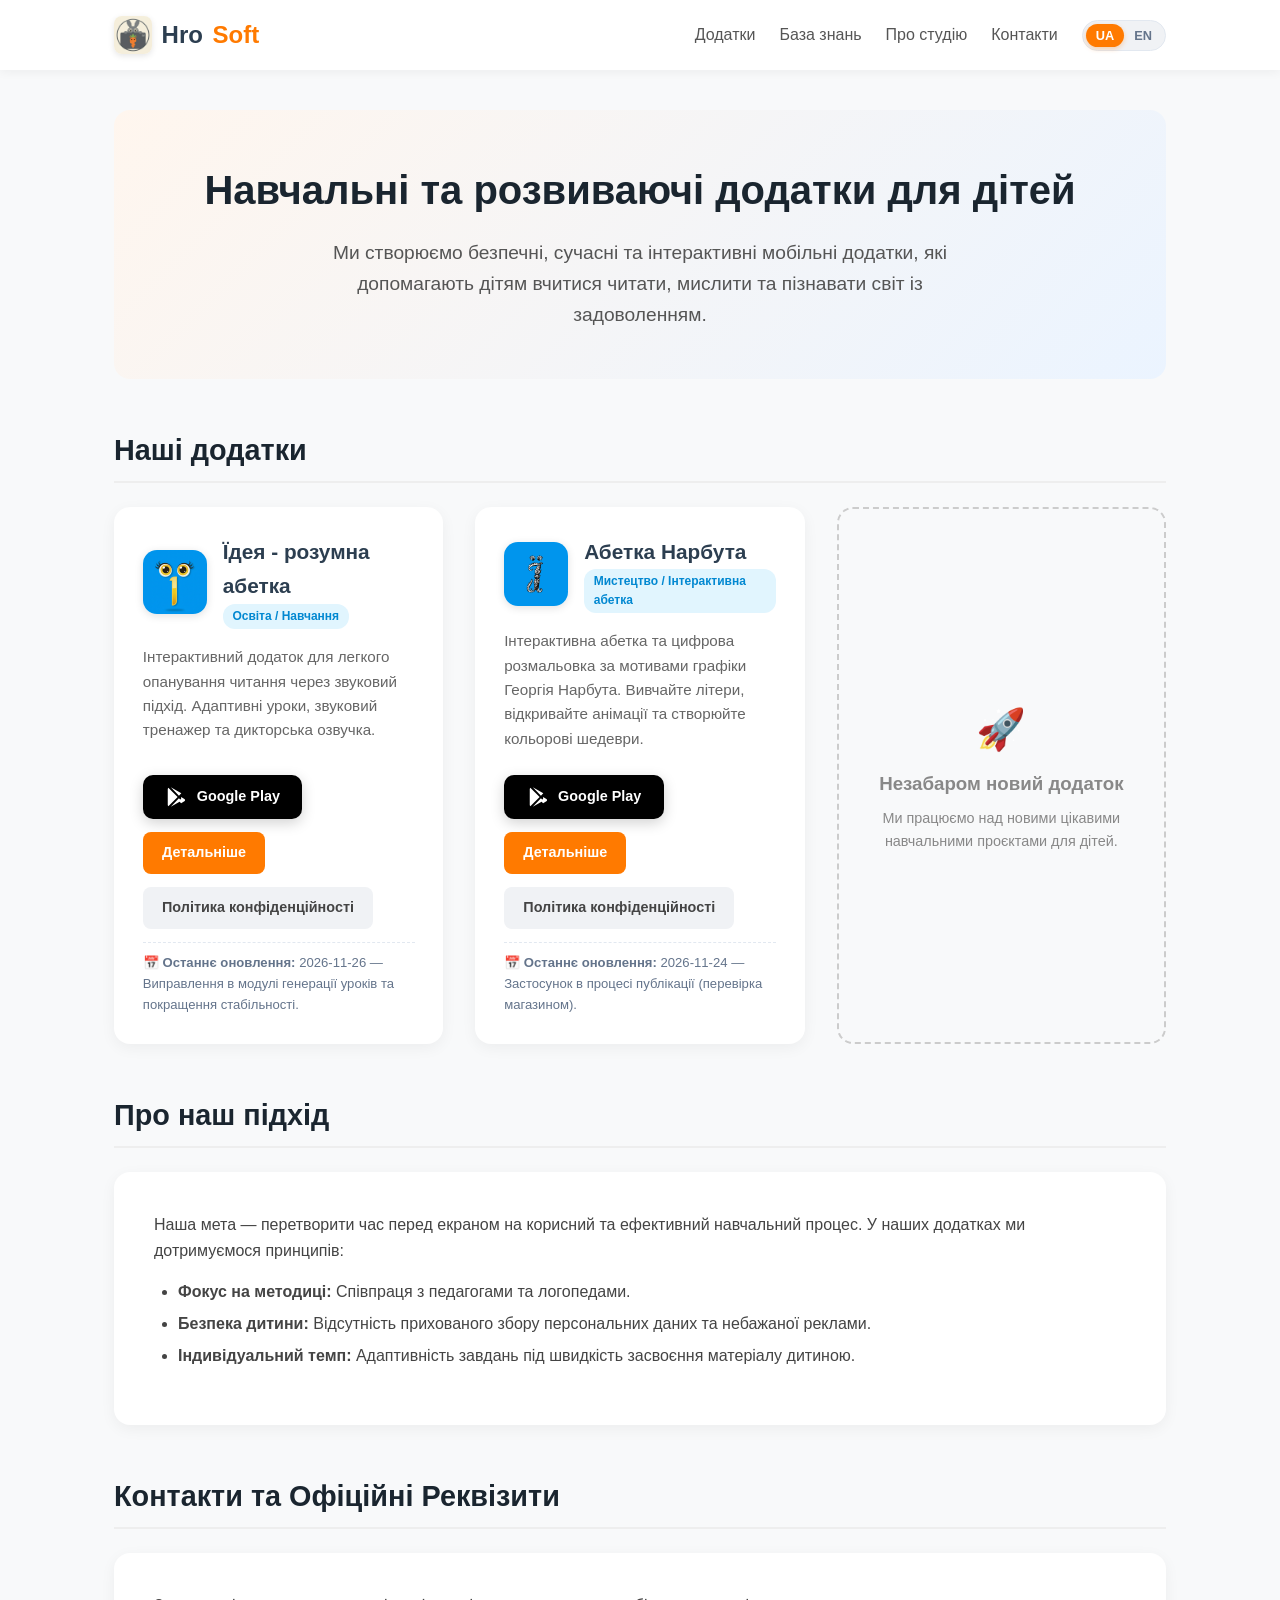
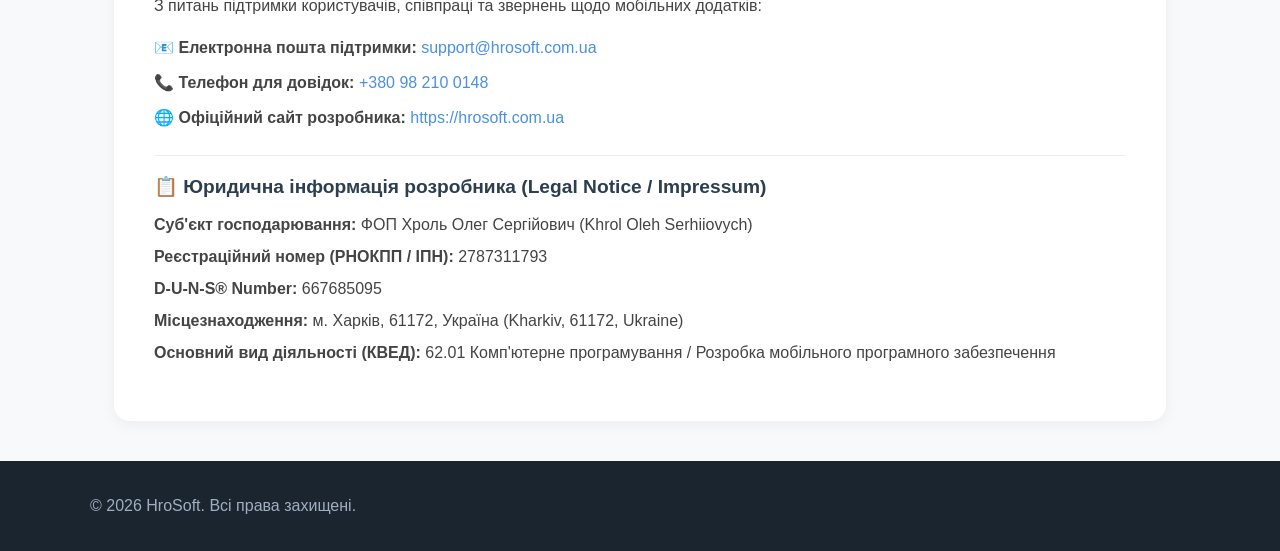
<file: index.html>
<!DOCTYPE html>
<html lang="uk">
<head>
    <meta charset="UTF-8">
    <meta name="viewport" content="width=device-width, initial-scale=1.0">
    <title>HroSoft — Інтерактивні та Навчальні Додатки для Дітей / Educational Apps for Kids</title>
    <meta name="description" content="Розробка сучасних, безпечних та якісних освітніх мобільних додатків для дітей. Educational apps for kids.">
    <link rel="canonical" href="https://hrosoft.com.ua/">
    <link rel="stylesheet" href="css/style.css">
    <!-- Google Tag Manager / Analytics -->
    <script async src="https://www.googletagmanager.com/gtm.js?id=GTM-NR4KRRZS"></script>
    <script>
      window.dataLayer = window.dataLayer || [];
      function gtag(){dataLayer.push(arguments);}
      gtag('js', new Date());
      gtag('config', 'GTM-NR4KRRZS', { 'allow_google_signals': false });
    </script>
    <script src="js/lang-switcher.js" defer></script>
    <script src="js/landing.js" defer></script>
    <script src="js/analytics.js" defer></script>
</head>
<body>

    <!-- Header Navigation -->
    <header>
        <div class="nav-container">
            <a href="index.html" class="logo">
                <img src="img/hrosoft_logo.jpg" alt="HroSoft">
                Hro<span>Soft</span>
            </a>
            <ul class="nav-links">
                <li><a href="#apps" data-lang="uk">Додатки</a><a href="#apps" data-lang="en">Apps</a></li>
                <li><a href="content/alphabet-for-kids/index.html" data-lang="uk">База знань</a><a href="content/alphabet-for-kids/index.html" data-lang="en">Knowledge Hub</a></li>
                <li><a href="#about" data-lang="uk">Про студію</a><a href="#about" data-lang="en">About Us</a></li>
                <li><a href="#contact" data-lang="uk">Контакти</a><a href="#contact" data-lang="en">Contact</a></li>
                <li>
                    <div class="lang-switcher">
                        <button class="lang-btn lang-btn-uk active">UA</button>
                        <button class="lang-btn lang-btn-en">EN</button>
                    </div>
                </li>
            </ul>
        </div>
    </header>

    <!-- Main Content Container -->
    <main class="container">

        <!-- Hero Section -->
        <section class="hero">
            <div data-lang="uk">
                <h1>Навчальні та розвиваючі додатки для дітей</h1>
                <p>Ми створюємо безпечні, сучасні та інтерактивні мобільні додатки, які допомагають дітям вчитися читати, мислити та пізнавати світ із задоволенням.</p>
            </div>
            <div data-lang="en">
                <h1>Educational & Interactive Apps for Kids</h1>
                <p>We craft safe, modern, and engaging mobile applications designed to help children learn reading, critical thinking, and exploring the world with joy.</p>
            </div>
        </section>

        <!-- Apps Section -->
        <section id="apps">
            <h2 class="section-title" data-lang="uk">Наші додатки</h2>
            <h2 class="section-title" data-lang="en">Our Applications</h2>

            <div class="app-grid">

                <!-- App Card 1: Alphabet for Kids -->
                <div class="app-card">
                    <div class="app-header">
                        <img src="img/alphabet-for-kids_app-icon.png" alt="Їдея - розумна абетка" class="app-icon-img">
                        <div class="app-title">
                            <h3 data-lang="uk">Їдея - розумна абетка</h3>
                            <h3 data-lang="en">Idea - Smart Alphabet for Kids</h3>
                            <span class="app-badge" data-lang="uk">Освіта / Навчання</span>
                            <span class="app-badge" data-lang="en">Education / Learning</span>
                        </div>
                    </div>
                    <p class="app-desc" data-lang="uk">
                        Інтерактивний додаток для легкого опанування читання через звуковий підхід. Адаптивні уроки, звуковий тренажер та дикторська озвучка.
                    </p>
                    <p class="app-desc" data-lang="en">
                        An interactive app for learning reading through a sound-focused phonics method. Adaptive lessons, voice trainer, and studio narration.
                    </p>
                    <div class="app-actions">
                        <a href="https://play.google.com/store/apps/details?id=com.khrololll.alphabetforkids" target="_blank" class="btn btn-playstore" data-lang="uk" onclick="HroSoftAnalytics.trackGooglePlayClick('home_app_card')">
                            <svg viewBox="0 0 24 24" fill="currentColor"><path d="M3.609 1.814L13.792 12 3.61 22.186A2.373 2.373 0 0 1 3 20.573V3.427c0-.623.235-1.205.609-1.613zm11.6 11.601l2.571 2.571-11.442 6.55 8.871-9.121zm0-2.83l-8.87-9.122 11.441 6.551-2.571 2.571zm2.348 1.415l3.585 2.053a1.498 1.498 0 0 1 0 2.594l-3.585 2.053-2.348-2.348 2.348-2.352z"/></svg>
                            Google Play
                        </a>
                        <a href="https://play.google.com/store/apps/details?id=com.khrololll.alphabetforkids" target="_blank" class="btn btn-playstore" data-lang="en" onclick="HroSoftAnalytics.trackGooglePlayClick('home_app_card')">
                            <svg viewBox="0 0 24 24" fill="currentColor"><path d="M3.609 1.814L13.792 12 3.61 22.186A2.373 2.373 0 0 1 3 20.573V3.427c0-.623.235-1.205.609-1.613zm11.6 11.601l2.571 2.571-11.442 6.55 8.871-9.121zm0-2.83l-8.87-9.122 11.441 6.551-2.571 2.571zm2.348 1.415l3.585 2.053a1.498 1.498 0 0 1 0 2.594l-3.585 2.053-2.348-2.348 2.348-2.352z"/></svg>
                            Google Play
                        </a>
                        <a href="apps/alphabet-for-kids.html" class="btn btn-primary" data-lang="uk">Детальніше</a>
                        <a href="apps/alphabet-for-kids.html" class="btn btn-primary" data-lang="en">Learn More</a>
                        <a href="privacy/alphabet-for-kids.html" class="btn btn-secondary" data-lang="uk">Політика конфіденційності</a>
                        <a href="privacy/alphabet-for-kids.html" class="btn btn-secondary" data-lang="en">Privacy Policy</a>
                    </div>
                    <div class="app-update-info" data-update-app="alphabet-for-kids" style="margin-top: 0.8rem; font-size: 0.82rem; color: #64748b; border-top: 1px dashed #e2e8f0; padding-top: 0.6rem;"></div>
                </div>

                <!-- App Card 2: Narbut Alphabet -->
                <div class="app-card">
                    <div class="app-header">
                        <img src="img/narbut-alphabet-icon.png" alt="Абетка Нарбута" class="app-icon-img">
                        <div class="app-title">
                            <h3 data-lang="uk">Абетка Нарбута</h3>
                            <h3 data-lang="en">Narbut Alphabet</h3>
                            <span class="app-badge" data-lang="uk">Мистецтво / Інтерактивна абетка</span>
                            <span class="app-badge" data-lang="en">Art / Interactive Alphabet</span>
                        </div>
                    </div>
                    <p class="app-desc" data-lang="uk">
                        Інтерактивна абетка та цифрова розмальовка за мотивами графіки Георгія Нарбута. Вивчайте літери, відкривайте анімації та створюйте кольорові шедеври.
                    </p>
                    <p class="app-desc" data-lang="en">
                        An interactive alphabet and digital coloring book based on Georgiy Narbut's graphics. Explore letters, animations, and create masterpieces.
                    </p>
                    <div class="app-actions">
                        <a href="https://play.google.com/store/apps/details?id=com.khrololll.narbutalphabet" target="_blank" class="btn btn-playstore" data-lang="uk" onclick="HroSoftAnalytics.trackGooglePlayClick('home_app_card')">
                            <svg viewBox="0 0 24 24" fill="currentColor"><path d="M3.609 1.814L13.792 12 3.61 22.186A2.373 2.373 0 0 1 3 20.573V3.427c0-.623.235-1.205.609-1.613zm11.6 11.601l2.571 2.571-11.442 6.55 8.871-9.121zm0-2.83l-8.87-9.122 11.441 6.551-2.571 2.571zm2.348 1.415l3.585 2.053a1.498 1.498 0 0 1 0 2.594l-3.585 2.053-2.348-2.348 2.348-2.352z"/></svg>
                            Google Play
                        </a>
                        <a href="https://play.google.com/store/apps/details?id=com.khrololll.narbutalphabet" target="_blank" class="btn btn-playstore" data-lang="en" onclick="HroSoftAnalytics.trackGooglePlayClick('home_app_card')">
                            <svg viewBox="0 0 24 24" fill="currentColor"><path d="M3.609 1.814L13.792 12 3.61 22.186A2.373 2.373 0 0 1 3 20.573V3.427c0-.623.235-1.205.609-1.613zm11.6 11.601l2.571 2.571-11.442 6.55 8.871-9.121zm0-2.83l-8.87-9.122 11.441 6.551-2.571 2.571zm2.348 1.415l3.585 2.053a1.498 1.498 0 0 1 0 2.594l-3.585 2.053-2.348-2.348 2.348-2.352z"/></svg>
                            Google Play
                        </a>
                        <a href="apps/narbut-alphabet.html" class="btn btn-primary" data-lang="uk">Детальніше</a>
                        <a href="apps/narbut-alphabet.html" class="btn btn-primary" data-lang="en">Learn More</a>
                        <a href="privacy/narbut-alphabet.html" class="btn btn-secondary" data-lang="uk">Політика конфіденційності</a>
                        <a href="privacy/narbut-alphabet.html" class="btn btn-secondary" data-lang="en">Privacy Policy</a>
                    </div>
                    <div class="app-update-info" data-update-app="narbut-alphabet" style="margin-top: 0.8rem; font-size: 0.82rem; color: #64748b; border-top: 1px dashed #e2e8f0; padding-top: 0.6rem;"></div>
                </div>

                <!-- Placeholder App Card 3 (Future App) -->
                <div class="app-card placeholder">
                    <div data-lang="uk">
                        <span style="font-size: 2.5rem; display: block; margin-bottom: 0.5rem;">🚀</span>
                        <h3>Незабаром новий додаток</h3>
                        <p style="font-size: 0.9rem; margin-top: 0.5rem;">Ми працюємо над новими цікавими навчальними проєктами для дітей.</p>
                    </div>
                    <div data-lang="en">
                        <span style="font-size: 2.5rem; display: block; margin-bottom: 0.5rem;">🚀</span>
                        <h3>New App Coming Soon</h3>
                        <p style="font-size: 0.9rem; margin-top: 0.5rem;">We are developing new engaging educational products for children.</p>
                    </div>
                </div>

            </div>
        </section>

        <!-- About Section -->
        <section id="about" style="margin-bottom: 3rem;">
            <h2 class="section-title" data-lang="uk">Про наш підхід</h2>
            <h2 class="section-title" data-lang="en">Our Pedagogical Approach</h2>
            <div class="doc-content">
                <div data-lang="uk">
                    <p>Наша мета — перетворити час перед екраном на корисний та ефективний навчальний процес. У наших додатках ми дотримуємося принципів:</p>
                    <ul>
                        <li><strong>Фокус на методиці:</strong> Співпраця з педагогами та логопедами.</li>
                        <li><strong>Безпека дитини:</strong> Відсутність прихованого збору персональних даних та небажаної реклами.</li>
                        <li><strong>Індивідуальний темп:</strong> Адаптивність завдань під швидкість засвоєння матеріалу дитиною.</li>
                    </ul>
                </div>
                <div data-lang="en">
                    <p>Our mission is to turn screen time into a fruitful and effective educational experience. In all our applications, we follow strict core principles:</p>
                    <ul>
                        <li><strong>Phonics & Pedagogy:</strong> Developed in alignment with speech therapists and educators.</li>
                        <li><strong>Child Safety First:</strong> Zero personal data tracking, no third-party ads, fully COPPA compliant.</li>
                        <li><strong>Adaptive Pace:</strong> Smart algorithms tailored to each child's individual learning speed.</li>
                    </ul>
                </div>
            </div>
        </section>

        <!-- Contact & Legal Section -->
        <section id="contact">
            <h2 class="section-title" data-lang="uk">Контакти та Офіційні Реквізити</h2>
            <h2 class="section-title" data-lang="en">Contact & Legal Notice</h2>
            <div class="doc-content">
                <div data-lang="uk">
                    <p>З питань підтримки користувачів, співпраці та звернень щодо мобільних додатків:</p>
                    <ul style="list-style: none; padding-left: 0; margin-bottom: 1.5rem;">
                        <li style="margin-bottom: 0.6rem;">
                            📧 <strong>Електронна пошта підтримки:</strong>
                            <a href="mailto:support@hrosoft.com.ua">support@hrosoft.com.ua</a>
                        </li>
                        <li style="margin-bottom: 0.6rem;">
                            📞 <strong>Телефон для довідок:</strong>
                            <a href="tel:+380982100148">+380 98 210 0148</a>
                        </li>
                        <li style="margin-bottom: 0.6rem;">
                            🌐 <strong>Офіційний сайт розробника:</strong>
                            <a href="https://hrosoft.com.ua">https://hrosoft.com.ua</a>
                        </li>
                    </ul>

                    <h3 style="font-size: 1.2rem; color: #2c3e50; margin-top: 1.5rem; margin-bottom: 0.6rem; border-top: 1px solid #eee; padding-top: 1rem;">
                        📋 Юридична інформація розробника (Legal Notice / Impressum)
                    </h3>
                    <ul style="list-style: none; padding-left: 0;">
                        <li style="margin-bottom: 0.4rem;">
                            <strong>Суб'єкт господарювання:</strong> ФОП Хроль Олег Сергійович (Khrol Oleh Serhiiovych)
                        </li>
                        <li style="margin-bottom: 0.4rem;">
                            <strong>Реєстраційний номер (РНОКПП / ІПН):</strong> 2787311793
                        </li>
                        <li style="margin-bottom: 0.4rem;">
                            <strong>D-U-N-S® Number:</strong> 667685095
                        </li>
                        <li style="margin-bottom: 0.4rem;">
                            <strong>Місцезнаходження:</strong> м. Харків, 61172, Україна (Kharkiv, 61172, Ukraine)
                        </li>
                        <li style="margin-bottom: 0.4rem;">
                            <strong>Основний вид діяльності (КВЕД):</strong> 62.01 Комп'ютерне програмування / Розробка мобільного програмного забезпечення
                        </li>
                    </ul>
                </div>
                <div data-lang="en">
                    <p>For customer support, inquiries, and partnership requests:</p>
                    <ul style="list-style: none; padding-left: 0; margin-bottom: 1.5rem;">
                        <li style="margin-bottom: 0.6rem;">
                            📧 <strong>Support Email:</strong>
                            <a href="mailto:support@hrosoft.com.ua">support@hrosoft.com.ua</a>
                        </li>
                        <li style="margin-bottom: 0.6rem;">
                            📞 <strong>Phone:</strong>
                            <a href="tel:+380982100148">+380 98 210 0148</a>
                        </li>
                        <li style="margin-bottom: 0.6rem;">
                            🌐 <strong>Official Website:</strong>
                            <a href="https://hrosoft.com.ua">https://hrosoft.com.ua</a>
                        </li>
                    </ul>

                    <h3 style="font-size: 1.2rem; color: #2c3e50; margin-top: 1.5rem; margin-bottom: 0.6rem; border-top: 1px solid #eee; padding-top: 1rem;">
                        📋 Publisher Information & Legal Impressum
                    </h3>
                    <ul style="list-style: none; padding-left: 0;">
                        <li style="margin-bottom: 0.4rem;">
                            <strong>Publisher Entity:</strong> Sole Proprietor Khrol Oleh Serhiiovych (HroSoft)
                        </li>
                        <li style="margin-bottom: 0.4rem;">
                            <strong>Tax Registration Number (INN/РНОКПП):</strong> 2787311793
                        </li>
                        <li style="margin-bottom: 0.4rem;">
                            <strong>D-U-N-S® Number:</strong> 667685095
                        </li>
                        <li style="margin-bottom: 0.4rem;">
                            <strong>Business Location:</strong> Kharkiv, 61172, Ukraine
                        </li>
                        <li style="margin-bottom: 0.4rem;">
                            <strong>Primary Activity (NACE / KVED):</strong> 62.01 Computer Programming / Mobile Software Development
                        </li>
                    </ul>
                </div>
            </div>
        </section>

    </main>

    <!-- Footer -->
    <footer>
        <div class="footer-container">
            <div>
                &copy; 2026 HroSoft. <span data-lang="uk">Всі права захищені.</span><span data-lang="en">All rights reserved.</span>
            </div>
        </div>
    </footer>

</body>
</html>
</file>
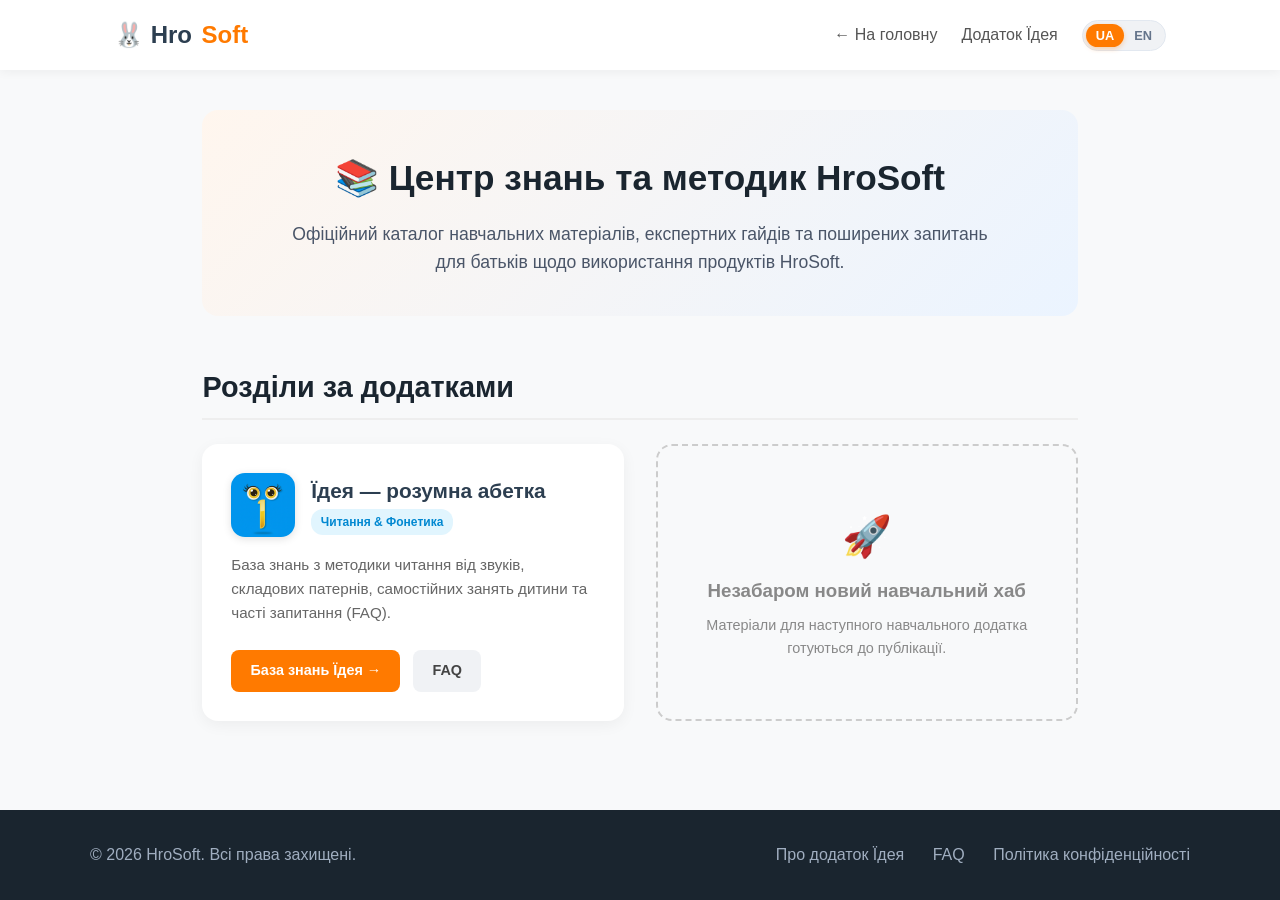
<file: content/index.html>
<!DOCTYPE html>
<html lang="uk">
<head>
    <meta charset="UTF-8">
    <meta name="viewport" content="width=device-width, initial-scale=1.0">
    <title>Центр знань HroSoft | Навчальні матеріали та методики для батьків</title>
    <meta name="description" content="Загальний навчальний хаб HroSoft: розбір методик читання, часті запитання та експертні гайди для батьків дошкільнят.">
    <link rel="stylesheet" href="../css/style.css">
    <!-- Google Tag Manager / Analytics -->
    <script async src="https://www.googletagmanager.com/gtm.js?id=GTM-NR4KRRZS"></script>
    <script>
      window.dataLayer = window.dataLayer || [];
      function gtag(){dataLayer.push(arguments);}
      gtag('js', new Date());
      gtag('config', 'GTM-NR4KRRZS', { 'allow_google_signals': false });
    </script>
    <script src="../js/lang-switcher.js" defer></script>
    <script src="../js/analytics.js" defer></script>
</head>
<body>

    <!-- Header Navigation -->
    <header>
        <div class="nav-container">
            <a href="../index.html" class="logo">
                🐰 Hro<span>Soft</span>
            </a>
            <ul class="nav-links">
                <li><a href="../index.html#apps" data-lang="uk">← На головну</a><a href="../index.html#apps" data-lang="en">← Home Page</a></li>
                <li><a href="../apps/alphabet-for-kids.html" data-lang="uk">Додаток Їдея</a><a href="../apps/alphabet-for-kids.html" data-lang="en">Idea App</a></li>
                <li>
                    <div class="lang-switcher">
                        <button class="lang-btn lang-btn-uk active">UA</button>
                        <button class="lang-btn lang-btn-en">EN</button>
                    </div>
                </li>
            </ul>
        </div>
    </header>

    <!-- Main Content Container -->
    <main class="container">

        <section class="hero" style="text-align: center; padding: 2.5rem 1.5rem; background: linear-gradient(135deg, #FFF6EE 0%, #EBF4FF 100%);">
            <h1 data-lang="uk" style="font-size: 2.2rem; color: #1a252f; margin-bottom: 0.8rem;">📚 Центр знань та методик HroSoft</h1>
            <h1 data-lang="en" style="font-size: 2.2rem; color: #1a252f; margin-bottom: 0.8rem;">📚 HroSoft Knowledge & Educational Hub</h1>
            <p data-lang="uk" style="font-size: 1.1rem; color: #4a5568; max-width: 700px; margin: 0 auto;">
                Офіційний каталог навчальних матеріалів, експертних гайдів та поширених запитань для батьків щодо використання продуктів HroSoft.
            </p>
            <p data-lang="en" style="font-size: 1.1rem; color: #4a5568; max-width: 700px; margin: 0 auto;">
                Official directory of educational articles, expert guidelines, and parent FAQs for HroSoft products.
            </p>
        </section>

        <!-- Product Hubs Grid -->
        <section style="margin: 3rem 0;">
            <h2 class="section-title" data-lang="uk">Розділи за додатками</h2>
            <h2 class="section-title" data-lang="en">App Knowledge Hubs</h2>

            <div class="app-grid">

                <!-- Hub Card 1: Alphabet for Kids -->
                <div class="app-card">
                    <div class="app-header">
                        <img src="../img/alphabet-for-kids_app-icon.png" alt="Їдея - розумна абетка" class="app-icon-img">
                        <div class="app-title">
                            <h3 data-lang="uk">Їдея — розумна абетка</h3>
                            <h3 data-lang="en">Idea — Smart Alphabet for Kids</h3>
                            <span class="app-badge" data-lang="uk">Читання &amp; Фонетика</span>
                            <span class="app-badge" data-lang="en">Phonics &amp; Reading</span>
                        </div>
                    </div>
                    <p class="app-desc" data-lang="uk">
                        База знань з методики читання від звуків, складових патернів, самостійних занять дитини та часті запитання (FAQ).
                    </p>
                    <p class="app-desc" data-lang="en">
                        Knowledge hub on phonics reading methods, syllable patterns, independent learning guidance, and parent FAQs.
                    </p>
                    <div class="app-actions">
                        <a href="alphabet-for-kids/index.html" class="btn btn-primary" data-lang="uk">База знань Їдея →</a>
                        <a href="alphabet-for-kids/index.html" class="btn btn-primary" data-lang="en">Idea Hub →</a>
                        <a href="alphabet-for-kids/faq.html" class="btn btn-secondary" data-lang="uk">FAQ</a>
                        <a href="alphabet-for-kids/faq.html" class="btn btn-secondary" data-lang="en">FAQ</a>
                    </div>
                </div>

                <!-- Hub Card 2: Upcoming App Placeholder -->
                <div class="app-card placeholder">
                    <div data-lang="uk">
                        <span style="font-size: 2.5rem; display: block; margin-bottom: 0.5rem;">🚀</span>
                        <h3>Незабаром новий навчальний хаб</h3>
                        <p style="font-size: 0.9rem; margin-top: 0.5rem;">Матеріали для наступного навчального додатка готуються до публікації.</p>
                    </div>
                    <div data-lang="en">
                        <span style="font-size: 2.5rem; display: block; margin-bottom: 0.5rem;">🚀</span>
                        <h3>New Knowledge Hub Coming Soon</h3>
                        <p style="font-size: 0.9rem; margin-top: 0.5rem;">Materials for our upcoming educational products are currently in development.</p>
                    </div>
                </div>

            </div>
        </section>

    </main>

    <!-- Footer -->
    <footer>
        <div class="footer-container">
            <div>
                &copy; 2026 HroSoft. <span data-lang="uk">Всі права захищені.</span><span data-lang="en">All rights reserved.</span>
            </div>
            <div class="footer-links">
                <a href="../apps/alphabet-for-kids.html" data-lang="uk">Про додаток Їдея</a>
                <a href="../apps/alphabet-for-kids.html" data-lang="en">About App</a>
                <a href="alphabet-for-kids/faq.html" data-lang="uk">FAQ</a>
                <a href="alphabet-for-kids/faq.html" data-lang="en">FAQ</a>
                <a href="../privacy/alphabet-for-kids.html" data-lang="uk">Політика конфіденційності</a>
                <a href="../privacy/alphabet-for-kids.html" data-lang="en">Privacy Policy</a>
            </div>
        </div>
    </footer>

</body>
</html>
</file>
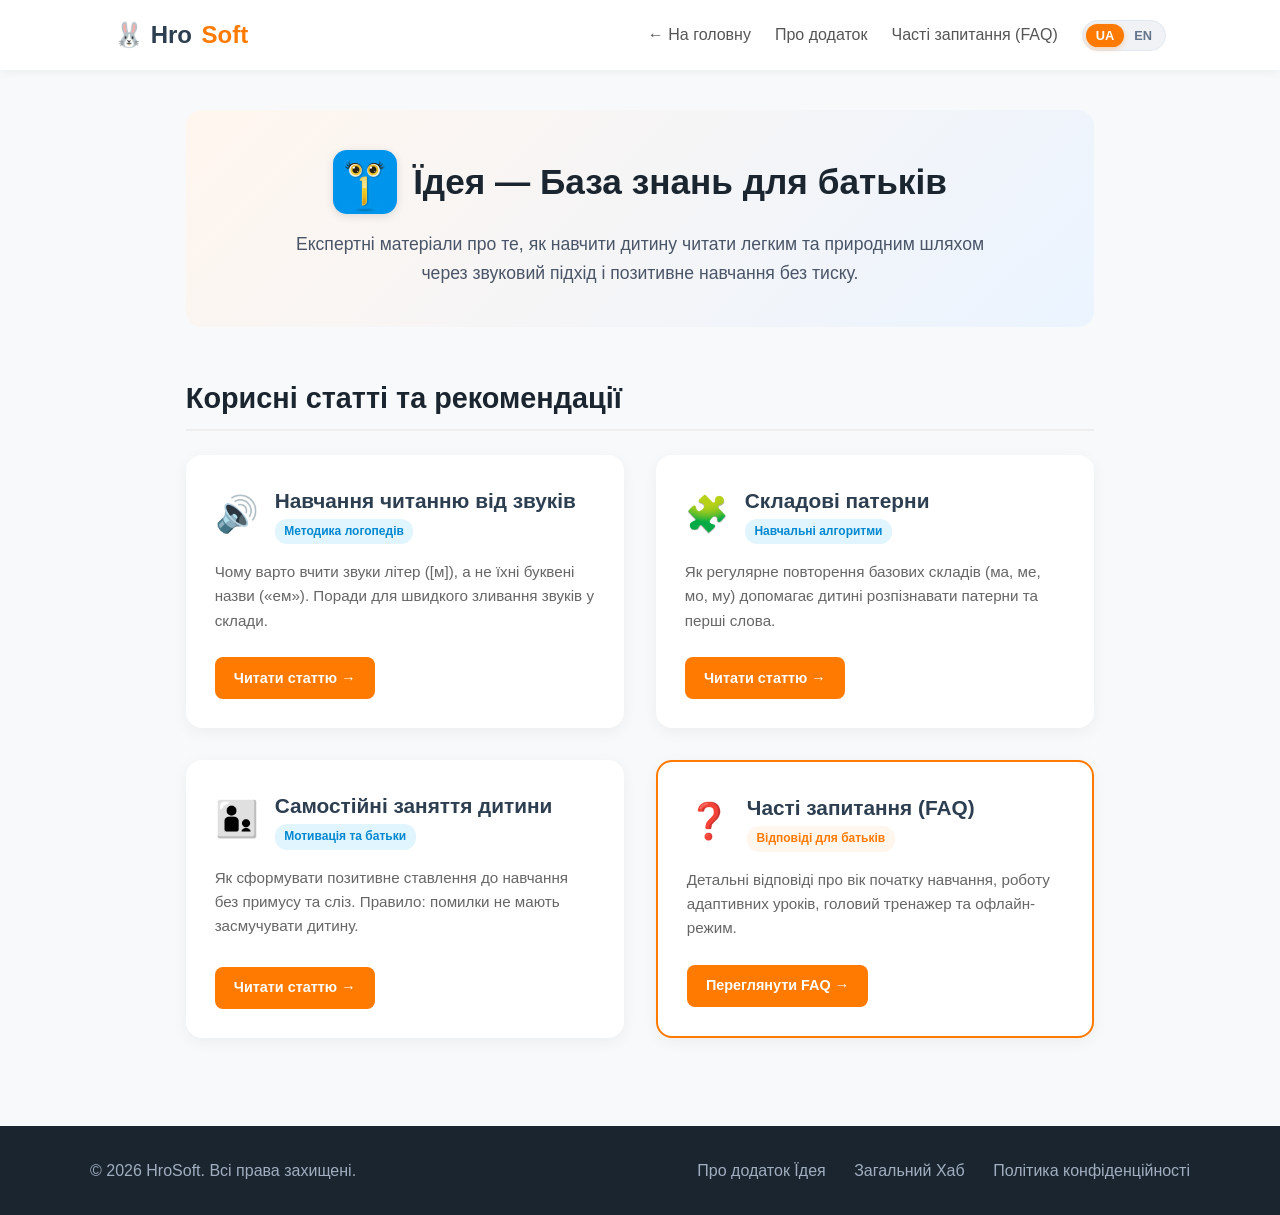
<file: content/alphabet-for-kids/index.html>
<!DOCTYPE html>
<html lang="uk">
<head>
    <meta charset="UTF-8">
    <meta name="viewport" content="width=device-width, initial-scale=1.0">
    <title>База знань: Їдея — розумна абетка | HroSoft Educational Hub</title>
    <meta name="description" content="Експертні статті, поради логопедів та методичні матеріали для навчання дітей читанню з додатоком Їдея - розумна абетка.">
    <link rel="stylesheet" href="../../css/style.css">
    <!-- Google Tag Manager / Analytics -->
    <script async src="https://www.googletagmanager.com/gtm.js?id=GTM-NR4KRRZS"></script>
    <script>
      window.dataLayer = window.dataLayer || [];
      function gtag(){dataLayer.push(arguments);}
      gtag('js', new Date());
      gtag('config', 'GTM-NR4KRRZS', { 'allow_google_signals': false });
    </script>
    <script src="../../js/lang-switcher.js" defer></script>
    <script src="../../js/analytics.js" defer></script>
</head>
<body>

    <!-- Header Navigation -->
    <header>
        <div class="nav-container">
            <a href="../../index.html" class="logo">
                🐰 Hro<span>Soft</span>
            </a>
            <ul class="nav-links">
                <li><a href="../../index.html#apps" data-lang="uk">← На головну</a><a href="../../index.html#apps" data-lang="en">← Home Page</a></li>
                <li><a href="../../apps/alphabet-for-kids.html" data-lang="uk">Про додаток</a><a href="../../apps/alphabet-for-kids.html" data-lang="en">About App</a></li>
                <li><a href="faq.html" data-lang="uk">Часті запитання (FAQ)</a><a href="faq.html" data-lang="en">FAQ</a></li>
                <li>
                    <div class="lang-switcher">
                        <button class="lang-btn lang-btn-uk active">UA</button>
                        <button class="lang-btn lang-btn-en">EN</button>
                    </div>
                </li>
            </ul>
        </div>
    </header>

    <!-- Main Content Container -->
    <main class="container">

        <section class="hero" style="text-align: center; padding: 2.5rem 1.5rem; background: linear-gradient(135deg, #FFF6EE 0%, #EBF4FF 100%);">
            <div style="display: flex; align-items: center; justify-content: center; gap: 1rem; margin-bottom: 1rem;">
                <img src="../../img/alphabet-for-kids_app-icon.png" alt="Їдея - розумна абетка" class="app-icon-img">
                <h1 data-lang="uk" style="font-size: 2.2rem; color: #1a252f; margin: 0;">Їдея — База знань для батьків</h1>
                <h1 data-lang="en" style="font-size: 2.2rem; color: #1a252f; margin: 0;">Idea — Knowledge Hub for Parents</h1>
            </div>
            <p data-lang="uk" style="font-size: 1.1rem; color: #4a5568; max-width: 700px; margin: 0 auto;">
                Експертні матеріали про те, як навчити дитину читати легким та природним шляхом через звуковий підхід і позитивне навчання без тиску.
            </p>
            <p data-lang="en" style="font-size: 1.1rem; color: #4a5568; max-width: 700px; margin: 0 auto;">
                Expert articles on how to teach a child to read through a phonics-first approach and positive motivation without stress.
            </p>
        </section>

        <!-- Articles Grid -->
        <section style="margin: 3rem 0;">
            <h2 class="section-title" data-lang="uk">Корисні статті та рекомендації</h2>
            <h2 class="section-title" data-lang="en">Articles & Guidelines</h2>

            <div class="app-grid">

                <!-- Article 1 -->
                <div class="app-card">
                    <div class="app-header">
                        <span style="font-size: 2.2rem;">🔊</span>
                        <div class="app-title">
                            <h3 data-lang="uk">Навчання читанню від звуків</h3>
                            <h3 data-lang="en">Phonics-First Method</h3>
                            <span class="app-badge" data-lang="uk">Методика логопедів</span>
                            <span class="app-badge" data-lang="en">Speech Pathology</span>
                        </div>
                    </div>
                    <p class="app-desc" data-lang="uk">
                        Чому варто вчити звуки літер ([м]), а не їхні буквені назви («ем»). Поради для швидкого зливання звуків у склади.
                    </p>
                    <p class="app-desc" data-lang="en">
                        Why learning letter sounds ([m]) instead of letter names ("em") helps children blend sounds into syllables effortlessly.
                    </p>
                    <div class="app-actions">
                        <a href="phonics-reading.html" class="btn btn-primary" data-lang="uk">Читати статтю →</a>
                        <a href="phonics-reading.html" class="btn btn-primary" data-lang="en">Read Article →</a>
                    </div>
                </div>

                <!-- Article 2 -->
                <div class="app-card">
                    <div class="app-header">
                        <span style="font-size: 2.2rem;">🧩</span>
                        <div class="app-title">
                            <h3 data-lang="uk">Складові патерни</h3>
                            <h3 data-lang="en">Syllable Patterns</h3>
                            <span class="app-badge" data-lang="uk">Навчальні алгоритми</span>
                            <span class="app-badge" data-lang="en">Learning Patterns</span>
                        </div>
                    </div>
                    <p class="app-desc" data-lang="uk">
                        Як регулярне повторення базових складів (ма, ме, мо, му) допомагає дитині розпізнавати патерни та перші слова.
                    </p>
                    <p class="app-desc" data-lang="en">
                        How systematic syllable pattern practice helps children transition from individual sounds to word recognition.
                    </p>
                    <div class="app-actions">
                        <a href="syllable-patterns.html" class="btn btn-primary" data-lang="uk">Читати статтю →</a>
                        <a href="syllable-patterns.html" class="btn btn-primary" data-lang="en">Read Article →</a>
                    </div>
                </div>

                <!-- Article 3 -->
                <div class="app-card">
                    <div class="app-header">
                        <span style="font-size: 2.2rem;">👨‍👦</span>
                        <div class="app-title">
                            <h3 data-lang="uk">Самостійні заняття дитини</h3>
                            <h3 data-lang="en">Independent Learning</h3>
                            <span class="app-badge" data-lang="uk">Мотивація та батьки</span>
                            <span class="app-badge" data-lang="en">Child Psychology</span>
                        </div>
                    </div>
                    <p class="app-desc" data-lang="uk">
                        Як сформувати позитивне ставлення до навчання без примусу та сліз. Правило: помилки не мають засмучувати дитину.
                    </p>
                    <p class="app-desc" data-lang="en">
                        How to foster positive learning motivation without pressure. Principle: mistakes should never discourage a child.
                    </p>
                    <div class="app-actions">
                        <a href="independent-child-learning.html" class="btn btn-primary" data-lang="uk">Читати статтю →</a>
                        <a href="independent-child-learning.html" class="btn btn-primary" data-lang="en">Read Article →</a>
                    </div>
                </div>

                <!-- FAQ Hub Card -->
                <div class="app-card" style="border: 2px solid #FF7A00;">
                    <div class="app-header">
                        <span style="font-size: 2.2rem;">❓</span>
                        <div class="app-title">
                            <h3 data-lang="uk">Часті запитання (FAQ)</h3>
                            <h3 data-lang="en">Frequently Asked Questions</h3>
                            <span class="app-badge" style="background: #FFF6EE; color: #FF7A00;" data-lang="uk">Відповіді для батьків</span>
                            <span class="app-badge" style="background: #FFF6EE; color: #FF7A00;" data-lang="en">Parent Guidance</span>
                        </div>
                    </div>
                    <p class="app-desc" data-lang="uk">
                        Детальні відповіді про вік початку навчання, роботу адаптивних уроків, головий тренажер та офлайн-режим.
                    </p>
                    <p class="app-desc" data-lang="en">
                        Comprehensive answers regarding starting age, adaptive engine algorithms, speech recognition, and offline usage.
                    </p>
                    <div class="app-actions">
                        <a href="faq.html" class="btn btn-primary" data-lang="uk">Переглянути FAQ →</a>
                        <a href="faq.html" class="btn btn-primary" data-lang="en">View FAQ →</a>
                    </div>
                </div>

            </div>
        </section>

    </main>

    <!-- Footer -->
    <footer>
        <div class="footer-container">
            <div>
                &copy; 2026 HroSoft. <span data-lang="uk">Всі права захищені.</span><span data-lang="en">All rights reserved.</span>
            </div>
            <div class="footer-links">
                <a href="../../apps/alphabet-for-kids.html" data-lang="uk">Про додаток Їдея</a>
                <a href="../../apps/alphabet-for-kids.html" data-lang="en">About App</a>
                <a href="../index.html" data-lang="uk">Загальний Хаб</a>
                <a href="../index.html" data-lang="en">Knowledge Hub</a>
                <a href="../../privacy/alphabet-for-kids.html" data-lang="uk">Політика конфіденційності</a>
                <a href="../../privacy/alphabet-for-kids.html" data-lang="en">Privacy Policy</a>
            </div>
        </div>
    </footer>

</body>
</html>
</file>
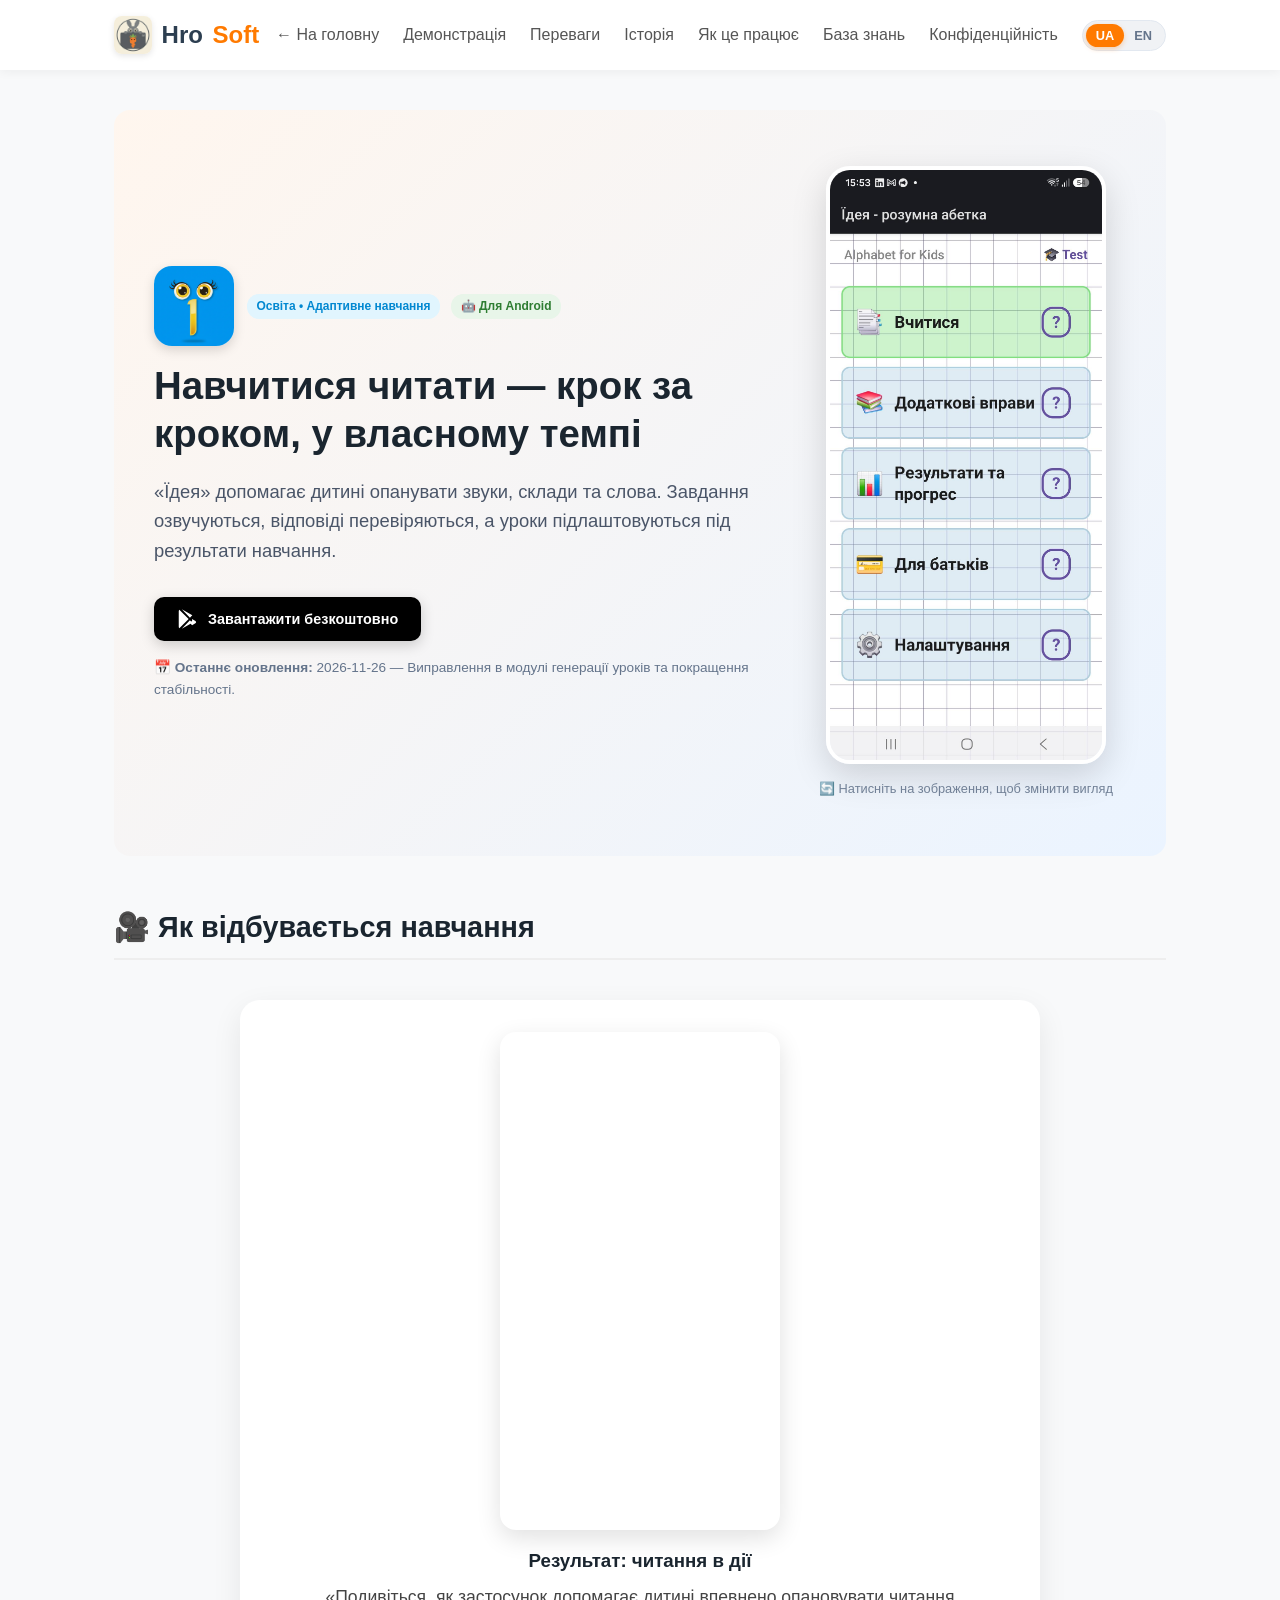
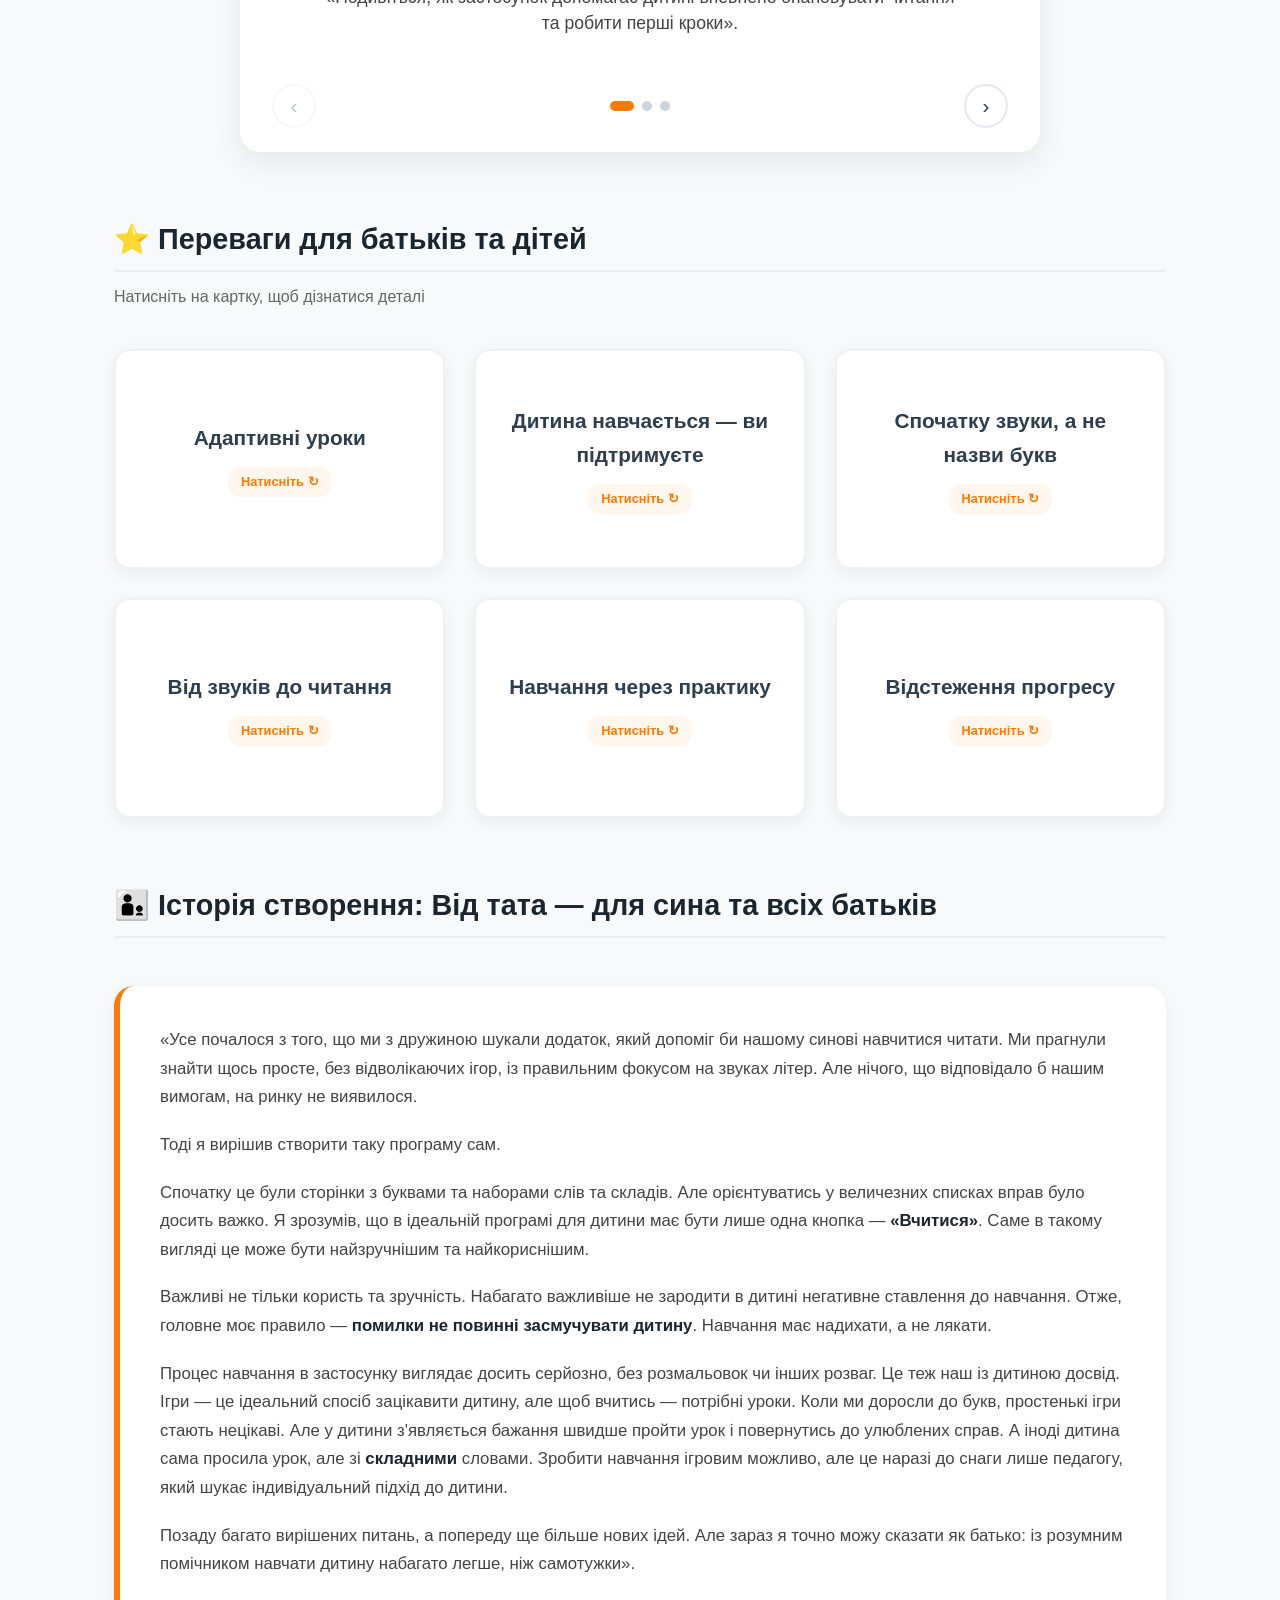
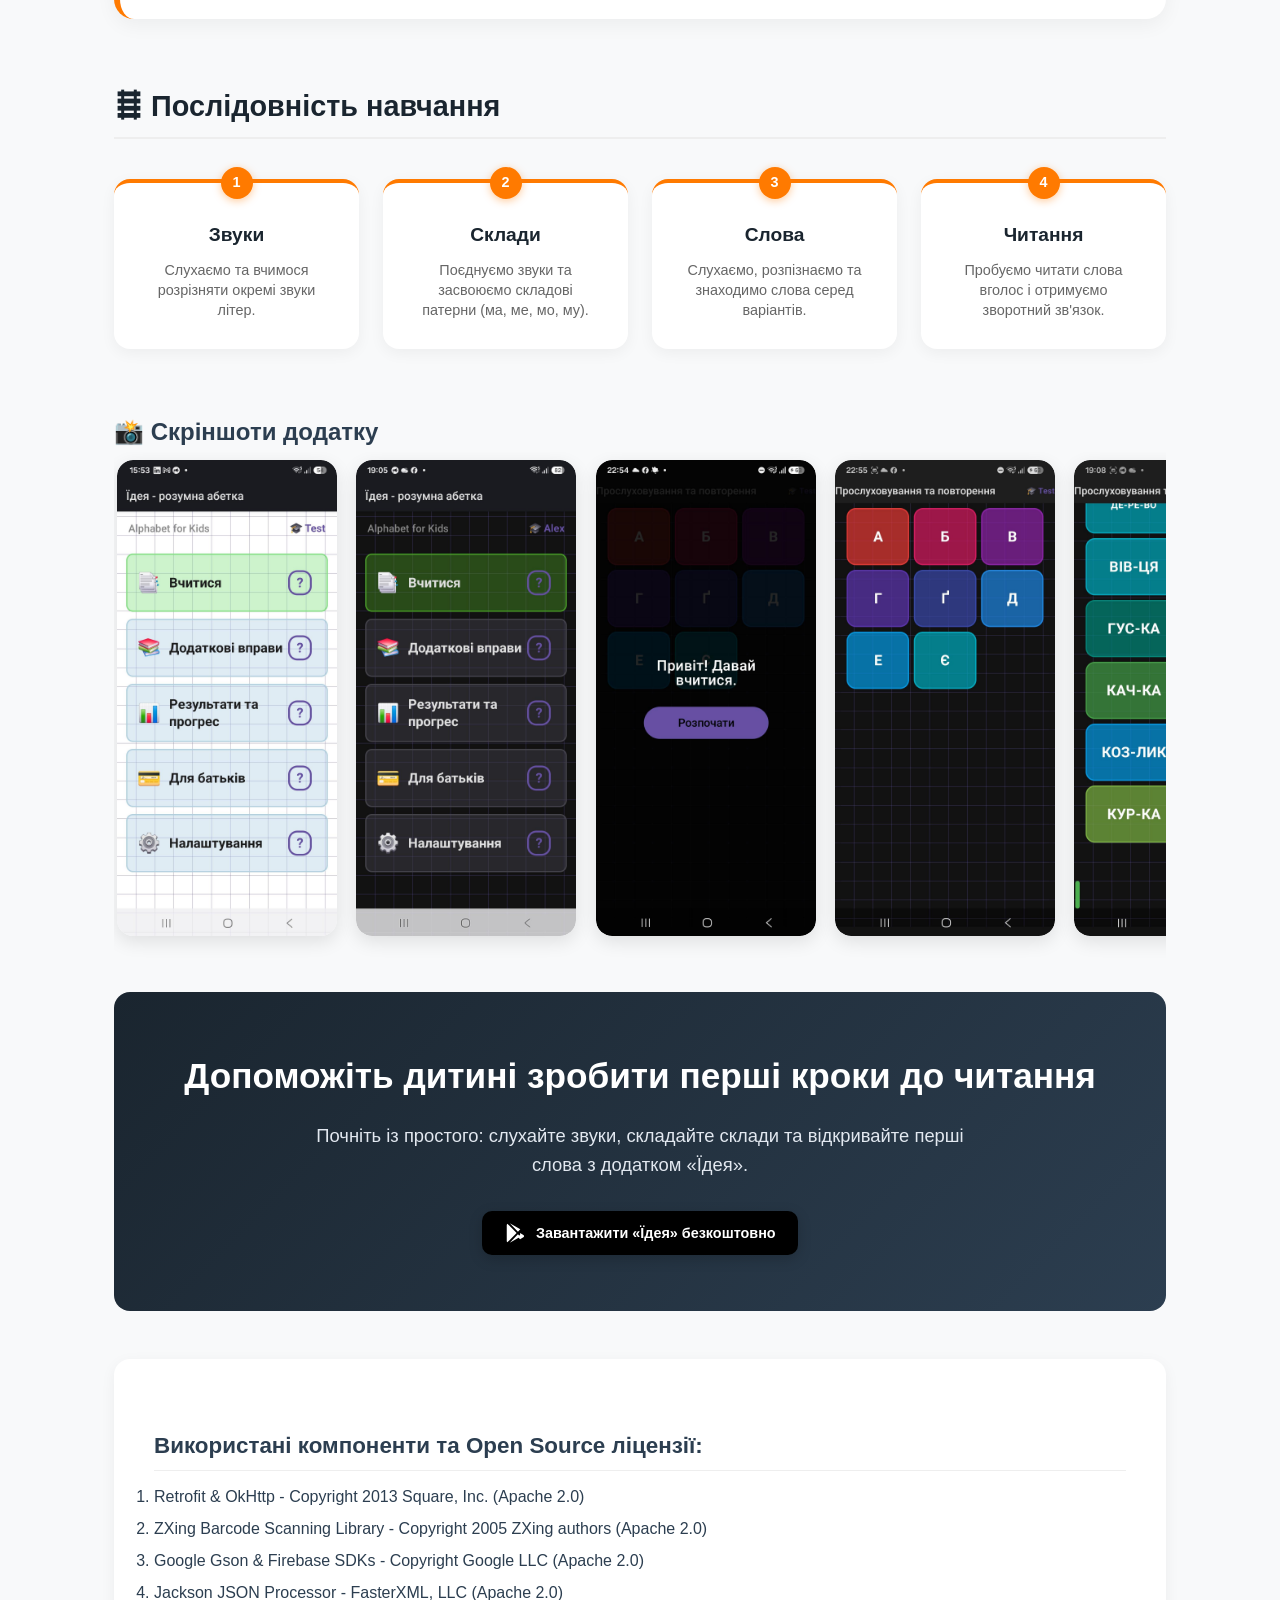
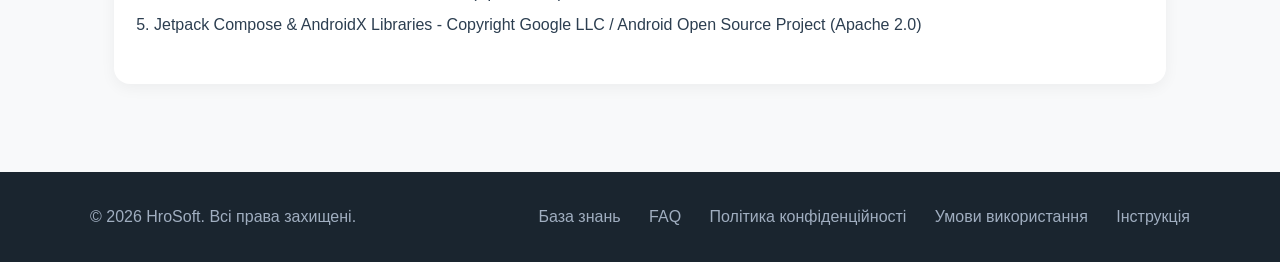
<file: apps/alphabet-for-kids.html>
<!DOCTYPE html>
<html lang="uk">
<head>
    <meta charset="UTF-8">
    <meta name="viewport" content="width=device-width, initial-scale=1.0">
    <title>Їдея — розумна абетка | Навчитися читати крок за кроком</title>
    <meta name="description" content="Розумний додаток для навчання дітей читанню українською мовою через звуки, склади та слова. Адаптивні уроки та перевірка знань.">
    <link rel="canonical" href="https://hrosoft.com.ua/apps/alphabet-for-kids.html">
    <link rel="stylesheet" href="../css/style.css">
    <!-- Google Tag Manager / Analytics -->
    <script async src="https://www.googletagmanager.com/gtm.js?id=GTM-NR4KRRZS"></script>
    <script>
      window.dataLayer = window.dataLayer || [];
      function gtag(){dataLayer.push(arguments);}
      gtag('js', new Date());
      gtag('config', 'GTM-NR4KRRZS', { 'allow_google_signals': false });
    </script>
    <script src="../js/lang-switcher.js" defer></script>
    <script src="../js/landing.js" defer></script>
    <script src="../js/analytics.js" defer></script>

    <!-- Schema.org SoftwareApplication Structured Data for App & LLM Indexing -->
    <script type="application/ld+json">
    {
      "@context": "https://schema.org",
      "@type": "SoftwareApplication",
      "name": "Їдея — розумна абетка",
      "alternateName": "Idea - Smart Alphabet for Kids",
      "operatingSystem": "ANDROID",
      "applicationCategory": "EducationalApplication",
      "contentRating": "Everyone",
      "offers": {
        "@type": "Offer",
        "price": "0",
        "priceCurrency": "UAH"
      },
      "author": {
        "@type": "Organization",
        "name": "HroSoft",
        "url": "https://hrosoft.com.ua"
      },
      "downloadUrl": "https://play.google.com/store/apps/details?id=com.khrololll.alphabetforkids"
    }
    </script>
</head>
<body>

    <!-- Header Navigation -->
    <header>
        <div class="nav-container">
            <a href="../index.html" class="logo">
                <img src="../img/hrosoft_logo.jpg" alt="HroSoft">
                Hro<span>Soft</span>
            </a>
            <ul class="nav-links">
                <li><a href="../index.html#apps" data-lang="uk">← На головну</a><a href="../index.html#apps" data-lang="en">← Home Page</a></li>
                <li><a href="#demo" data-lang="uk">Демонстрація</a><a href="#demo" data-lang="en">Demo</a></li>
                <li><a href="#benefits" data-lang="uk">Переваги</a><a href="#benefits" data-lang="en">Benefits</a></li>
                <li><a href="#story" data-lang="uk">Історія</a><a href="#story" data-lang="en">Story</a></li>
                <li><a href="#how-it-works" data-lang="uk">Як це працює</a><a href="#how-it-works" data-lang="en">How it Works</a></li>
                <li><a href="../content/alphabet-for-kids/index.html" data-lang="uk">База знань</a><a href="../content/alphabet-for-kids/index.html" data-lang="en">Knowledge Hub</a></li>
                <li><a href="../privacy/alphabet-for-kids.html" data-lang="uk">Конфіденційність</a><a href="../privacy/alphabet-for-kids.html" data-lang="en">Privacy</a></li>
                <li>
                    <div class="lang-switcher">
                        <button class="lang-btn lang-btn-uk active">UA</button>
                        <button class="lang-btn lang-btn-en">EN</button>
                    </div>
                </li>
            </ul>
        </div>
    </header>

    <!-- Main Content Container -->
    <main class="container">

        <!-- ==========================================
             БЛОК 1. ПЕРШИЙ ЕКРАН (HERO)
             ========================================== -->
        <section class="hero" style="text-align: left; padding: 3.5rem 2.5rem; background: linear-gradient(135deg, #FFF6EE 0%, #EBF4FF 100%);">
            <div style="display: flex; align-items: center; justify-content: space-between; flex-wrap: wrap; gap: 2rem;">
                <div style="flex: 1; min-width: 300px;">
                    <div style="display: flex; align-items: center; gap: 0.8rem; margin-bottom: 1rem;">
                        <img src="../img/alphabet-for-kids_app-icon.png" alt="Їдея - розумна абетка" class="app-icon-img-large">
                        <div>
                            <span class="app-badge" data-lang="uk">Освіта • Адаптивне навчання</span>
                            <span class="app-badge" data-lang="en">Education • Adaptive Phonics</span>
                            <span class="app-badge" style="background: #e8f5e9; color: #2e7d32; margin-left: 0.4rem;" data-lang="uk">🤖 Для Android</span>
                            <span class="app-badge" style="background: #e8f5e9; color: #2e7d32; margin-left: 0.4rem;" data-lang="en">🤖 For Android</span>
                        </div>
                    </div>

                    <div data-lang="uk">
                        <h1 style="font-size: 2.4rem; color: #1a252f; line-height: 1.25; margin-bottom: 1.2rem;">
                            Навчитися читати — крок за кроком, у власному темпі
                        </h1>
                        <p style="font-size: 1.15rem; color: #4a5568; line-height: 1.6; margin-bottom: 2rem;">
                            «Їдея» допомагає дитині опанувати звуки, склади та слова. Завдання озвучуються, відповіді перевіряються, а уроки підлаштовуються під результати навчання.
                        </p>
                    </div>

                    <div data-lang="en">
                        <h1 style="font-size: 2.4rem; color: #1a252f; line-height: 1.25; margin-bottom: 1.2rem;">
                            Learn to Read — Step by Step, at Your Own Pace
                        </h1>
                        <p style="font-size: 1.15rem; color: #4a5568; line-height: 1.6; margin-bottom: 2rem;">
                            "Idea" helps children master sounds, syllables, and words. Instructions are narrated, answers verified, and lessons personalized automatically.
                        </p>
                    </div>

                    <div style="display: flex; gap: 1rem; align-items: center; flex-wrap: wrap;">
                        <a href="https://play.google.com/store/apps/details?id=com.khrololll.alphabetforkids" target="_blank" class="btn btn-playstore" data-lang="uk" onclick="HroSoftAnalytics.trackGooglePlayClick('hero')">
                            <svg viewBox="0 0 24 24" fill="currentColor"><path d="M3.609 1.814L13.792 12 3.61 22.186A2.373 2.373 0 0 1 3 20.573V3.427c0-.623.235-1.205.609-1.613zm11.6 11.601l2.571 2.571-11.442 6.55 8.871-9.121zm0-2.83l-8.87-9.122 11.441 6.551-2.571 2.571zm2.348 1.415l3.585 2.053a1.498 1.498 0 0 1 0 2.594l-3.585 2.053-2.348-2.348 2.348-2.352z"/></svg>
                            Завантажити безкоштовно
                        </a>
                        <a href="https://play.google.com/store/apps/details?id=com.khrololll.alphabetforkids" target="_blank" class="btn btn-playstore" data-lang="en" onclick="HroSoftAnalytics.trackGooglePlayClick('hero')">
                            <svg viewBox="0 0 24 24" fill="currentColor"><path d="M3.609 1.814L13.792 12 3.61 22.186A2.373 2.373 0 0 1 3 20.573V3.427c0-.623.235-1.205.609-1.613zm11.6 11.601l2.571 2.571-11.442 6.55 8.871-9.121zm0-2.83l-8.87-9.122 11.441 6.551-2.571 2.571zm2.348 1.415l3.585 2.053a1.498 1.498 0 0 1 0 2.594l-3.585 2.053-2.348-2.348 2.348-2.352z"/></svg>
                            Download for Free
                        </a>
                    </div>
                    <div class="app-update-info" data-update-app="alphabet-for-kids" style="margin-top: 1rem; font-size: 0.85rem; color: #64748b;"></div>
                </div>

                <div style="flex: 0 0 320px; max-width: 100%; text-align: center;">
                    <img id="hero-preview-img"
                         src="../img/alphabet-for-kids_app-scr-l-01.jpg"
                         data-alt-src="../img/alphabet-for-kids_app-scr-01.jpg"
                         alt="Інтерфейс Їдея"
                         title="Click to toggle view / Натисніть для зміни вигляду"
                         style="width: 100%; max-width: 280px; border-radius: 24px; box-shadow: 0 12px 35px rgba(0,0,0,0.15); border: 4px solid #fff; cursor: pointer; transition: transform 0.2s ease;">
                    <div style="font-size: 0.8rem; color: #718096; margin-top: 0.5rem;" data-lang="uk">🔄 Натисніть на зображення, щоб змінити вигляд</div>
                    <div style="font-size: 0.8rem; color: #718096; margin-top: 0.5rem;" data-lang="en">🔄 Click image to toggle view</div>
                </div>
            </div>
        </section>


        <!-- ==========================================
             БЛОК 2. КАРУСЕЛЬ ВІДЕОДЕМОНСТРАЦІЙ
             ========================================== -->
        <section id="demo" style="margin-bottom: 4rem;">
            <h2 class="section-title" data-lang="uk">🎥 Як відбувається навчання</h2>
            <h2 class="section-title" data-lang="en">🎥 See Learning in Action</h2>

            <div class="carousel-container">
                <div class="carousel-track">
                    
                    <!-- Slide 1: YouTube Demo (Positive Result First) -->
                    <div class="carousel-slide">
                        <div style="position: relative; width: 100%; max-width: 280px; margin: 0 auto; aspect-ratio: 9/16; border-radius: 16px; overflow: hidden; box-shadow: 0 8px 24px rgba(0,0,0,0.12);">
                            <iframe src="https://www.youtube.com/embed/WkoJy_MxVmI"
                                    title="Результат навчання в дії"
                                    style="position: absolute; top: 0; left: 0; width: 100%; height: 100%; border: 0;"
                                    allow="accelerometer; autoplay; clipboard-write; encrypted-media; gyroscope; picture-in-picture; web-share"
                                    allowfullscreen>
                            </iframe>
                        </div>
                        <h3 data-lang="uk" style="margin-top: 1rem; margin-bottom: 0.5rem; color: #1a252f;">Результат: читання в дії</h3>
                        <h3 data-lang="en" style="margin-top: 1rem; margin-bottom: 0.5rem; color: #1a252f;">Result: Reading in Action</h3>
                        <p class="slide-caption" data-lang="uk">«Подивіться, як застосунок допомагає дитині впевнено опановувати читання та робити перші кроки».</p>
                        <p class="slide-caption" data-lang="en">"See how the app helps children confidently master reading and take their first steps."</p>
                    </div>

                    <!-- Slide 2 -->
                    <div class="carousel-slide">
                        <!--<div class="video-placeholder-wrapper">
                            <img src="../img/alphabet-for-kids_app-scr-02.jpg" alt="Вивчаємо звуки">
                            <div class="play-overlay-button">▶</div>
                        </div>-->
                        <div style="position: relative; width: 100%; max-width: 280px; margin: 0 auto; aspect-ratio: 9/16; border-radius: 16px; overflow: hidden; box-shadow: 0 8px 24px rgba(0,0,0,0.12);">
                            <iframe src="https://www.youtube.com/embed/7KnDpwwstoU"
                                    title="Вивчаємо звуки"
                                    style="position: absolute; top: 0; left: 0; width: 100%; height: 100%; border: 0;"
                                    allow="accelerometer; autoplay; clipboard-write; encrypted-media; gyroscope; picture-in-picture; web-share"
                                    allowfullscreen>
                            </iframe>
                        </div>
                        <h3 data-lang="uk" style="margin-bottom: 0.5rem; color: #1a252f;">Вивчаємо звуки</h3>
                        <h3 data-lang="en" style="margin-bottom: 0.5rem; color: #1a252f;">Learning Sounds</h3>
                        <p class="slide-caption" data-lang="uk">«Починаємо зі звуків, а не назв букв. Так дитині легше навчитися поєднувати їх у склади».</p>
                        <p class="slide-caption" data-lang="en">"We start with sounds rather than letter names, making it natural for children to blend sounds into syllables."</p>
                    </div>

                    <!-- Slide 3 -->
                    <div class="carousel-slide">
                        <!--<div class="video-placeholder-wrapper">
                            <img src="../img/alphabet-for-kids_app-scr-03.jpg" alt="Складаємо склади">
                            <div class="play-overlay-button">▶</div>
                        </div>-->
                        <div style="position: relative; width: 100%; max-width: 280px; margin: 0 auto; aspect-ratio: 9/16; border-radius: 16px; overflow: hidden; box-shadow: 0 8px 24px rgba(0,0,0,0.12);">
                            <iframe src="https://www.youtube.com/embed/AdRL3ywaBfQ"
                                    title="Вивчаємо звуки"
                                    style="position: absolute; top: 0; left: 0; width: 100%; height: 100%; border: 0;"
                                    allow="accelerometer; autoplay; clipboard-write; encrypted-media; gyroscope; picture-in-picture; web-share"
                                    allowfullscreen>
                            </iframe>
                        </div>
                        <h3 data-lang="uk" style="margin-bottom: 0.5rem; color: #1a252f;">Складаємо склади</h3>
                        <h3 data-lang="en" style="margin-bottom: 0.5rem; color: #1a252f;">Building Syllables</h3>
                        <p class="slide-caption" data-lang="uk">«Від окремих звуків до складів. Слухаємо, розпізнаємо та поступово вчимося читати».</p>
                        <p class="slide-caption" data-lang="en">"From individual sounds to syllables. Listen, recognize, and step by step master reading."</p>
                    </div>

                    <!-- Slide 4 -->
                    <!--<div class="carousel-slide">
                        <div class="video-placeholder-wrapper">
                            <img src="../img/alphabet-for-kids_app-scr-04.jpg" alt="Вчимося розпізнавати слова">
                            <div class="play-overlay-button">▶</div>
                        </div>
                        <h3 data-lang="uk" style="margin-bottom: 0.5rem; color: #1a252f;">Відео 3. Вчимося розпізнавати слова</h3>
                        <h3 data-lang="en" style="margin-bottom: 0.5rem; color: #1a252f;">Video 3. Word Recognition</h3>
                        <p class="slide-caption" data-lang="uk">«Вчимося впізнавати слова на слух і пов'язувати звучання з написанням».</p>
                        <p class="slide-caption" data-lang="en">"Learn to recognize words by ear and link pronunciation directly with writing."</p>
                    </div>-->

                </div>

                <div class="carousel-controls">
                    <button class="carousel-btn prev" aria-label="Previous Slide">‹</button>
                    <div class="carousel-dots"></div>
                    <button class="carousel-btn next" aria-label="Next Slide">›</button>
                </div>
            </div>
        </section>


        <!-- ==========================================
             БЛОК 3. КАРУСЕЛЬ ПЕРЕВАГ (3D FLIP CARDS)
             ========================================== -->
        <section id="benefits" style="margin-bottom: 4rem;">
            <h2 class="section-title" data-lang="uk">⭐ Переваги для батьків та дітей</h2>
            <h2 class="section-title" data-lang="en">⭐ Key Advantages</h2>
            <p style="color: #666; margin-top: -0.8rem; margin-bottom: 1.5rem;" data-lang="uk">Натисніть на картку, щоб дізнатися деталі</p>
            <p style="color: #666; margin-top: -0.8rem; margin-bottom: 1.5rem;" data-lang="en">Tap any card to flip and reveal details</p>

            <div class="flip-cards-grid">

                <!-- Card 1 -->
                <div class="flip-card" tabindex="0">
                    <div class="flip-card-inner">
                        <div class="flip-card-front">
                            <h3 data-lang="uk">Адаптивні уроки</h3>
                            <h3 data-lang="en">Adaptive Lessons</h3>
                            <span class="flip-hint" data-lang="uk">Натисніть ↻</span>
                            <span class="flip-hint" data-lang="en">Tap to flip ↻</span>
                        </div>
                        <div class="flip-card-back">
                            <p data-lang="uk">«Кожне прослуховування лексем та кожна відповідь учня враховуються під час генерації наступних уроків. Дитина повторює те, що ще потребує уваги, і поступово переходить до нового матеріалу».</p>
                            <p data-lang="en">"Every listened sound and student answer is calculated for generating subsequent lessons. Children repeat challenging items and seamlessly progress."</p>
                        </div>
                    </div>
                </div>

                <!-- Card 2 -->
                <div class="flip-card" tabindex="0">
                    <div class="flip-card-inner">
                        <div class="flip-card-front">
                            <h3 data-lang="uk">Дитина навчається — ви підтримуєте</h3>
                            <h3 data-lang="en">Child Learns — You Support</h3>
                            <span class="flip-hint" data-lang="uk">Натисніть ↻</span>
                            <span class="flip-hint" data-lang="en">Tap to flip ↻</span>
                        </div>
                        <div class="flip-card-back">
                            <p data-lang="uk">«Завдання та підказки озвучуються. Дитина може самостійно виконувати вправи, а ваше головне завдання — мотивувати, заохочувати та допомагати, коли щось незрозуміло».</p>
                            <p data-lang="en">"Tasks and hints are narrated. Children can practice independently, allowing parents to focus on encouragement and positive motivation."</p>
                        </div>
                    </div>
                </div>

                <!-- Card 3 -->
                <div class="flip-card" tabindex="0">
                    <div class="flip-card-inner">
                        <div class="flip-card-front">
                            <h3 data-lang="uk">Спочатку звуки, а не назви букв</h3>
                            <h3 data-lang="en">Sounds First, Not Names</h3>
                            <span class="flip-hint" data-lang="uk">Натисніть ↻</span>
                            <span class="flip-hint" data-lang="en">Tap to flip ↻</span>
                        </div>
                        <div class="flip-card-back">
                            <p data-lang="uk">«Починаємо зі звуків, які вимовляють у словах, а не з назв букв. Це допомагає дитині зрозуміти, як поєднувати звуки у склади та слова».</p>
                            <p data-lang="en">"We begin with spoken letter sounds ([m]) rather than alphabet letter names ('em'). This helps children merge sounds into words effortlessly."</p>
                        </div>
                    </div>
                </div>

                <!-- Card 4 -->
                <div class="flip-card" tabindex="0">
                    <div class="flip-card-inner">
                        <div class="flip-card-front">
                            <h3 data-lang="uk">Від звуків до читання</h3>
                            <h3 data-lang="en">From Phonics to Reading</h3>
                            <span class="flip-hint" data-lang="uk">Натисніть ↻</span>
                            <span class="flip-hint" data-lang="en">Tap to flip ↻</span>
                        </div>
                        <div class="flip-card-back">
                            <p data-lang="uk">«Послідовно опановуємо звуки, склади та слова. Дитина переходить від прослуховування до розпізнавання та самостійного читання».</p>
                            <p data-lang="en">"Step-by-step mastery of sounds, syllables, and vocabulary words. Children progress from listening to independent reading."</p>
                        </div>
                    </div>
                </div>

                <!-- Card 5 -->
                <div class="flip-card" tabindex="0">
                    <div class="flip-card-inner">
                        <div class="flip-card-front">
                            <h3 data-lang="uk">Навчання через практику</h3>
                            <h3 data-lang="en">Practice-Driven Learning</h3>
                            <span class="flip-hint" data-lang="uk">Натисніть ↻</span>
                            <span class="flip-hint" data-lang="en">Tap to flip ↻</span>
                        </div>
                        <div class="flip-card-back">
                            <p data-lang="uk">«Слухай, знаходь, відповідай, читай. Замість пасивного перегляду відео дитина активно взаємодіє з навчальним матеріалом».</p>
                            <p data-lang="en">"Listen, find, answer, read. Instead of passive video watching, children actively interact with educational tiles."</p>
                        </div>
                    </div>
                </div>

                <!-- Card 6 -->
                <div class="flip-card" tabindex="0">
                    <div class="flip-card-inner">
                        <div class="flip-card-front">
                            <h3 data-lang="uk">Відстеження прогресу</h3>
                            <h3 data-lang="en">Progress Tracking</h3>
                            <span class="flip-hint" data-lang="uk">Натисніть ↻</span>
                            <span class="flip-hint" data-lang="en">Tap to flip ↻</span>
                        </div>
                        <div class="flip-card-back">
                            <p data-lang="uk">«Результати виконання завдань та навчальна статистика допомагають бачити, що дитина вже засвоїла, а над чим ще варто попрацювати».</p>
                            <p data-lang="en">"Detailed dashboards help parents see exactly what topics are mastered and which need additional practice."</p>
                        </div>
                    </div>
                </div>

            </div>
        </section>


        <!-- ==========================================
             FOUNDER'S STORY SECTION (ІСТОРІЯ СТВОРЕННЯ)
             ========================================== -->
        <section id="story" style="margin-bottom: 4rem;">
            <h2 class="section-title" data-lang="uk">👨‍👦 Історія створення: Від тата — для сина та всіх батьків</h2>
            <h2 class="section-title" data-lang="en">👨‍👦 Founder's Story: From a Father — for My Son & All Parents</h2>

            <div class="story-box">
                <div data-lang="uk">
                    <p>
                        «Усе почалося з того, що ми з дружиною шукали додаток, який допоміг би нашому синові навчитися читати. Ми прагнули знайти щось просте, без відволікаючих ігор, із правильним фокусом на звуках літер. Але нічого, що відповідало б нашим вимогам, на ринку не виявилося.
                    </p>
                    <p>
                        Тоді я вирішив створити таку програму сам.
                    </p>
                    <p>
                        Спочатку це були сторінки з буквами та наборами слів та складів. Але орієнтуватись у величезних списках вправ було досить важко. Я зрозумів, що в ідеальній програмі для дитини має бути лише одна кнопка — <strong>«Вчитися»</strong>. Саме в такому вигляді це може бути найзручнішим та найкориснішим.
                    </p>
                    <p>
                        Важливі не тільки користь та зручність. Набагато важливіше не зародити в дитині негативне ставлення до навчання. Отже, головне моє правило — <strong>помилки не повинні засмучувати дитину</strong>. Навчання має надихати, а не лякати.
                    </p>
                    <p>
                        Процес навчання в застосунку виглядає досить серйозно, без розмальовок чи інших розваг. Це теж наш із дитиною досвід. Ігри — це ідеальний спосіб зацікавити дитину, але щоб вчитись — потрібні уроки. Коли ми доросли до букв, простенькі ігри стають нецікаві. Але у дитини з'являється бажання швидше пройти урок і повернутись до улюблених справ. А іноді дитина сама просила урок, але зі <strong>складними</strong> словами. Зробити навчання ігровим можливо, але це наразі до снаги лише педагогу, який шукає індивідуальний підхід до дитини.
                    </p>
                    <p>
                        Позаду багато вирішених питань, а попереду ще більше нових ідей. Але зараз я точно можу сказати як батько: із розумним помічником навчати дитину набагато легше, ніж самотужки».
                    </p>
                </div>

                <div data-lang="en">
                    <p>
                        "It all started when my wife and I were looking for an app to help our son learn to read. We wanted something simple, without distracting games, with a clear focus on letter sounds. But we couldn't find anything on the market that met our requirements.
                    </p>
                    <p>
                        So I decided to build such an app myself.
                    </p>
                    <p>
                        At first, it was just pages with letters, syllable patterns, and word lists. But navigating huge lists of exercises was overwhelming even for me. I realized that the ideal learning app for a child should have just one main button — <strong>«Learn»</strong>. That is how it becomes truly helpful and effortless.
                    </p>
                    <p>
                        But utility and convenience aren't the only things that matter. It is far more vital to prevent a child from forming a negative attitude toward learning. Thus, my core rule became — <strong>mistakes should never discourage a child</strong>. Learning should inspire, not intimidate.
                    </p>
                    <p>
                        The learning process in the app looks quite serious, without coloring pages or other distractions. This is also our personal experience with our child. Games are an ideal way to spark a child's interest, but actual learning requires structured lessons. When children grow up to letters, simple games become uninteresting. However, the child develops a desire to finish the lesson quickly and return to their favorite activities. Sometimes the child even asked for a lesson themselves, but with <strong>DIFFICULT</strong> words. Making learning purely gamified is possible, but currently that is only within the power of a dedicated teacher who looks for an individual approach to the child.
                    </p>
                    <p>
                        Many challenges have been solved, and many exciting ideas lie ahead. But today, as a father, I can confidently say: teaching a child with a smart assistant is so much easier than doing it all alone."
                    </p>
                </div>
            </div>
        </section>


        <!-- ==========================================
             БЛОК 4. ЯК ВІДБУВАЄТЬСЯ НАВЧАННЯ (4 ЕТАПИ)
             ========================================== -->
        <section id="how-it-works" style="margin-bottom: 4rem;">
            <h2 class="section-title" data-lang="uk">🛤 Послідовність навчання</h2>
            <h2 class="section-title" data-lang="en">🛤 The 4-Step Learning Path</h2>

            <div class="steps-grid">
                
                <!-- Step 1 -->
                <div class="step-card">
                    <div class="step-number">1</div>
                    <h3 data-lang="uk">Звуки</h3>
                    <h3 data-lang="en">Sounds</h3>
                    <p data-lang="uk">Слухаємо та вчимося розрізняти окремі звуки літер.</p>
                    <p data-lang="en">Listen and learn to distinguish individual letter sounds.</p>
                </div>

                <!-- Step 2 -->
                <div class="step-card">
                    <div class="step-number">2</div>
                    <h3 data-lang="uk">Склади</h3>
                    <h3 data-lang="en">Syllables</h3>
                    <p data-lang="uk">Поєднуємо звуки та засвоюємо складові патерни (ма, ме, мо, му).</p>
                    <p data-lang="en">Merge sounds into core syllable patterns (ma, me, mo, mu).</p>
                </div>

                <!-- Step 3 -->
                <div class="step-card">
                    <div class="step-number">3</div>
                    <h3 data-lang="uk">Слова</h3>
                    <h3 data-lang="en">Words</h3>
                    <p data-lang="uk">Слухаємо, розпізнаємо та знаходимо слова серед варіантів.</p>
                    <p data-lang="en">Recognize, listen, and match words on screen.</p>
                </div>

                <!-- Step 4 -->
                <div class="step-card">
                    <div class="step-number">4</div>
                    <h3 data-lang="uk">Читання</h3>
                    <h3 data-lang="en">Reading</h3>
                    <p data-lang="uk">Пробуємо читати слова вголос і отримуємо зворотний зв'язок.</p>
                    <p data-lang="en">Read words aloud with instant microphone evaluation.</p>
                </div>

            </div>
        </section>


        <!-- App Screenshots Gallery Section -->
        <div class="screenshot-gallery-container">
            <h2 data-lang="uk">📸 Скріншоти додатку</h2>
            <h2 data-lang="en">📸 App Screenshots</h2>
            <div class="screenshot-gallery">
                <div class="screenshot-item"><img src="../img/alphabet-for-kids_app-scr-l-01.jpg" alt="Screenshot 1"></div>
				<div class="screenshot-item"><img src="../img/alphabet-for-kids_app-scr-01.jpg" alt="Screenshot 2"></div>
                <div class="screenshot-item"><img src="../img/alphabet-for-kids_app-scr-02.jpg" alt="Screenshot 3"></div>
                <div class="screenshot-item"><img src="../img/alphabet-for-kids_app-scr-03.jpg" alt="Screenshot 4"></div>
                <div class="screenshot-item"><img src="../img/alphabet-for-kids_app-scr-04.jpg" alt="Screenshot 5"></div>
                <div class="screenshot-item"><img src="../img/alphabet-for-kids_app-scr-05.jpg" alt="Screenshot 6"></div>
                <div class="screenshot-item"><img src="../img/alphabet-for-kids_app-scr-06.jpg" alt="Screenshot 7"></div>
                <div class="screenshot-item"><img src="../img/alphabet-for-kids_app-scr-07.jpg" alt="Screenshot 8"></div>
                <div class="screenshot-item"><img src="../img/alphabet-for-kids_app-scr-08.jpg" alt="Screenshot 9"></div>
            </div>
        </div>


        <!-- ==========================================
             БЛОК 8. ФІНАЛЬНИЙ ЗАКЛИК ДО ВСТАНОВЛЕННЯ (CTA)
             ========================================== -->
        <section class="hero" style="background: linear-gradient(135deg, #1a252f 0%, #2c3e50 100%); color: #ffffff; padding: 3.5rem 2rem;">
            <div data-lang="uk">
                <h2 style="font-size: 2.2rem; color: #ffffff; margin-bottom: 1rem;">
                    Допоможіть дитині зробити перші кроки до читання
                </h2>
                <p style="font-size: 1.15rem; color: #e2e8f0; max-width: 650px; margin: 0 auto 2rem auto;">
                    Почніть із простого: слухайте звуки, складайте склади та відкривайте перші слова з додатком «Їдея».
                </p>
            </div>
            <div data-lang="en">
                <h2 style="font-size: 2.2rem; color: #ffffff; margin-bottom: 1rem;">
                    Help Your Child Take the First Steps in Reading
                </h2>
                <p style="font-size: 1.15rem; color: #e2e8f0; max-width: 650px; margin: 0 auto 2rem auto;">
                    Start simple: listen to sounds, build syllables, and unlock vocabulary with "Idea".
                </p>
            </div>

            <div style="display: flex; gap: 1rem; justify-content: center; flex-wrap: wrap;">
                <a href="https://play.google.com/store/apps/details?id=com.khrololll.alphabetforkids" target="_blank" class="btn btn-playstore" data-lang="uk" onclick="HroSoftAnalytics.trackGooglePlayClick('bottom_cta')">
                    <svg viewBox="0 0 24 24" fill="currentColor"><path d="M3.609 1.814L13.792 12 3.61 22.186A2.373 2.373 0 0 1 3 20.573V3.427c0-.623.235-1.205.609-1.613zm11.6 11.601l2.571 2.571-11.442 6.55 8.871-9.121zm0-2.83l-8.87-9.122 11.441 6.551-2.571 2.571zm2.348 1.415l3.585 2.053a1.498 1.498 0 0 1 0 2.594l-3.585 2.053-2.348-2.348 2.348-2.352z"/></svg>
                    Завантажити «Їдея» безкоштовно
                </a>
                <a href="https://play.google.com/store/apps/details?id=com.khrololll.alphabetforkids" target="_blank" class="btn btn-playstore" data-lang="en" onclick="HroSoftAnalytics.trackGooglePlayClick('bottom_cta')">
                    <svg viewBox="0 0 24 24" fill="currentColor"><path d="M3.609 1.814L13.792 12 3.61 22.186A2.373 2.373 0 0 1 3 20.573V3.427c0-.623.235-1.205.609-1.613zm11.6 11.601l2.571 2.571-11.442 6.55 8.871-9.121zm0-2.83l-8.87-9.122 11.441 6.551-2.571 2.571zm2.348 1.415l3.585 2.053a1.498 1.498 0 0 1 0 2.594l-3.585 2.053-2.348-2.348 2.348-2.352z"/></svg>
                    Download "Idea" for Free
                </a>
            </div>
        </section>


        <!-- Open Source Licenses -->
        <div class="doc-content" style="margin-bottom: 3rem;">
            <h2 data-lang="uk">Використані компоненти та Open Source ліцензії:</h2>
            <h2 data-lang="en">Open Source Libraries & Components:</h2>
            <ol>
                <li> Retrofit &amp; OkHttp - Copyright 2013 Square, Inc. (Apache 2.0)</li>
                <li> ZXing Barcode Scanning Library - Copyright 2005 ZXing authors (Apache 2.0)</li>
                <li> Google Gson &amp; Firebase SDKs - Copyright Google LLC (Apache 2.0)</li>
                <li> Jackson JSON Processor - FasterXML, LLC (Apache 2.0)</li>
                <li> Jetpack Compose &amp; AndroidX Libraries - Copyright Google LLC / Android Open Source Project (Apache 2.0)</li>
            </ol>
        </div>

    </main>

    <!-- Footer -->
    <footer>
        <div class="footer-container">
            <div>
                &copy; 2026 HroSoft. <span data-lang="uk">Всі права захищені.</span><span data-lang="en">All rights reserved.</span>
            </div>
            <div class="footer-links">
                <a href="../content/alphabet-for-kids/index.html" data-lang="uk">База знань</a>
                <a href="../content/alphabet-for-kids/index.html" data-lang="en">Knowledge Hub</a>
                <a href="../content/alphabet-for-kids/faq.html" data-lang="uk">FAQ</a>
                <a href="../content/alphabet-for-kids/faq.html" data-lang="en">FAQ</a>
                <a href="../privacy/alphabet-for-kids.html" data-lang="uk">Політика конфіденційності</a>
                <a href="../privacy/alphabet-for-kids.html" data-lang="en">Privacy Policy</a>
                <a href="../terms/alphabet-for-kids.html" data-lang="uk">Умови використання</a>
                <a href="../terms/alphabet-for-kids.html" data-lang="en">Terms of Use</a>
                <a href="../instruction/alphabet-for-kids.html" data-lang="uk">Інструкція</a>
                <a href="../instruction/alphabet-for-kids.html" data-lang="en">User Guide</a>
            </div>
        </div>
    </footer>

</body>
</html>
</file>
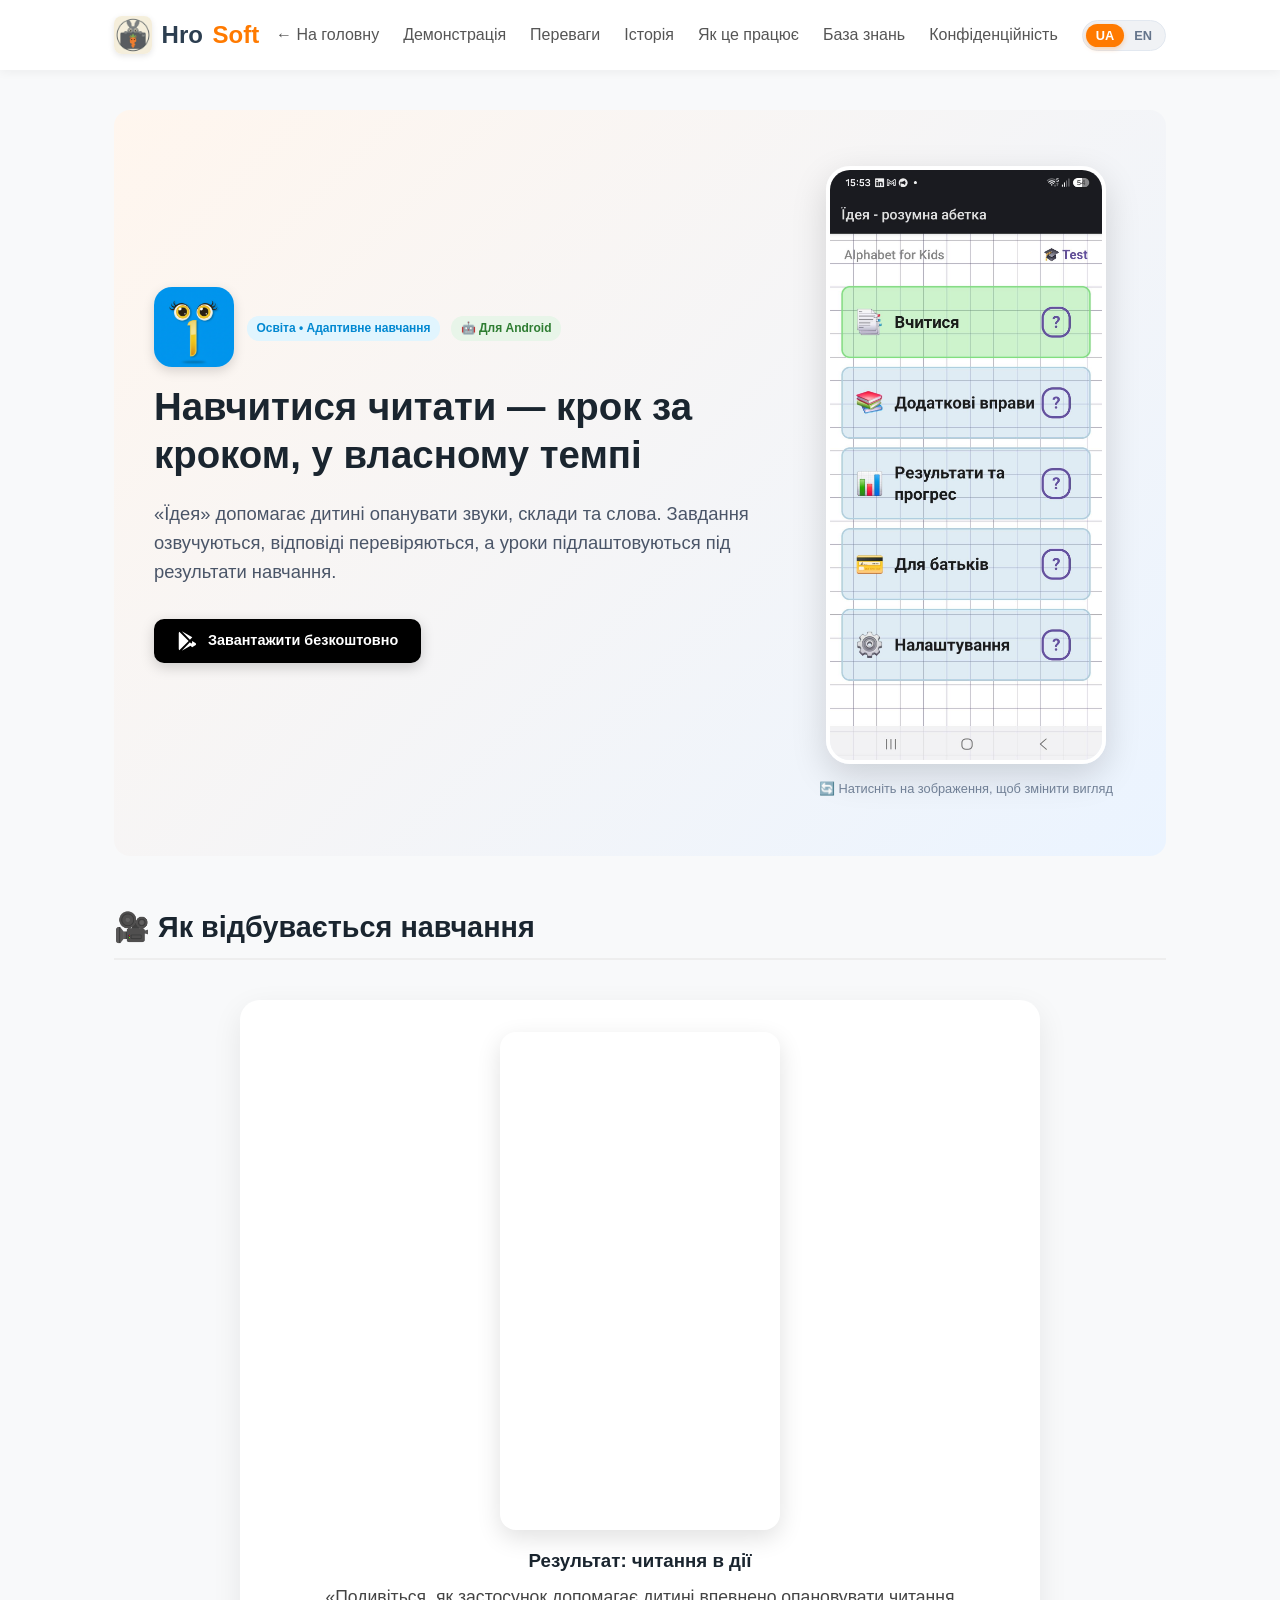
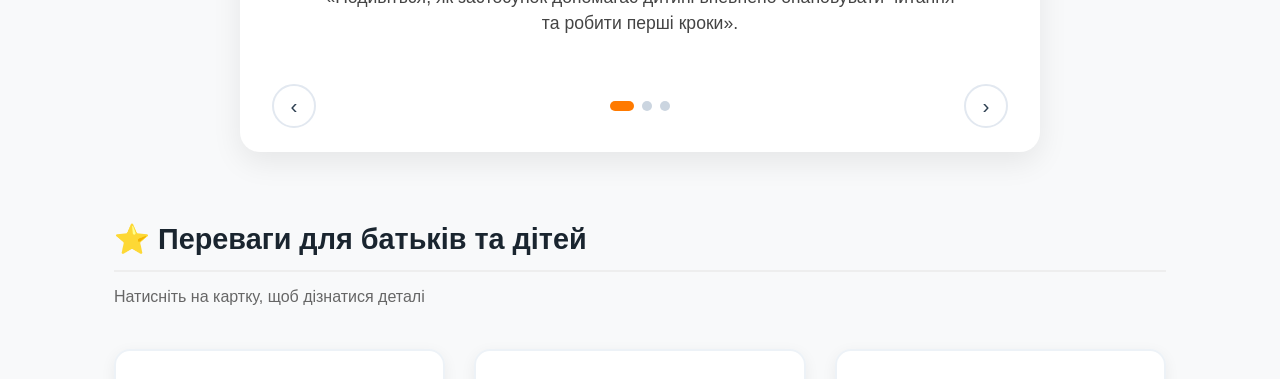
<file: apps/ideya.html>
<!DOCTYPE html>
<html lang="uk">
<head>
    <meta charset="UTF-8">
    <meta http-equiv="refresh" content="0; url=alphabet-for-kids.html">
    <title>Перенаправлення... / Redirecting...</title>
</head>
<body>
    <p>Якщо перенаправлення не відбулося автоматично, <a href="alphabet-for-kids.html">натисніть сюди</a>.</p>
</body>
</html>
</file>
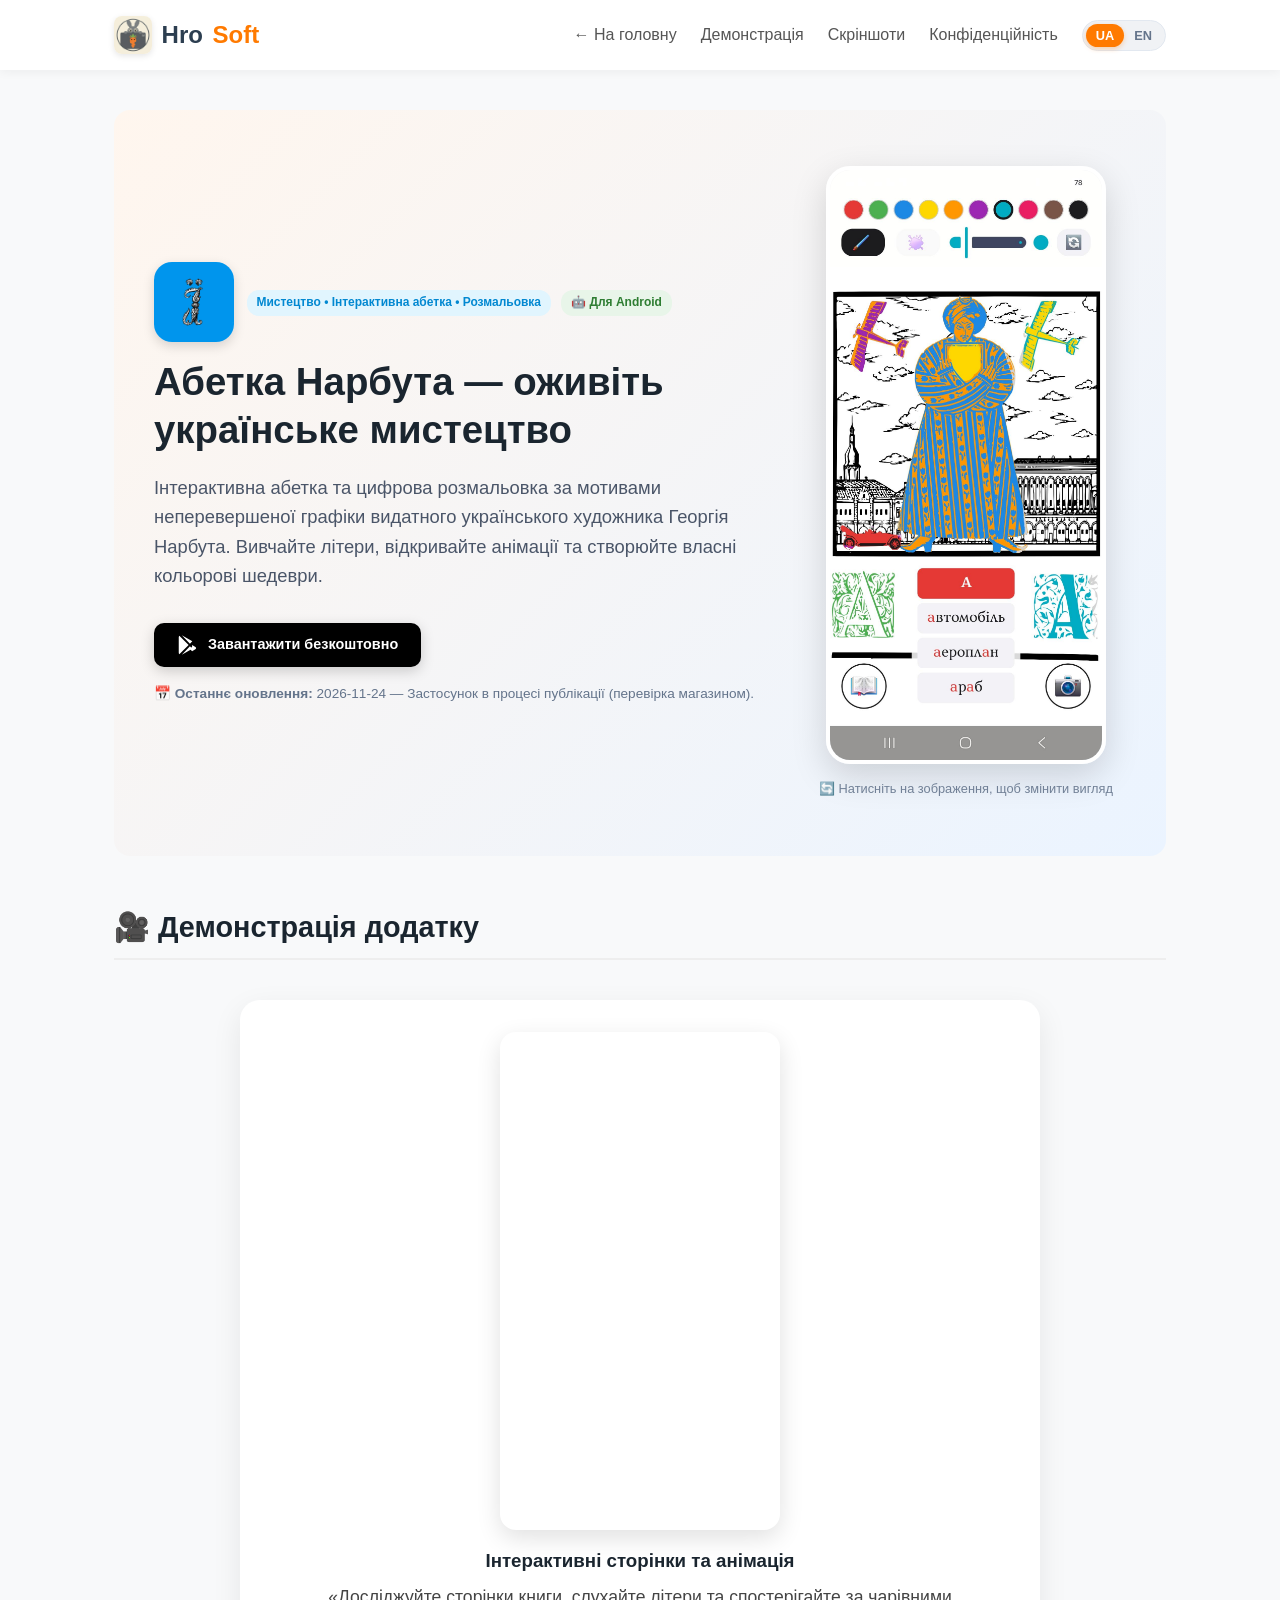
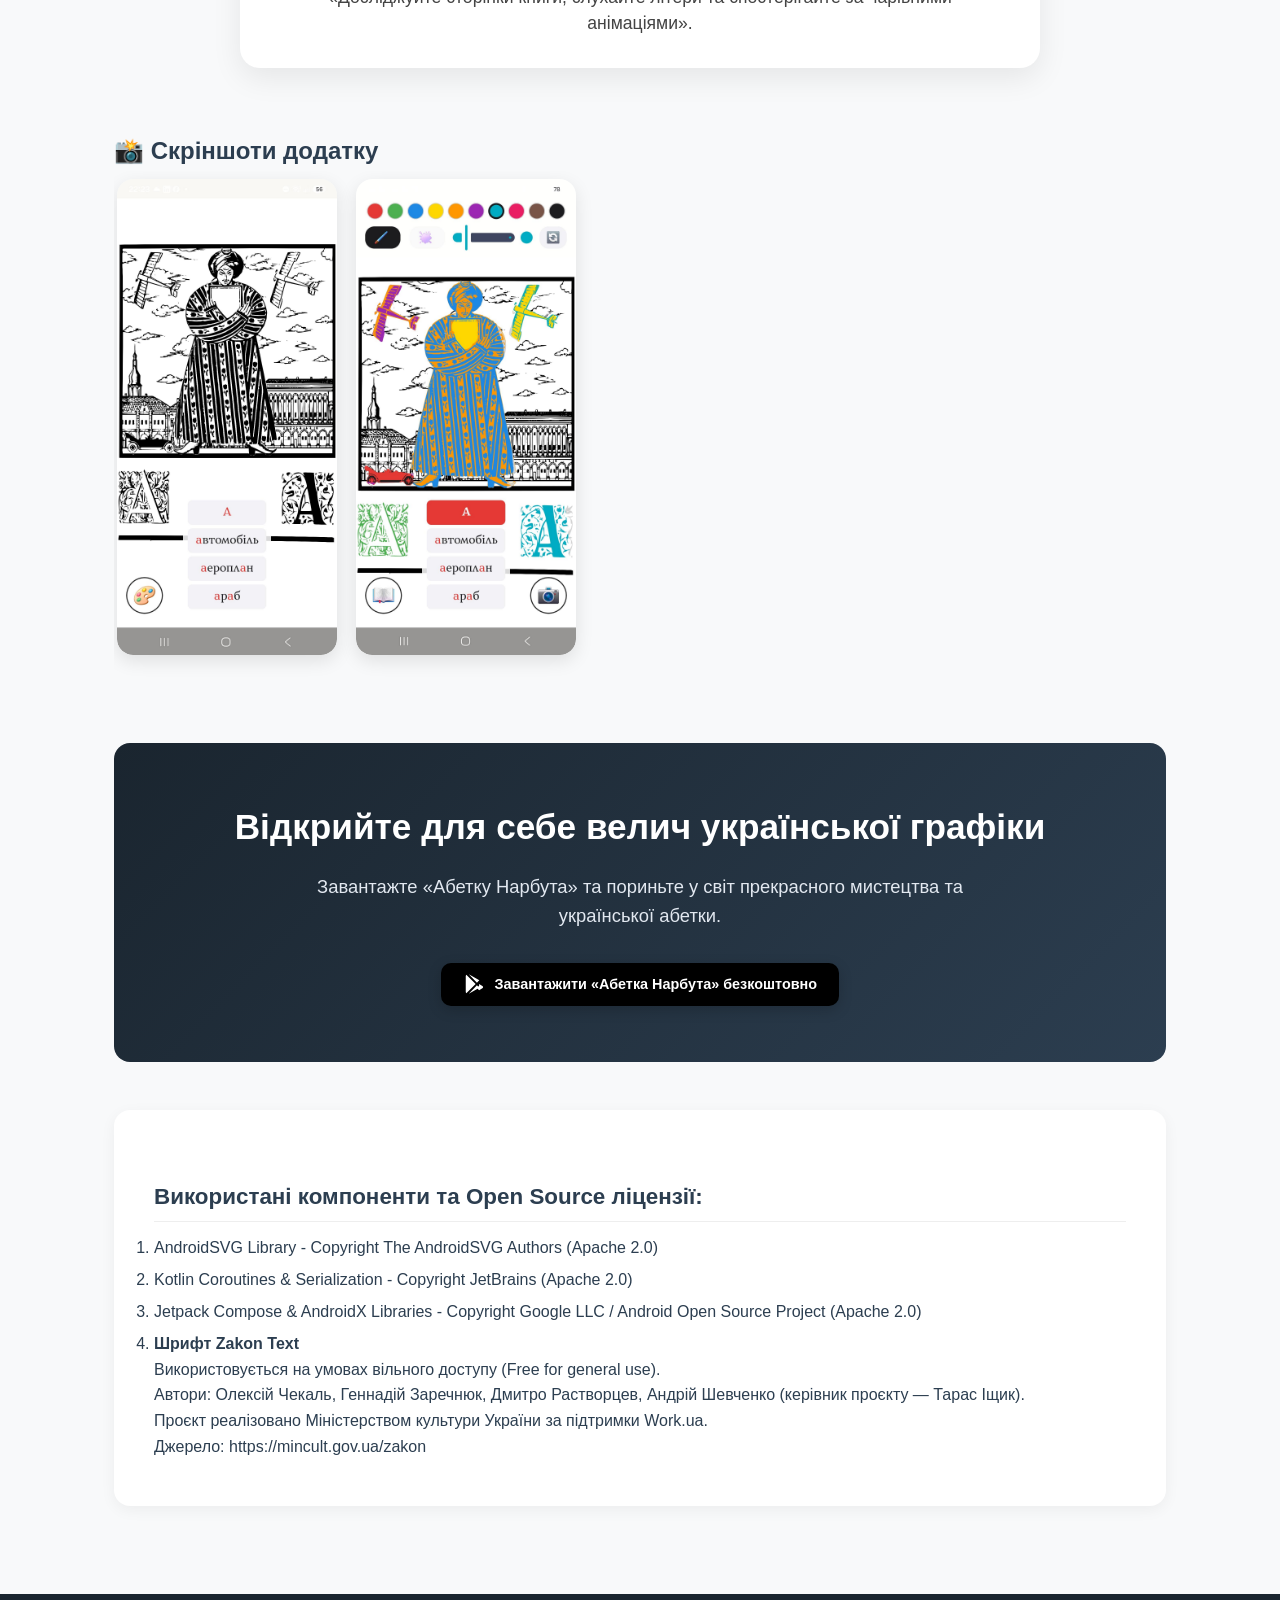
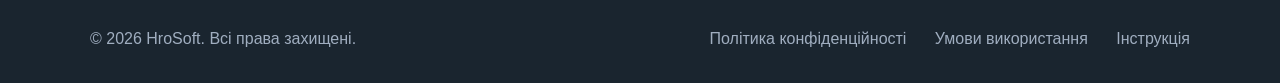
<file: apps/narbut-alphabet.html>
<!DOCTYPE html>
<html lang="uk">
<head>
    <meta charset="UTF-8">
    <meta name="viewport" content="width=device-width, initial-scale=1.0">
    <title>Абетка Нарбута | Інтерактивна абетка та розмальовка за графікою Георгія Нарбута</title>
    <meta name="description" content="Інтерактивна абетка та розмальовка для дітей та дорослих на основі унікальної графіки видатного українського художника Георгія Нарбута.">
    <link rel="canonical" href="https://hrosoft.com.ua/apps/narbut-alphabet.html">
    <link rel="stylesheet" href="../css/style.css">
    <!-- Google Tag Manager / Analytics -->
    <script async src="https://www.googletagmanager.com/gtm.js?id=GTM-NR4KRRZS"></script>
    <script>
      window.dataLayer = window.dataLayer || [];
      function gtag(){dataLayer.push(arguments);}
      gtag('js', new Date());
      gtag('config', 'GTM-NR4KRRZS', { 'allow_google_signals': false });
    </script>
    <script src="../js/lang-switcher.js" defer></script>
    <script src="../js/landing.js" defer></script>
    <script src="../js/analytics.js" defer></script>
</head>
<body>

    <!-- Header Navigation -->
    <header>
        <div class="nav-container">
            <a href="../index.html" class="logo">
                <img src="../img/hrosoft_logo.jpg" alt="HroSoft">
                Hro<span>Soft</span>
            </a>
            <ul class="nav-links">
                <li><a href="../index.html#apps" data-lang="uk">← На головну</a><a href="../index.html#apps" data-lang="en">← Home Page</a></li>
                <li><a href="#demo" data-lang="uk">Демонстрація</a><a href="#demo" data-lang="en">Demo</a></li>
                <li><a href="#screenshots" data-lang="uk">Скріншоти</a><a href="#screenshots" data-lang="en">Screenshots</a></li>
                <li><a href="../privacy/narbut-alphabet.html" data-lang="uk">Конфіденційність</a><a href="../privacy/narbut-alphabet.html" data-lang="en">Privacy</a></li>
                <li>
                    <div class="lang-switcher">
                        <button class="lang-btn lang-btn-uk active">UA</button>
                        <button class="lang-btn lang-btn-en">EN</button>
                    </div>
                </li>
            </ul>
        </div>
    </header>

    <!-- Main Content Container -->
    <main class="container">

        <!-- ==========================================
             БЛОК 1. ПЕРШИЙ ЕКРАН (HERO)
             ========================================== -->
        <section class="hero" style="text-align: left; padding: 3.5rem 2.5rem; background: linear-gradient(135deg, #FFF6EE 0%, #EBF4FF 100%);">
            <div style="display: flex; align-items: center; justify-content: space-between; flex-wrap: wrap; gap: 2rem;">
                <div style="flex: 1; min-width: 300px;">
                    <div style="display: flex; align-items: center; gap: 0.8rem; margin-bottom: 1rem;">
					<img src="../img/narbut-alphabet-icon.png" alt="Їдея - розумна абетка" class="app-icon-img-large">
                        <div>
                            <span class="app-badge" data-lang="uk">Мистецтво • Інтерактивна абетка • Розмальовка</span>
                            <span class="app-badge" data-lang="en">Art • Interactive Alphabet • Coloring Book</span>
                            <span class="app-badge" style="background: #e8f5e9; color: #2e7d32; margin-left: 0.4rem;" data-lang="uk">🤖 Для Android</span>
                            <span class="app-badge" style="background: #e8f5e9; color: #2e7d32; margin-left: 0.4rem;" data-lang="en">🤖 For Android</span>
                        </div>
                    </div>

                    <div data-lang="uk">
                        <h1 style="font-size: 2.4rem; color: #1a252f; line-height: 1.25; margin-bottom: 1.2rem;">
                            Абетка Нарбута — оживіть українське мистецтво
                        </h1>
                        <p style="font-size: 1.15rem; color: #4a5568; line-height: 1.6; margin-bottom: 2rem;">
                            Інтерактивна абетка та цифрова розмальовка за мотивами неперевершеної графіки видатного українського художника Георгія Нарбута. Вивчайте літери, відкривайте анімації та створюйте власні кольорові шедеври.
                        </p>
                    </div>

                    <div data-lang="en">
                        <h1 style="font-size: 2.4rem; color: #1a252f; line-height: 1.25; margin-bottom: 1.2rem;">
                            Narbut Alphabet — Bring Ukrainian Art to Life
                        </h1>
                        <p style="font-size: 1.15rem; color: #4a5568; line-height: 1.6; margin-bottom: 2rem;">
                            An interactive alphabet and digital coloring book based on the exquisite graphics of renowned Ukrainian artist Georgiy Narbut. Explore letters, discover animations, and create your own colored masterpieces.
                        </p>
                    </div>

                    <div style="display: flex; gap: 1rem; align-items: center; flex-wrap: wrap;">
                        <a href="https://play.google.com/store/apps/details?id=com.khrololll.narbutalphabet" target="_blank" class="btn btn-playstore" data-lang="uk" onclick="HroSoftAnalytics.trackGooglePlayClick('hero')">
                            <svg viewBox="0 0 24 24" fill="currentColor"><path d="M3.609 1.814L13.792 12 3.61 22.186A2.373 2.373 0 0 1 3 20.573V3.427c0-.623.235-1.205.609-1.613zm11.6 11.601l2.571 2.571-11.442 6.55 8.871-9.121zm0-2.83l-8.87-9.122 11.441 6.551-2.571 2.571zm2.348 1.415l3.585 2.053a1.498 1.498 0 0 1 0 2.594l-3.585 2.053-2.348-2.348 2.348-2.352z"/></svg>
                            Завантажити безкоштовно
                        </a>
                        <a href="https://play.google.com/store/apps/details?id=com.khrololll.narbutalphabet" target="_blank" class="btn btn-playstore" data-lang="en" onclick="HroSoftAnalytics.trackGooglePlayClick('hero')">
                            <svg viewBox="0 0 24 24" fill="currentColor"><path d="M3.609 1.814L13.792 12 3.61 22.186A2.373 2.373 0 0 1 3 20.573V3.427c0-.623.235-1.205.609-1.613zm11.6 11.601l2.571 2.571-11.442 6.55 8.871-9.121zm0-2.83l-8.87-9.122 11.441 6.551-2.571 2.571zm2.348 1.415l3.585 2.053a1.498 1.498 0 0 1 0 2.594l-3.585 2.053-2.348-2.348 2.348-2.352z"/></svg>
                            Download for Free
                        </a>
                    </div>
                    <div class="app-update-info" data-update-app="narbut-alphabet" style="margin-top: 1rem; font-size: 0.85rem; color: #64748b;"></div>
                </div>


				<div style="flex: 0 0 320px; max-width: 100%; text-align: center;">
                    <img id="hero-preview-img"
                         src="../img/narbut-alphabet_app-scr-02.jpg"
                         data-alt-src="../img/narbut-alphabet_app-scr-01.jpg"
                         alt="Інтерфейс Абетка Нарбута"
                         title="Click to toggle view / Натисніть для зміни вигляду"
                         style="width: 100%; max-width: 280px; border-radius: 24px; box-shadow: 0 12px 35px rgba(0,0,0,0.15); border: 4px solid #fff; cursor: pointer; transition: transform 0.2s ease;">
                    <div style="font-size: 0.8rem; color: #718096; margin-top: 0.5rem;" data-lang="uk">🔄 Натисніть на зображення, щоб змінити вигляд</div>
                    <div style="font-size: 0.8rem; color: #718096; margin-top: 0.5rem;" data-lang="en">🔄 Click image to toggle view</div>
                </div>
            </div>
        </section>


        <!-- ==========================================
             БЛОК 2. КАРУСЕЛЬ ВІДЕОДЕМОНСТРАЦІЙ
             ========================================== -->
        <section id="demo" style="margin-bottom: 4rem;">
            <h2 class="section-title" data-lang="uk">🎥 Демонстрація додатку</h2>
            <h2 class="section-title" data-lang="en">🎥 App Demonstration</h2>

            <div class="carousel-container">
                <div class="carousel-track">

                    <!-- Slide 1 -->
                    <div class="carousel-slide">
                        <div style="position: relative; width: 100%; max-width: 280px; margin: 0 auto; aspect-ratio: 9/16; border-radius: 16px; overflow: hidden; box-shadow: 0 8px 24px rgba(0,0,0,0.12);">
                            <iframe src="https://www.youtube.com/embed/wzP1Rd6biDg"
                                    title="Демонстрація Абетки Нарбута"
                                    style="position: absolute; top: 0; left: 0; width: 100%; height: 100%; border: 0;"
                                    allow="accelerometer; autoplay; clipboard-write; encrypted-media; gyroscope; picture-in-picture; web-share"
                                    allowfullscreen>
                            </iframe>
                        </div>
                        <h3 data-lang="uk" style="margin-top: 1rem; margin-bottom: 0.5rem; color: #1a252f;">Інтерактивні сторінки та анімація</h3>
                        <h3 data-lang="en" style="margin-top: 1rem; margin-bottom: 0.5rem; color: #1a252f;">Interactive Pages & Animation</h3>
                        <p class="slide-caption" data-lang="uk">«Досліджуйте сторінки книги, слухайте літери та спостерігайте за чарівними анімаціями».</p>
                        <p class="slide-caption" data-lang="en">"Explore book pages, listen to letters, and watch magical animations."</p>
                    </div>

                    <!-- Slide 2 -->
                    <div class="carousel-slide">
                        <div class="video-placeholder-wrapper">
                            <img src="../img/narbut-alphabet_app-scr-02.jpg" alt="Режим розмальовки">
                            <div class="play-overlay-button">▶</div>
                        </div>
                        <h3 data-lang="uk" style="margin-bottom: 0.5rem; color: #1a252f;">Режим розмальовки</h3>
                        <h3 data-lang="en" style="margin-bottom: 0.5rem; color: #1a252f;">Coloring Mode</h3>
                        <p class="slide-caption" data-lang="uk">«Розфарбовуйте елементи класичної графіки пензлем або заливкою та зберігайте у галерею».</p>
                        <p class="slide-caption" data-lang="en">"Color classic graphics with brush or fill tools and save to your gallery."</p>
                    </div>

                </div>
            </div>
        </section>


        <!-- App Screenshots Gallery Section -->
        <div id="screenshots" class="screenshot-gallery-container" style="margin-bottom: 4rem;">
            <h2 data-lang="uk">📸 Скріншоти додатку</h2>
            <h2 data-lang="en">📸 App Screenshots</h2>
            <div class="screenshot-gallery">
                <div class="screenshot-item"><img src="../img/narbut-alphabet_app-scr-01.jpg" alt="Screenshot 1"></div>
                <div class="screenshot-item"><img src="../img/narbut-alphabet_app-scr-02.jpg" alt="Screenshot 2"></div>
                <!-- <div class="screenshot-item"><img src="../img/narbut-alphabet_app-scr-03.jpg" alt="Screenshot 3"></div>
                <div class="screenshot-item"><img src="../img/narbut-alphabet_app-scr-04.jpg" alt="Screenshot 4"></div> -->
            </div>
        </div>


        <!-- ==========================================
             БЛОК 8. ФІНАЛЬНИЙ ЗАКЛИК ДО ВСТАНОВЛЕННЯ (CTA)
             ========================================== -->
        <section class="hero" style="background: linear-gradient(135deg, #1a252f 0%, #2c3e50 100%); color: #ffffff; padding: 3.5rem 2rem;">
            <div data-lang="uk">
                <h2 style="font-size: 2.2rem; color: #ffffff; margin-bottom: 1rem;">
                    Відкрийте для себе велич української графіки
                </h2>
                <p style="font-size: 1.15rem; color: #e2e8f0; max-width: 650px; margin: 0 auto 2rem auto;">
                    Завантажте «Абетку Нарбута» та пориньте у світ прекрасного мистецтва та української абетки.
                </p>
            </div>
            <div data-lang="en">
                <h2 style="font-size: 2.2rem; color: #ffffff; margin-bottom: 1rem;">
                    Discover the Grandeur of Ukrainian Graphics
                </h2>
                <p style="font-size: 1.15rem; color: #e2e8f0; max-width: 650px; margin: 0 auto 2rem auto;">
                    Download "Narbut Alphabet" and immerse yourself in exquisite art and the Ukrainian alphabet.
                </p>
            </div>

            <div style="display: flex; gap: 1rem; justify-content: center; flex-wrap: wrap;">
                <a href="https://play.google.com/store/apps/details?id=com.khrololll.narbutalphabet" target="_blank" class="btn btn-playstore" data-lang="uk" onclick="HroSoftAnalytics.trackGooglePlayClick('bottom_cta')">
                    <svg viewBox="0 0 24 24" fill="currentColor"><path d="M3.609 1.814L13.792 12 3.61 22.186A2.373 2.373 0 0 1 3 20.573V3.427c0-.623.235-1.205.609-1.613zm11.6 11.601l2.571 2.571-11.442 6.55 8.871-9.121zm0-2.83l-8.87-9.122 11.441 6.551-2.571 2.571zm2.348 1.415l3.585 2.053a1.498 1.498 0 0 1 0 2.594l-3.585 2.053-2.348-2.348 2.348-2.352z"/></svg>
                    Завантажити «Абетка Нарбута» безкоштовно
                </a>
                <a href="https://play.google.com/store/apps/details?id=com.khrololll.narbutalphabet" target="_blank" class="btn btn-playstore" data-lang="en" onclick="HroSoftAnalytics.trackGooglePlayClick('bottom_cta')">
                    <svg viewBox="0 0 24 24" fill="currentColor"><path d="M3.609 1.814L13.792 12 3.61 22.186A2.373 2.373 0 0 1 3 20.573V3.427c0-.623.235-1.205.609-1.613zm11.6 11.601l2.571 2.571-11.442 6.55 8.871-9.121zm0-2.83l-8.87-9.122 11.441 6.551-2.571 2.571zm2.348 1.415l3.585 2.053a1.498 1.498 0 0 1 0 2.594l-3.585 2.053-2.348-2.348 2.348-2.352z"/></svg>
                    Download "Narbut Alphabet" for Free
                </a>
            </div>
        </section>


        <!-- Open Source Licenses -->
        <div class="doc-content" style="margin-bottom: 3rem;">
            <h2 data-lang="uk">Використані компоненти та Open Source ліцензії:</h2>
            <h2 data-lang="en">Open Source Libraries & Components:</h2>
            <ol>
                <li>AndroidSVG Library - Copyright The AndroidSVG Authors (Apache 2.0)</li>
                <li>Kotlin Coroutines &amp; Serialization - Copyright JetBrains (Apache 2.0)</li>
                <li>Jetpack Compose &amp; AndroidX Libraries - Copyright Google LLC / Android Open Source Project (Apache 2.0)</li>
                <li>
                    <strong>Шрифт Zakon Text</strong><br>
                    Використовується на умовах вільного доступу (Free for general use).<br>
                    Автори: Олексій Чекаль, Геннадій Заречнюк, Дмитро Растворцев, Андрій Шевченко (керівник проєкту — Тарас Іщик).<br>
                    Проєкт реалізовано Міністерством культури України за підтримки Work.ua.<br>
                    Джерело: https://mincult.gov.ua/zakon    <!-- приберемо гіперпосилання на зовнішні ресурси, бо ця сторінка доступна в застосунку для дітей <a href="https://mincult.gov.ua/zakon" target="_blank">https://mincult.gov.ua/zakon</a> -->
                </li>
            </ol>
        </div>

    </main>

    <!-- Footer -->
    <footer>
        <div class="footer-container">
            <div>
                &copy; 2026 HroSoft. <span data-lang="uk">Всі права захищені.</span><span data-lang="en">All rights reserved.</span>
            </div>
            <div class="footer-links">
                <a href="../privacy/narbut-alphabet.html" data-lang="uk">Політика конфіденційності</a>
                <a href="../privacy/narbut-alphabet.html" data-lang="en">Privacy Policy</a>
                <a href="../terms/narbut-alphabet.html" data-lang="uk">Умови використання</a>
                <a href="../terms/narbut-alphabet.html" data-lang="en">Terms of Use</a>
                <a href="../instruction/narbut-alphabet.html" data-lang="uk">Інструкція</a>
                <a href="../instruction/narbut-alphabet.html" data-lang="en">User Guide</a>
            </div>
        </div>
    </footer>

</body>
</html>
</file>
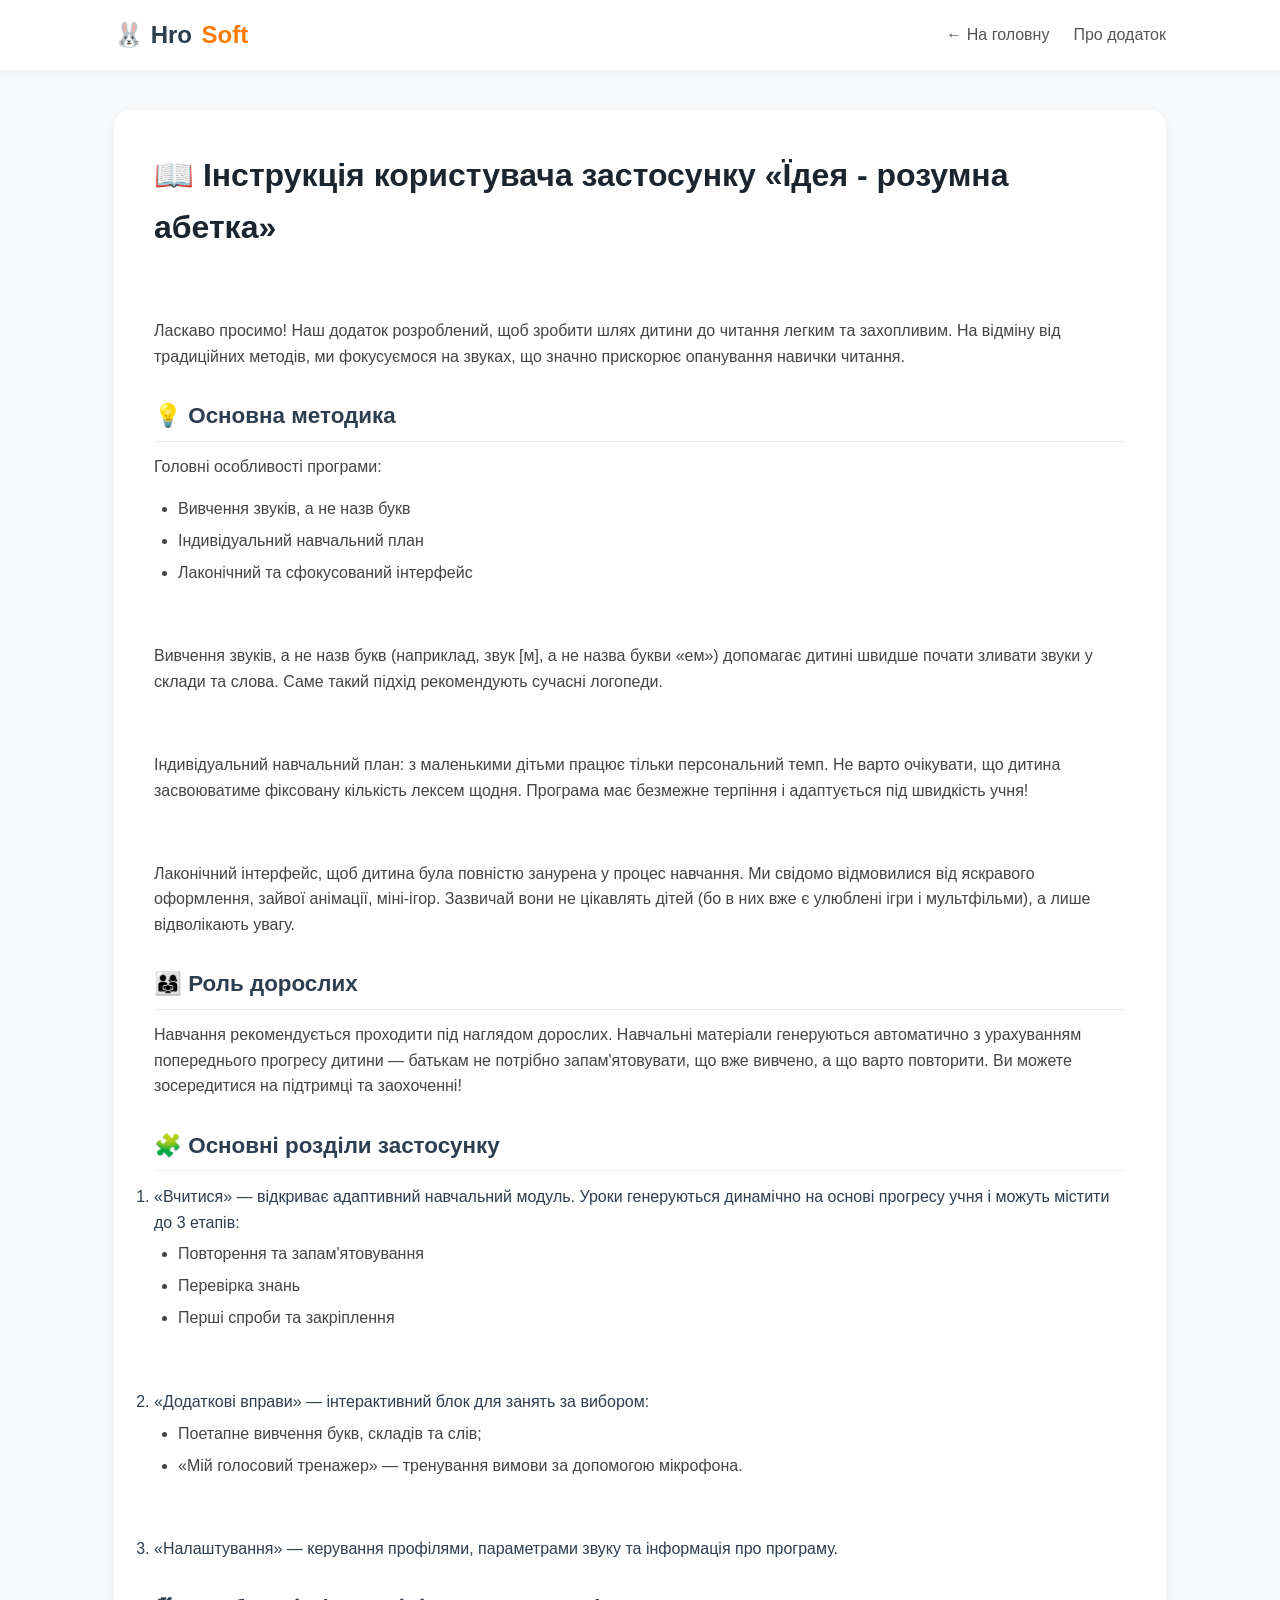
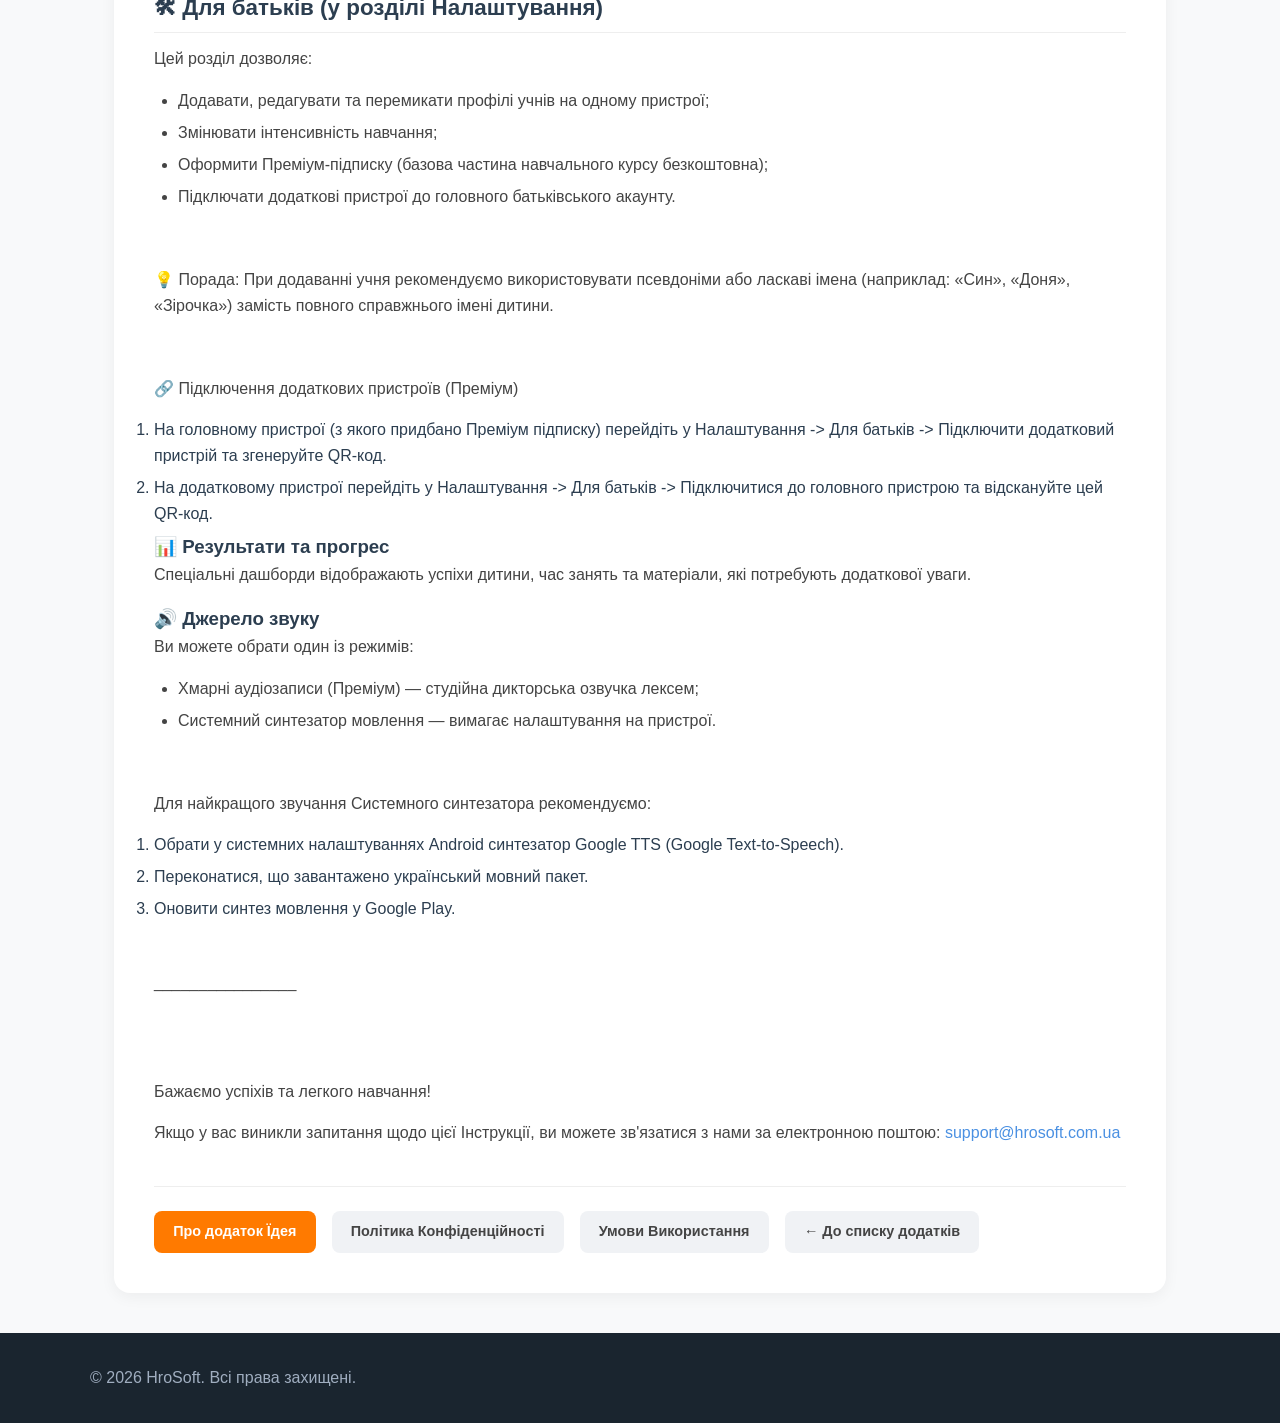
<file: instruction/alphabet-for-kids.html>
<!DOCTYPE html>
<html lang="uk">
<head>
    <meta charset="UTF-8">
    <meta name="viewport" content="width=device-width, initial-scale=1.0">
    <title>Політика конфіденційності — Їдея - розумна абетка</title>
    <meta name="description" content="Інструкція користувача застосунку «Їдея - розумна абетка»">
    <link rel="canonical" href="https://hrosoft.com.ua/instruction/alphabet-for-kids.html">
    <link rel="stylesheet" href="../css/style.css">
</head>
<body>

    <!-- Header Navigation -->
    <header>
        <div class="nav-container">
            <a href="../index.html" class="logo">
                <!--🧠-->🐰 Hro<span>Soft
            </a>
            <ul class="nav-links">
                <li><a href="../index.html#apps">← На головну</a></li>
                <li><a href="../apps/alphabet-for-kids.html">Про додаток</a></li>
            </ul>
        </div>
    </header>

    <!-- Main Content Container -->
    <main class="container">

        <article class="doc-content">

            <h1><strong>📖 Інструкція користувача застосунку «Їдея - розумна абетка»</strong></h1>
			<p> </p>
			<p>Ласкаво просимо! Наш додаток розроблений, щоб зробити шлях дитини до читання легким та захопливим. На відміну від традиційних методів, ми фокусуємося на звуках, що значно прискорює опанування навички читання.</p>
			<h2>💡 Основна методика</h2>
			<p>Головні особливості програми:</p>
			<ul>
			<li> Вивчення звуків, а не назв букв</li>
			<li> Індивідуальний навчальний план</li>
			<li> Лаконічний та сфокусований інтерфейс</li>
			</ul>
			<p> </p>
			<p>Вивчення звуків, а не назв букв (наприклад, звук [м], а не назва букви «ем») допомагає дитині швидше почати зливати звуки у склади та слова. Саме такий підхід рекомендують сучасні логопеди.</p>
			<p> </p>
			<p>Індивідуальний навчальний план: з маленькими дітьми працює тільки персональний темп. Не варто очікувати, що дитина засвоюватиме фіксовану кількість лексем щодня. Програма має безмежне терпіння і адаптується під швидкість учня!</p>
			<p> </p>
			<p>Лаконічний інтерфейс, щоб дитина була повністю занурена у процес навчання. Ми свідомо відмовилися від яскравого оформлення, зайвої анімації, міні-ігор. Зазвичай вони не цікавлять дітей (бо в них вже є улюблені ігри і мультфільми), а лише відволікають увагу.</p>
			<h2>👨‍👩‍👧 Роль дорослих</h2>
			<p>Навчання рекомендується проходити під наглядом дорослих. Навчальні матеріали генеруються автоматично з урахуванням попереднього прогресу дитини — батькам не потрібно запам'ятовувати, що вже вивчено, а що варто повторити. Ви можете зосередитися на підтримці та заохоченні!</p>
			<h2>🧩 Основні розділи застосунку</h2>
			<ol>
			<li> «Вчитися» — відкриває адаптивний навчальний модуль. Уроки генеруються динамічно на основі прогресу учня і можуть містити до 3 етапів:</li>
			</ol>
			<ul>
			<li> Повторення та запам'ятовування</li>
			<li> Перевірка знань</li>
			<li> Перші спроби та закріплення</li>
			</ul>
			<p> </p>
			<ol start="2">
			<li> «Додаткові вправи» — інтерактивний блок для занять за вибором:</li>
			</ol>
			<ul>
			<li> Поетапне вивчення букв, складів та слів;</li>
			<li> «Мій голосовий тренажер» — тренування вимови за допомогою мікрофона.</li>
			</ul>
			<p> </p>
			<ol start="3">
			<li> «Налаштування» — керування профілями, параметрами звуку та інформація про програму.</li>
			</ol>
			<h2>🛠 Для батьків (у розділі Налаштування)</h2>
			<p>Цей розділ дозволяє:</p>
			<ul>
			<li> Додавати, редагувати та перемикати профілі учнів на одному пристрої;</li>
			<li> Змінювати інтенсивність навчання;</li>
			<li> Оформити Преміум-підписку (базова частина навчального курсу безкоштовна);</li>
			<li> Підключати додаткові пристрої до головного батьківського акаунту.</li>
			</ul>
			<p> </p>
			<p>💡 Порада: При додаванні учня рекомендуємо використовувати псевдоніми або ласкаві імена (наприклад: «Син», «Доня», «Зірочка») замість повного справжнього імені дитини.</p>
			<p> </p>
			<p>🔗 Підключення додаткових пристроїв (Преміум)</p>
			<ol>
			<li> На головному пристрої (з якого придбано Преміум підписку) перейдіть у Налаштування -&gt; Для батьків -&gt; Підключити додатковий пристрій та згенеруйте QR-код.</li>
			<li> На додатковому пристрої перейдіть у Налаштування -&gt; Для батьків -&gt; Підключитися до головного пристрою та відскануйте цей QR-код.</li>
			</ol>
			<h3>📊 Результати та прогрес</h3>
			<p>Спеціальні дашборди відображають успіхи дитини, час занять та матеріали, які потребують додаткової уваги.</p>
			<h3>🔊 Джерело звуку</h3>
			<p>Ви можете обрати один із режимів:</p>
			<ul>
			<li> Хмарні аудіозаписи (Преміум) — студійна дикторська озвучка лексем;</li>
			<li> Системний синтезатор мовлення — вимагає налаштування на пристрої.</li>
			</ul>
			<p> </p>
			<p>Для найкращого звучання Системного синтезатора рекомендуємо:</p>
			<ol>
			<li> Обрати у системних налаштуваннях Android синтезатор Google TTS (Google Text-to-Speech).</li>
			<li> Переконатися, що завантажено український мовний пакет.</li>
			<li> Оновити синтез мовлення у Google Play.</li>
			</ol>
			<p> </p>
			<p>________________</p>
			<p><br /><br /></p>
			<p>Бажаємо успіхів та легкого навчання!</p>

            <p>
                Якщо у вас виникли запитання щодо цієї Інструкції, ви можете зв'язатися з нами за електронною поштою:
                <a href="mailto:support@hrosoft.com.ua">support@hrosoft.com.ua</a>
            </p>

            <!-- ======================================================= -->
            <!-- КІНЕЦЬ ТЕКСТУ ІНСТРУКЦІЇ (END INSTRUCTION)             -->
            <!-- ======================================================= -->

            <div style="margin-top: 2.5rem; padding-top: 1.5rem; border-top: 1px solid #eee; display: flex; gap: 1rem; flex-wrap: wrap;">
				<a href="../apps/alphabet-for-kids.html" class="btn btn-primary">Про додаток Їдея</a>
			    <a href="../privacy/alphabet-for-kids.html" class="btn btn-secondary">Політика Конфіденційності</a>
                <a href="../terms/alphabet-for-kids.html" class="btn btn-secondary">Умови Використання</a>
                <a href="../index.html" class="btn btn-secondary">← До списку додатків</a>
            </div>

        </article>

    </main>

    <!-- Footer -->
    <footer>
        <div class="footer-container">
            <div>
                &copy; 2026 HroSoft. Всі права захищені.
            </div>
        </div>
    </footer>

</body>
</html>
</file>
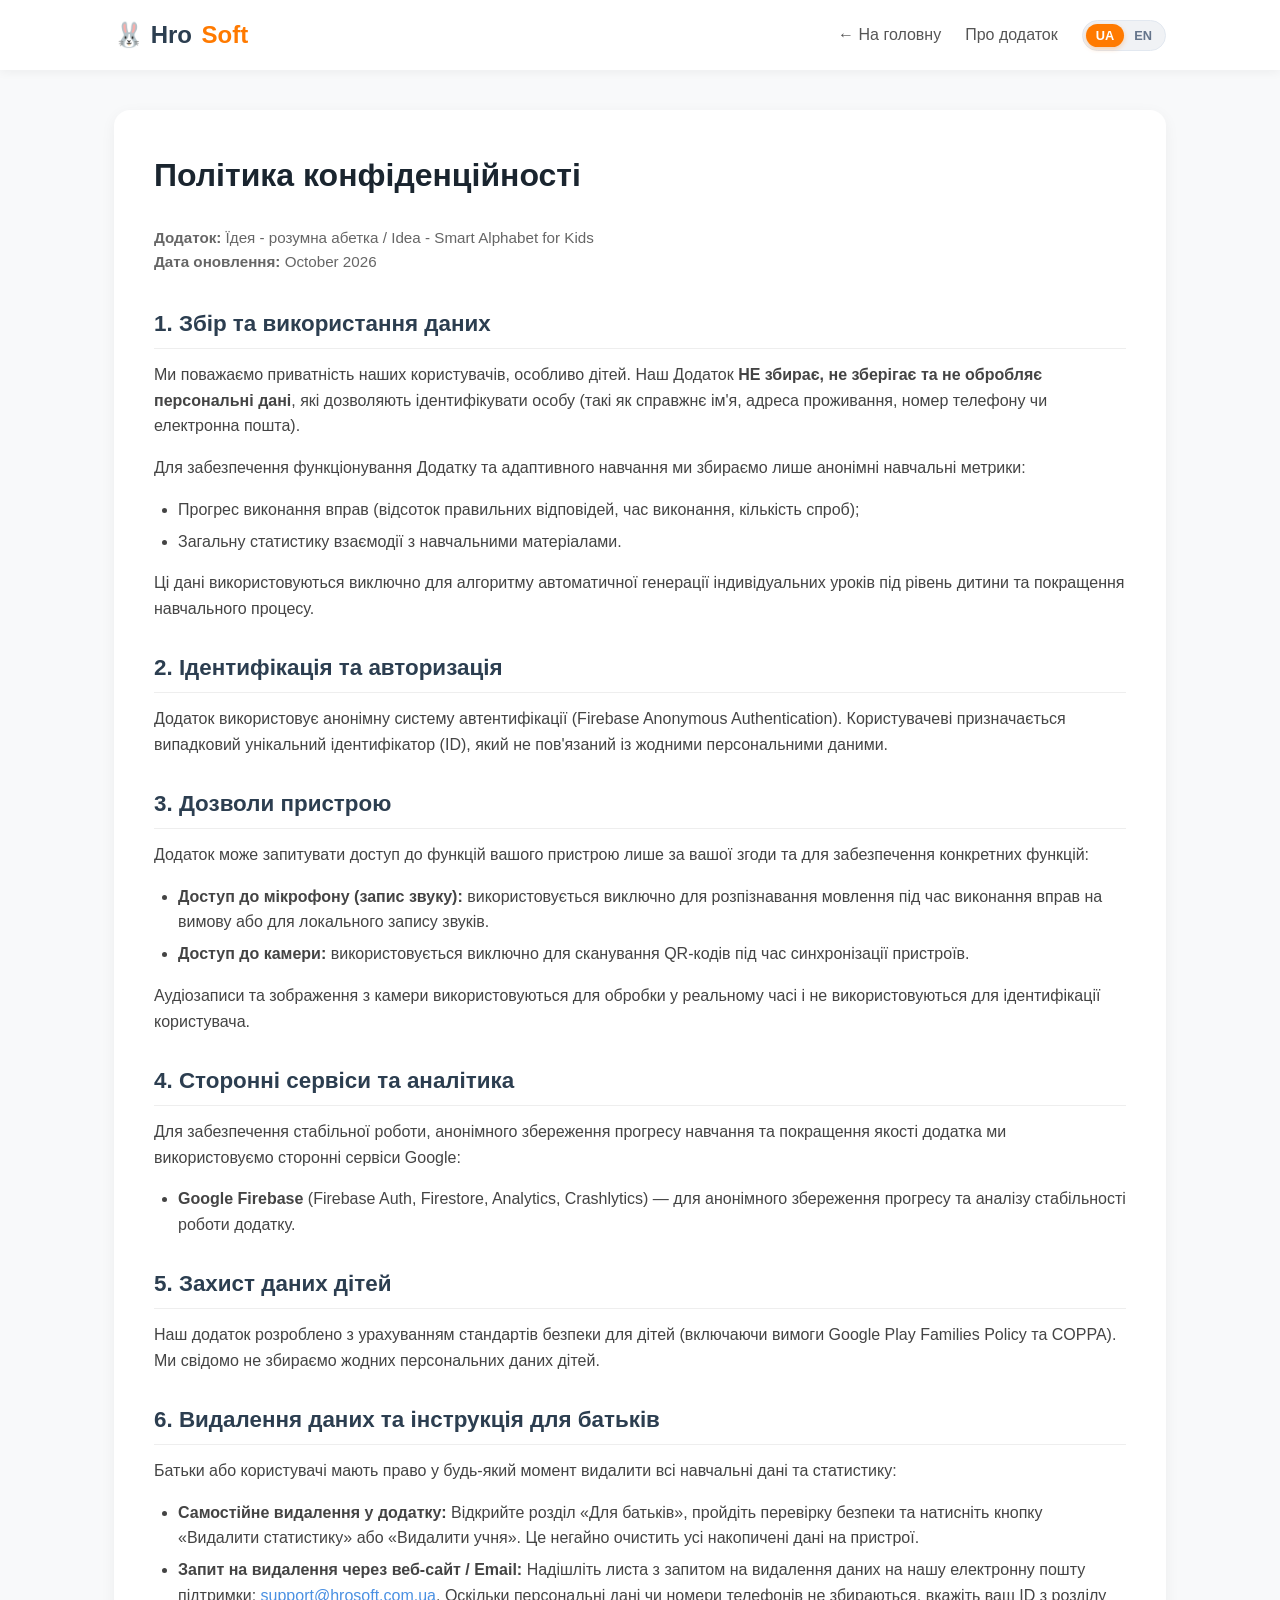
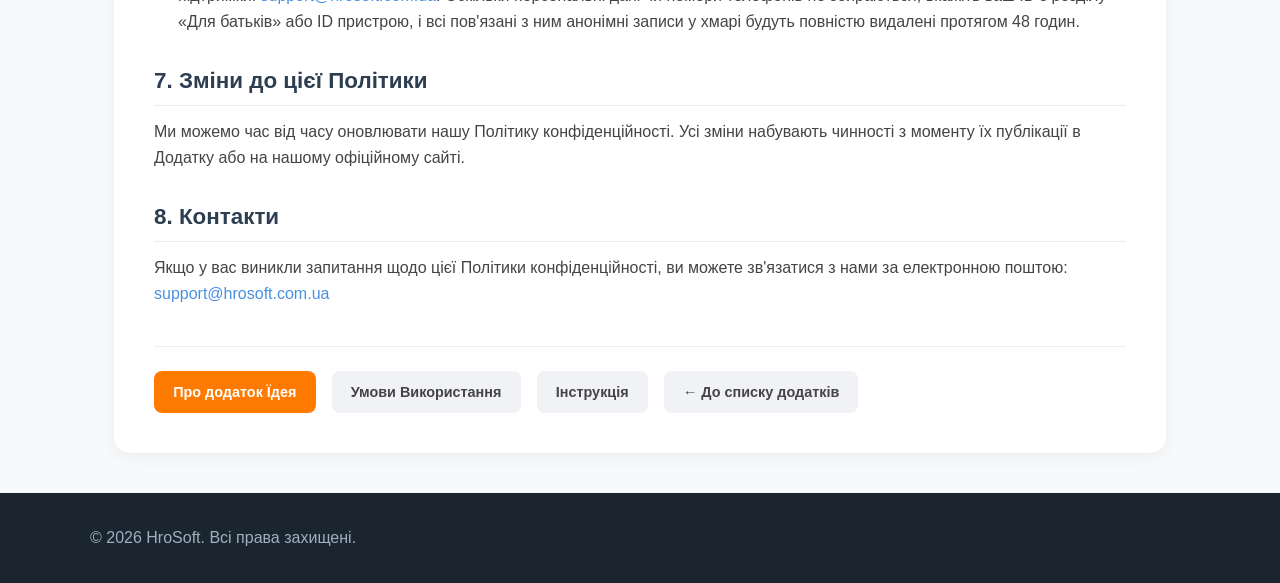
<file: privacy/alphabet-for-kids.html>
<!DOCTYPE html>
<html lang="uk">
<head>
    <meta charset="UTF-8">
    <meta name="viewport" content="width=device-width, initial-scale=1.0">
    <title>Політика конфіденційності — Їдея - розумна абетка / Privacy Policy</title>
    <meta name="description" content="Політика конфіденційності мобільного додатка Їдея - розумна абетка. Privacy Policy for Idea - Smart Alphabet for Kids.">
    <link rel="canonical" href="https://hrosoft.com.ua/privacy/alphabet-for-kids.html">
    <link rel="stylesheet" href="../css/style.css">
    <!-- Google Tag Manager / Analytics -->
    <script async src="https://www.googletagmanager.com/gtm.js?id=GTM-NR4KRRZS"></script>
    <script>
      window.dataLayer = window.dataLayer || [];
      function gtag(){dataLayer.push(arguments);}
      gtag('js', new Date());
      gtag('config', 'GTM-NR4KRRZS', { 'allow_google_signals': false });
    </script>
    <script src="../js/lang-switcher.js" defer></script>
    <script src="../js/analytics.js" defer></script>
</head>
<body>

    <!-- Header Navigation -->
    <header>
        <div class="nav-container">
            <a href="../index.html" class="logo">
                🐰 Hro<span>Soft</span>
            </a>
            <ul class="nav-links">
                <li><a href="../index.html#apps" data-lang="uk">← На головну</a><a href="../index.html#apps" data-lang="en">← Home Page</a></li>
                <li><a href="../apps/alphabet-for-kids.html" data-lang="uk">Про додаток</a><a href="../apps/alphabet-for-kids.html" data-lang="en">About App</a></li>
                <li>
                    <div class="lang-switcher">
                        <button class="lang-btn lang-btn-uk active">UA</button>
                        <button class="lang-btn lang-btn-en">EN</button>
                    </div>
                </li>
            </ul>
        </div>
    </header>

    <!-- Main Content Container -->
    <main class="container">

        <article class="doc-content">

            <h1 data-lang="uk">Політика конфіденційності</h1>
            <h1 data-lang="en">Privacy Policy</h1>
            <p style="color: #666; font-size: 0.95rem; margin-bottom: 2rem;">
                <strong data-lang="uk">Додаток:</strong><strong data-lang="en">Application:</strong> Їдея - розумна абетка / Idea - Smart Alphabet for Kids<br>
                <strong data-lang="uk">Дата оновлення:</strong><strong data-lang="en">Last Updated:</strong> October 2026
            </p>

            <!-- Ukrainian Content -->
            <div data-lang="uk">
                <h2>1. Збір та використання даних</h2>
                <p>
                    Ми поважаємо приватність наших користувачів, особливо дітей.
                    Наш Додаток <strong>НЕ збирає, не зберігає та не обробляє персональні дані</strong>, які дозволяють ідентифікувати особу (такі як справжнє ім'я, адреса проживання, номер телефону чи електронна пошта).
                </p>
                <p>Для забезпечення функціонування Додатку та адаптивного навчання ми збираємо лише анонімні навчальні метрики:</p>
                <ul>
                    <li>Прогрес виконання вправ (відсоток правильних відповідей, час виконання, кількість спроб);</li>
                    <li>Загальну статистику взаємодії з навчальними матеріалами.</li>
                </ul>
                <p>Ці дані використовуються виключно для алгоритму автоматичної генерації індивідуальних уроків під рівень дитини та покращення навчального процесу.</p>

                <h2>2. Ідентифікація та авторизація</h2>
                <p>
                    Додаток використовує анонімну систему автентифікації (Firebase Anonymous Authentication). Користувачеві призначається випадковий унікальний ідентифікатор (ID), який не пов'язаний із жодними персональними даними.
                </p>

                <h2>3. Дозволи пристрою</h2>
                <p>Додаток може запитувати доступ до функцій вашого пристрою лише за вашої згоди та для забезпечення конкретних функцій:</p>
                <ul>
                    <li><strong>Доступ до мікрофону (запис звуку):</strong> використовується виключно для розпізнавання мовлення під час виконання вправ на вимову або для локального запису звуків.</li>
                    <li><strong>Доступ до камери:</strong> використовується виключно для сканування QR-кодів під час синхронізації пристроїв.</li>
                </ul>
                <p>
                    Аудіозаписи та зображення з камери використовуються для обробки у реальному часі і не використовуються для ідентифікації користувача.
                </p>

                <h2>4. Сторонні сервіси та аналітика</h2>
                <p>Для забезпечення стабільної роботи, анонімного збереження прогресу навчання та покращення якості додатка ми використовуємо сторонні сервіси Google:</p>
                <ul>
                    <li><strong>Google Firebase</strong> (Firebase Auth, Firestore, Analytics, Crashlytics) — для анонімного збереження прогресу та аналізу стабільності роботи додатку.</li>
                </ul>

                <h2>5. Захист даних дітей</h2>
                <p>
                    Наш додаток розроблено з урахуванням стандартів безпеки для дітей (включаючи вимоги Google Play Families Policy та COPPA). Ми свідомо не збираємо жодних персональних даних дітей.
                </p>

                <h2>6. Видалення даних та інструкція для батьків</h2>
                <p>
                    Батьки або користувачі мають право у будь-який момент видалити всі навчальні дані та статистику:
                </p>
                <ul>
                    <li><strong>Самостійне видалення у додатку:</strong> Відкрийте розділ «Для батьків», пройдіть перевірку безпеки та натисніть кнопку «Видалити статистику» або «Видалити учня». Це негайно очистить усі накопичені дані на пристрої.</li>
                    <li><strong>Запит на видалення через веб-сайт / Email:</strong> Надішліть листа з запитом на видалення даних на нашу електронну пошту підтримки: <a href="mailto:support@hrosoft.com.ua">support@hrosoft.com.ua</a>. Оскільки персональні дані чи номери телефонів не збираються, вкажіть ваш ID з розділу «Для батьків» або ID пристрою, і всі пов'язані з ним анонімні записи у хмарі будуть повністю видалені протягом 48 годин.</li>
                </ul>

                <h2>7. Зміни до цієї Політики</h2>
                <p>
                    Ми можемо час від часу оновлювати нашу Політику конфіденційності. Усі зміни набувають чинності з моменту їх публікації в Додатку або на нашому офіційному сайті.
                </p>

                <h2>8. Контакти</h2>
                <p>
                    Якщо у вас виникли запитання щодо цієї Політики конфіденційності, ви можете зв'язатися з нами за електронною поштою:
                    <a href="mailto:support@hrosoft.com.ua">support@hrosoft.com.ua</a>
                </p>
            </div>

            <!-- English Content -->
            <div data-lang="en">
                <h2>1. Data Collection and Usage</h2>
                <p>
                    We strictly respect the privacy of our users, especially children.
                    Our Application <strong>DOES NOT collect, store, process, or share personally identifiable information (PII)</strong> such as real names, physical addresses, phone numbers, or email addresses.
                </p>
                <p>To power adaptive AI learning features, we collect non-personally identifiable, aggregated learning metrics:</p>
                <ul>
                    <li>Exercise completion progress (score accuracy percentage, response latency, attempt counts);</li>
                    <li>General interaction metrics with educational modules.</li>
                </ul>
                <p>These metrics are utilized exclusively by our smart algorithm to dynamically generate personalized lessons tailored to each child's skill level.</p>

                <h2>2. Authentication and Identifiers</h2>
                <p>
                    The Application utilizes Firebase Anonymous Authentication. Each device is assigned a randomized unique token that is completely detached from personal identity or credentials.
                </p>

                <h2>3. Device Permissions</h2>
                <p>The Application requests device permissions strictly with user consent for dedicated interactive features:</p>
                <ul>
                    <li><strong>Microphone Permission (Audio Recording):</strong> Used solely on-device for speech recognition during pronunciation exercises and local customization.</li>
                    <li><strong>Camera Permission:</strong> Used solely for scanning QR codes during secondary device linking.</li>
                </ul>
                <p>Audio inputs and camera frames are processed in real-time on-device and are never stored or transmitted for user identification.</p>

                <h2>4. Third-Party Services</h2>
                <p>To maintain app stability and cloud backup of anonymous student progress, we utilize trusted Google services:</p>
                <ul>
                    <li><strong>Google Firebase</strong> (Firebase Auth, Firestore, Analytics, Crashlytics) — used exclusively for anonymized progress persistence and stability reporting.</li>
                </ul>

                <h2>5. Children's Privacy Protection (COPPA & Families Policy)</h2>
                <p>
                    Our application complies fully with the Children's Online Privacy Protection Act (COPPA) and Google Play Families Policy guidelines. We intentionally refrain from requesting or collecting personal data from children under 13.
                </p>

                <h2>6. Data Deletion Request & Instructions for Parents</h2>
                <p>
                    Parents or guardians have the right to request or perform complete deletion of all learning progress metrics at any time:
                </p>
                <ul>
                    <li><strong>In-App Data Reset:</strong> Open the "For Parents" section, bypass the parent gate, and tap "Reset Statistics" or "Delete Student". This immediately purges all localized progress data from the device.</li>
                    <li><strong>Web / Email Deletion Request:</strong> Send a data deletion request to our support email: <a href="mailto:support@hrosoft.com.ua">support@hrosoft.com.ua</a>. Specify your Device ID or Anonymous UID from the "For Parents" screen, and all associated cloud records will be permanently erased within 48 hours.</li>
                </ul>

                <h2>7. Changes to This Privacy Policy</h2>
                <p>
                    We may update our Privacy Policy periodically. Any modifications take immediate effect upon being published on this page.
                </p>

                <h2>8. Contact Us</h2>
                <p>
                    If you have questions or feedback regarding this Privacy Policy, please contact us at:
                    <a href="mailto:support@hrosoft.com.ua">support@hrosoft.com.ua</a>
                </p>
            </div>

            <div style="margin-top: 2.5rem; padding-top: 1.5rem; border-top: 1px solid #eee; display: flex; gap: 1rem; flex-wrap: wrap;">
                <a href="../apps/alphabet-for-kids.html" class="btn btn-primary" data-lang="uk">Про додаток Їдея</a>
                <a href="../apps/alphabet-for-kids.html" class="btn btn-primary" data-lang="en">About App</a>
                <a href="../terms/alphabet-for-kids.html" class="btn btn-secondary" data-lang="uk">Умови Використання</a>
                <a href="../terms/alphabet-for-kids.html" class="btn btn-secondary" data-lang="en">Terms of Use</a>
                <a href="../instruction/alphabet-for-kids.html" class="btn btn-secondary" data-lang="uk">Інструкція</a>
                <a href="../instruction/alphabet-for-kids.html" class="btn btn-secondary" data-lang="en">User Guide</a>
                <a href="../index.html" class="btn btn-secondary" data-lang="uk">← До списку додатків</a>
                <a href="../index.html" class="btn btn-secondary" data-lang="en">← Back to App Directory</a>
            </div>

        </article>

    </main>

    <!-- Footer -->
    <footer>
        <div class="footer-container">
            <div>
                &copy; 2026 HroSoft. <span data-lang="uk">Всі права захищені.</span><span data-lang="en">All rights reserved.</span>
            </div>
        </div>
    </footer>

</body>
</html>
</file>
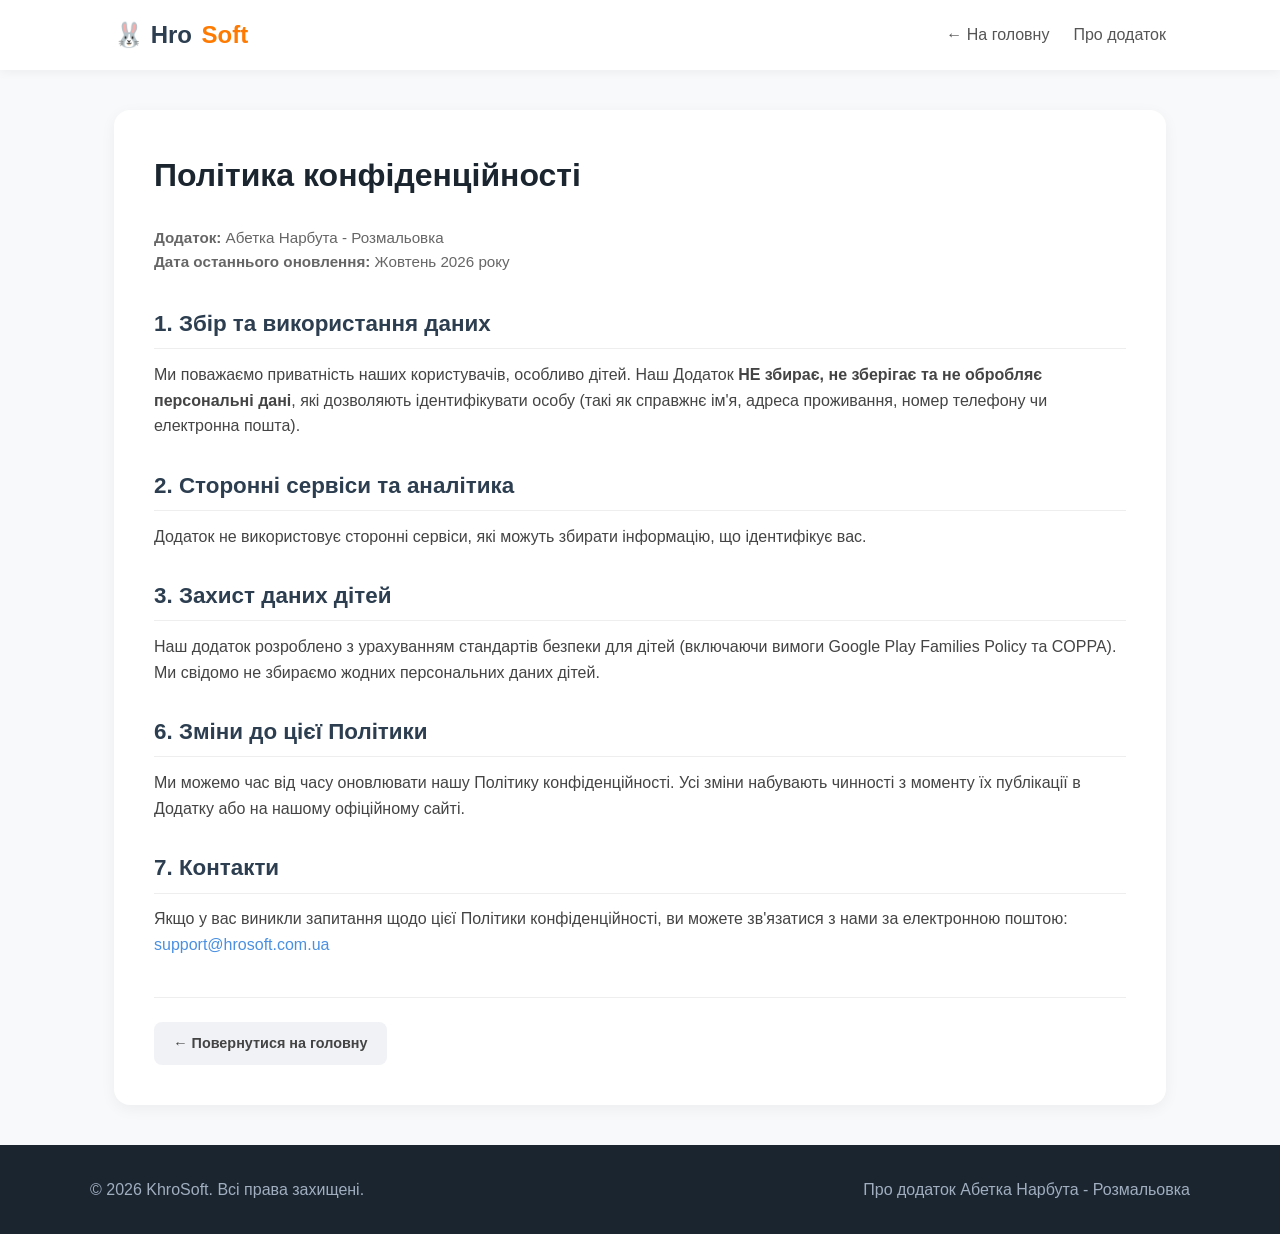
<file: privacy/narbut-alphabet.html>
<!DOCTYPE html>
<html lang="uk">
<head>
    <meta charset="UTF-8">
    <meta name="viewport" content="width=device-width, initial-scale=1.0">
    <title>Політика конфіденційності — Їдея - розумна абетка</title>
    <meta name="description" content="Політика конфіденційності мобільного додатка Їдея - розумна абетка.">
    <link rel="canonical" href="https://hrosoft.com.ua/privacy/narbut-alphabet.html">
    <link rel="stylesheet" href="../css/style.css">
</head>
<body>

    <!-- Header Navigation -->
    <header>
        <div class="nav-container">
            <a href="../index.html" class="logo">
                <!--🧠-->🐰 Hro<span>Soft</span>
            </a>
            <ul class="nav-links">
                <li><a href="../index.html#apps">← На головну</a></li>
                <li><a href="../apps/narbut-alphabet.html">Про додаток</a></li>
            </ul>
        </div>
    </header>

    <!-- Main Content Container -->
    <main class="container">

        <article class="doc-content">

            <h1>Політика конфіденційності</h1>
            <p style="color: #666; font-size: 0.95rem; margin-bottom: 2rem;">
                <strong>Додаток:</strong> Абетка Нарбута - Розмальовка <br>
                <strong>Дата останнього оновлення:</strong> Жовтень 2026 року
            </p>

            <!--<div class="placeholder-box">
                📌 <strong>Місце для Політики Конфіденційності:</strong> Нижче розташовано підготовлену заготовку Політики Конфіденційності, яка відповідає вимогам Google Play Console. Ви можете замінити або доповнити її вашим власним документом.
            </div>-->

            <!-- ======================================================= -->
            <!-- ВСТАВТЕ ВАШ ТЕКСТ ПОЛІТИКИ НИЖЧЕ (START PRIVACY POLICY)   -->
            <!-- ======================================================= -->

            <h2>1. Збір та використання даних</h2>
            <p>
                Ми поважаємо приватність наших користувачів, особливо дітей.
                Наш Додаток <strong>НЕ збирає, не зберігає та не обробляє персональні дані</strong>, які дозволяють ідентифікувати особу (такі як справжнє ім'я, адреса проживання, номер телефону чи електронна пошта).
            </p>

            </p>
            <h2>2. Сторонні сервіси та аналітика</h2>
            <p>Додаток не використовує сторонні сервіси, які можуть збирати інформацію, що ідентифікує вас.</p>

            <h2>3. Захист даних дітей</h2>
            <p>
                Наш додаток розроблено з урахуванням стандартів безпеки для дітей (включаючи вимоги Google Play Families Policy та COPPA). Ми свідомо не збираємо жодних персональних даних дітей.
            </p>
            <h2>6. Зміни до цієї Політики</h2>
            <p>
                Ми можемо час від часу оновлювати нашу Політику конфіденційності. Усі зміни набувають чинності з моменту їх публікації в Додатку або на нашому офіційному сайті.
            </p>
            <h2>7. Контакти</h2>

            <p>
                Якщо у вас виникли запитання щодо цієї Політики конфіденційності, ви можете зв'язатися з нами за електронною поштою:
                <a href="mailto:support@khrosoft.com">support@hrosoft.com.ua</a> <!-- Замініть на вашу реальну пошту -->
            </p>

            <!-- ======================================================= -->
            <!-- КІНЕЦЬ ТЕКСТУ ПОЛІТИКИ (END PRIVACY POLICY)             -->
            <!-- ======================================================= -->

            <div style="margin-top: 2.5rem; padding-top: 1.5rem; border-top: 1px solid #eee;">
                <a href="../index.html" class="btn btn-secondary">← Повернутися на головну</a>
            </div>

        </article>

    </main>

    <!-- Footer -->
    <footer>
        <div class="footer-container">
            <div>
                &copy; 2026 KhroSoft. Всі права захищені.
            </div>
            <div class="footer-links">
                <a href="../apps/narbut-alphabet.html">Про додаток Абетка Нарбута - Розмальовка</a>
            </div>
        </div>
    </footer>

</body>
</html>
</file>
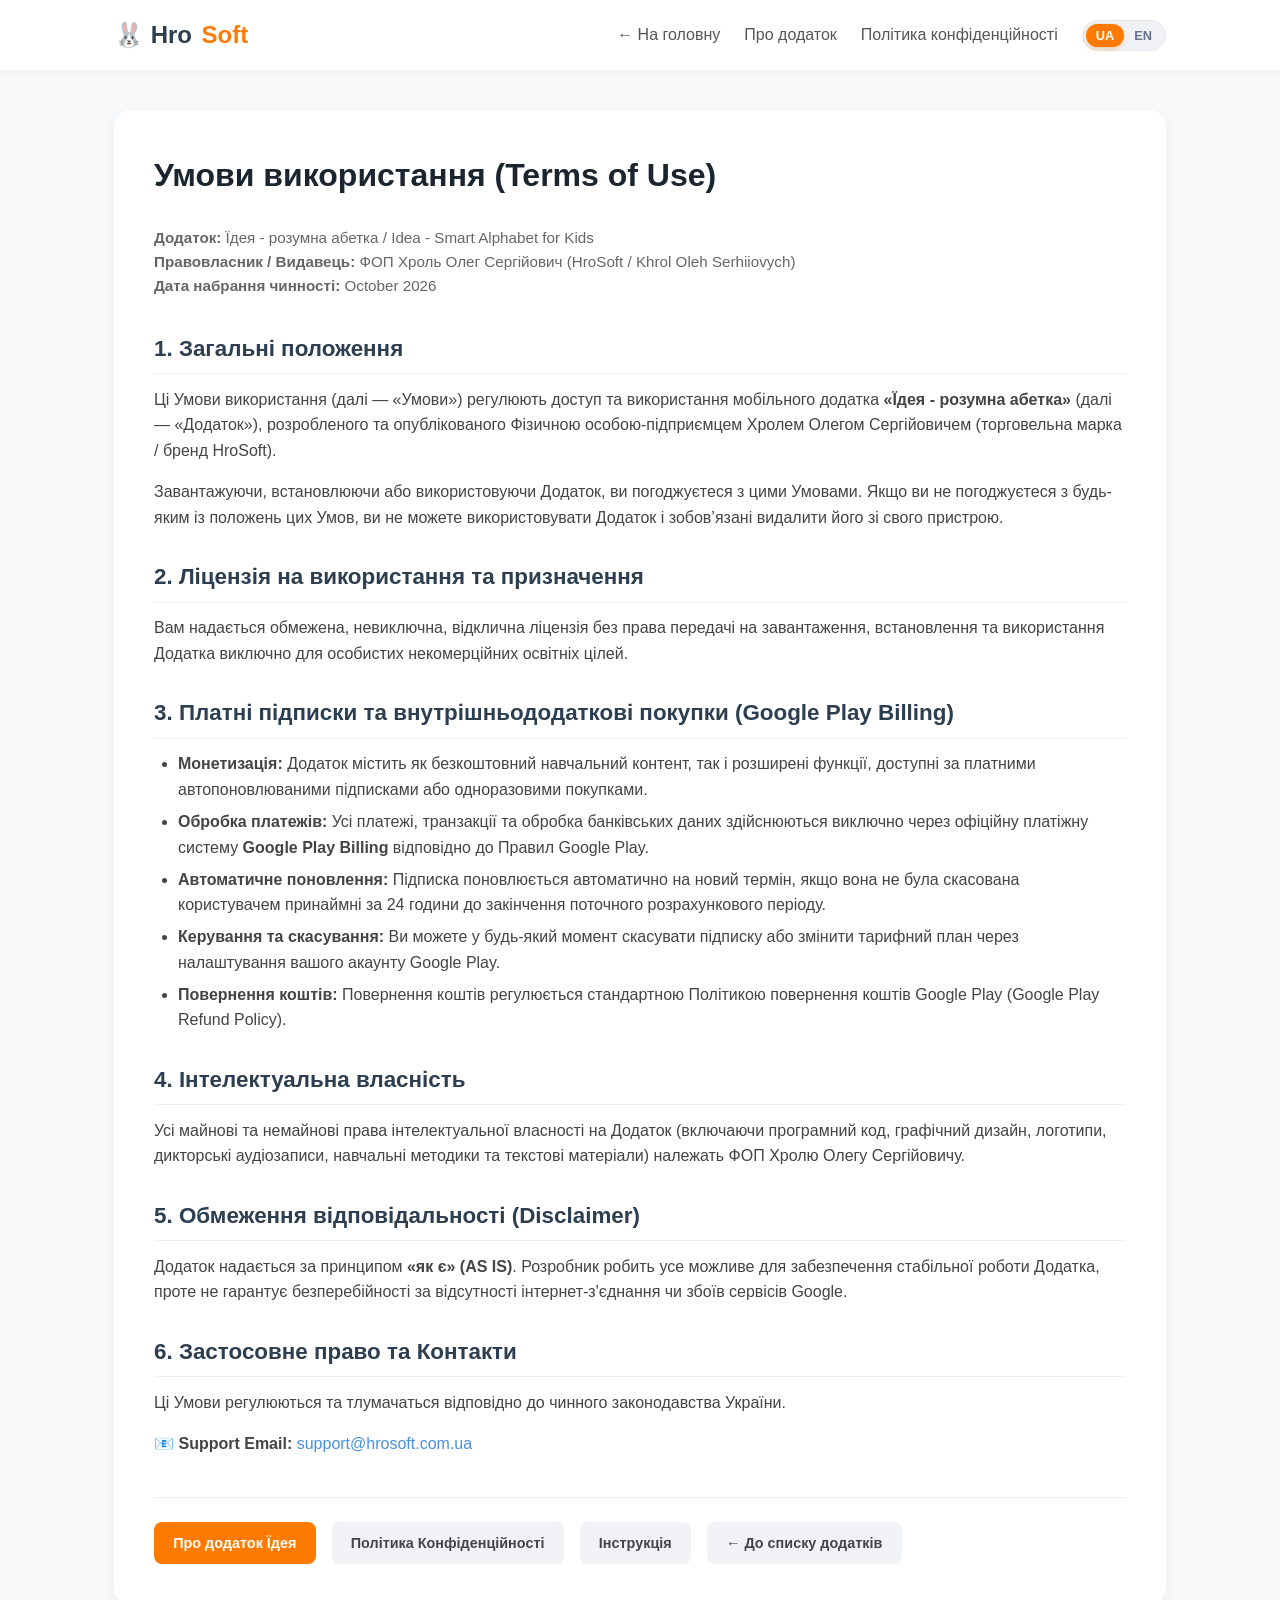
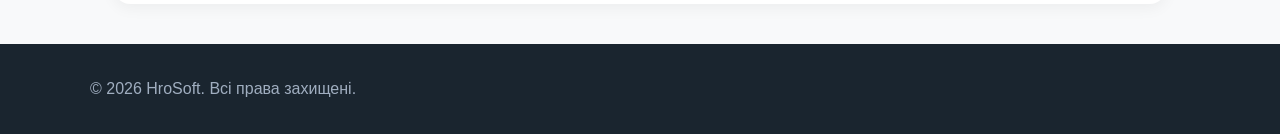
<file: terms/alphabet-for-kids.html>
<!DOCTYPE html>
<html lang="uk">
<head>
    <meta charset="UTF-8">
    <meta name="viewport" content="width=device-width, initial-scale=1.0">
    <title>Умови використання (Terms of Use) — Їдея - розумна абетка</title>
    <meta name="description" content="Умови використання (Terms of Use / EULA) мобільного додатка Їдея - розумна абетка. Terms of Service for Idea - Smart Alphabet for Kids.">
    <link rel="canonical" href="https://hrosoft.com.ua/terms/alphabet-for-kids.html">
    <link rel="stylesheet" href="../css/style.css">
    <!-- Google Tag Manager / Analytics -->
    <script async src="https://www.googletagmanager.com/gtm.js?id=GTM-NR4KRRZS"></script>
    <script>
      window.dataLayer = window.dataLayer || [];
      function gtag(){dataLayer.push(arguments);}
      gtag('js', new Date());
      gtag('config', 'GTM-NR4KRRZS', { 'allow_google_signals': false });
    </script>
    <script src="../js/lang-switcher.js" defer></script>
    <script src="../js/analytics.js" defer></script>
</head>
<body>

    <!-- Header Navigation -->
    <header>
        <div class="nav-container">
            <a href="../index.html" class="logo">
                🐰 Hro<span>Soft</span>
            </a>
            <ul class="nav-links">
                <li><a href="../index.html#apps" data-lang="uk">← На головну</a><a href="../index.html#apps" data-lang="en">← Home Page</a></li>
                <li><a href="../apps/alphabet-for-kids.html" data-lang="uk">Про додаток</a><a href="../apps/alphabet-for-kids.html" data-lang="en">About App</a></li>
                <li><a href="../privacy/alphabet-for-kids.html" data-lang="uk">Політика конфіденційності</a><a href="../privacy/alphabet-for-kids.html" data-lang="en">Privacy Policy</a></li>
                <li>
                    <div class="lang-switcher">
                        <button class="lang-btn lang-btn-uk active">UA</button>
                        <button class="lang-btn lang-btn-en">EN</button>
                    </div>
                </li>
            </ul>
        </div>
    </header>

    <!-- Main Content Container -->
    <main class="container">

        <article class="doc-content">

            <h1 data-lang="uk">Умови використання (Terms of Use)</h1>
            <h1 data-lang="en">Terms of Use (Terms & Conditions)</h1>
            <p style="color: #666; font-size: 0.95rem; margin-bottom: 2rem;">
                <strong data-lang="uk">Додаток:</strong><strong data-lang="en">Application:</strong> Їдея - розумна абетка / Idea - Smart Alphabet for Kids<br>
                <strong data-lang="uk">Правовласник / Видавець:</strong><strong data-lang="en">Publisher:</strong> ФОП Хроль Олег Сергійович (HroSoft / Khrol Oleh Serhiiovych)<br>
                <strong data-lang="uk">Дата набрання чинності:</strong><strong data-lang="en">Effective Date:</strong> October 2026
            </p>

            <!-- Ukrainian Content -->
            <div data-lang="uk">
                <h2>1. Загальні положення</h2>
                <p>
                    Ці Умови використання (далі — «Умови») регулюють доступ та використання мобільного додатка <strong>«Їдея - розумна абетка»</strong> (далі — «Додаток»), розробленого та опублікованого Фізичною особою-підприємцем Хролем Олегом Сергійовичем (торговельна марка / бренд HroSoft).
                </p>
                <p>
                    Завантажуючи, встановлюючи або використовуючи Додаток, ви погоджуєтеся з цими Умовами. Якщо ви не погоджуєтеся з будь-яким із положень цих Умов, ви не можете використовувати Додаток і зобов’язані видалити його зі свого пристрою.
                </p>

                <h2>2. Ліцензія на використання та призначення</h2>
                <p>
                    Вам надається обмежена, невиключна, відклична ліцензія без права передачі на завантаження, встановлення та використання Додатка виключно для особистих некомерційних освітніх цілей.
                </p>

                <h2>3. Платні підписки та внутрішньододаткові покупки (Google Play Billing)</h2>
                <ul>
                    <li><strong>Монетизація:</strong> Додаток містить як безкоштовний навчальний контент, так і розширені функції, доступні за платними автопоновлюваними підписками або одноразовими покупками.</li>
                    <li><strong>Обробка платежів:</strong> Усі платежі, транзакції та обробка банківських даних здійснюються виключно через офіційну платіжну систему <strong>Google Play Billing</strong> відповідно до Правил Google Play.</li>
                    <li><strong>Автоматичне поновлення:</strong> Підписка поновлюється автоматично на новий термін, якщо вона не була скасована користувачем принаймні за 24 години до закінчення поточного розрахункового періоду.</li>
                    <li><strong>Керування та скасування:</strong> Ви можете у будь-який момент скасувати підписку або змінити тарифний план через налаштування вашого акаунту Google Play.</li>
                    <li><strong>Повернення коштів:</strong> Повернення коштів регулюється стандартною Політикою повернення коштів Google Play (Google Play Refund Policy).</li>
                </ul>

                <h2>4. Інтелектуальна власність</h2>
                <p>
                    Усі майнові та немайнові права інтелектуальної власності на Додаток (включаючи програмний код, графічний дизайн, логотипи, дикторські аудіозаписи, навчальні методики та текстові матеріали) належать ФОП Хролю Олегу Сергійовичу.
                </p>

                <h2>5. Обмеження відповідальності (Disclaimer)</h2>
                <p>
                    Додаток надається за принципом <strong>«як є» (AS IS)</strong>. Розробник робить усе можливе для забезпечення стабільної роботи Додатка, проте не гарантує безперебійності за відсутності інтернет-з'єднання чи збоїв сервісів Google.
                </p>

                <h2>6. Застосовне право та Контакти</h2>
                <p>Ці Умови регулюються та тлумачаться відповідно до чинного законодавства України.</p>
                <p>📧 <strong>Support Email:</strong> <a href="mailto:support@hrosoft.com.ua">support@hrosoft.com.ua</a></p>
            </div>

            <!-- English Content -->
            <div data-lang="en">
                <h2>1. General Provisions</h2>
                <p>
                    These Terms of Use ("Terms") govern access to and use of the mobile application <strong>"Idea - Smart Alphabet for Kids"</strong> ("Application"), developed and published by Sole Proprietor Khrol Oleh Serhiiovych (HroSoft).
                </p>
                <p>
                    By downloading, installing, or accessing the Application, you agree to be bound by these Terms. If you do not agree to all terms, please do not install or use the Application.
                </p>

                <h2>2. Grant of License</h2>
                <p>
                    You are granted a limited, non-exclusive, non-transferable, revocable license to install and use the Application strictly for personal, non-commercial educational purposes under parental supervision.
                </p>

                <h2>3. Subscriptions & Google Play Billing</h2>
                <ul>
                    <li><strong>Monetization:</strong> The Application features free foundational modules and premium features unlocked via paid auto-renewable subscriptions or in-app purchases.</li>
                    <li><strong>Payment Processing:</strong> All financial transactions are processed securely through <strong>Google Play Billing</strong> in accordance with Google Play Terms of Service. HroSoft never collects or stores credit card details.</li>
                    <li><strong>Auto-Renewal:</strong> Subscriptions renew automatically unless canceled by the user at least 24 hours prior to the expiration of the current billing cycle.</li>
                    <li><strong>Management & Cancellation:</strong> Users can modify or cancel subscriptions at any time through Google Play Account Settings.</li>
                    <li><strong>Refunds:</strong> Refunds are handled pursuant to the standard Google Play Refund Policy.</li>
                </ul>

                <h2>4. Intellectual Property Rights</h2>
                <p>
                    All intellectual property rights in the Application—including source code, graphic designs, logos, audio recordings, educational algorithms, and copy—are owned exclusively by Sole Proprietor Khrol Oleh Serhiiovych (HroSoft).
                </p>

                <h2>5. Limitation of Liability</h2>
                <p>
                    The Application is provided on an <strong>"AS IS"</strong> and "AS AVAILABLE" basis without warranties of any kind. HroSoft shall not be liable for indirect or consequential damages arising from app usage or temporary service interruptions.
                </p>

                <h2>6. Governing Law & Contact</h2>
                <p>These Terms shall be governed by and construed in accordance with the laws of Ukraine.</p>
                <p>📧 <strong>Support Email:</strong> <a href="mailto:support@hrosoft.com.ua">support@hrosoft.com.ua</a></p>
            </div>

            <div style="margin-top: 2.5rem; padding-top: 1.5rem; border-top: 1px solid #eee; display: flex; gap: 1rem; flex-wrap: wrap;">
                <a href="../apps/alphabet-for-kids.html" class="btn btn-primary" data-lang="uk">Про додаток Їдея</a>
                <a href="../apps/alphabet-for-kids.html" class="btn btn-primary" data-lang="en">About App</a>
                <a href="../privacy/alphabet-for-kids.html" class="btn btn-secondary" data-lang="uk">Політика Конфіденційності</a>
                <a href="../privacy/alphabet-for-kids.html" class="btn btn-secondary" data-lang="en">Privacy Policy</a>
                <a href="../instruction/alphabet-for-kids.html" class="btn btn-secondary" data-lang="uk">Інструкція</a>
                <a href="../instruction/alphabet-for-kids.html" class="btn btn-secondary" data-lang="en">User Guide</a>
                <a href="../index.html" class="btn btn-secondary" data-lang="uk">← До списку додатків</a>
                <a href="../index.html" class="btn btn-secondary" data-lang="en">← Back to App Directory</a>
            </div>

        </article>

    </main>

    <!-- Footer -->
    <footer>
        <div class="footer-container">
            <div>
                &copy; 2026 HroSoft. <span data-lang="uk">Всі права захищені.</span><span data-lang="en">All rights reserved.</span>
            </div>
        </div>
    </footer>

</body>
</html>
</file>
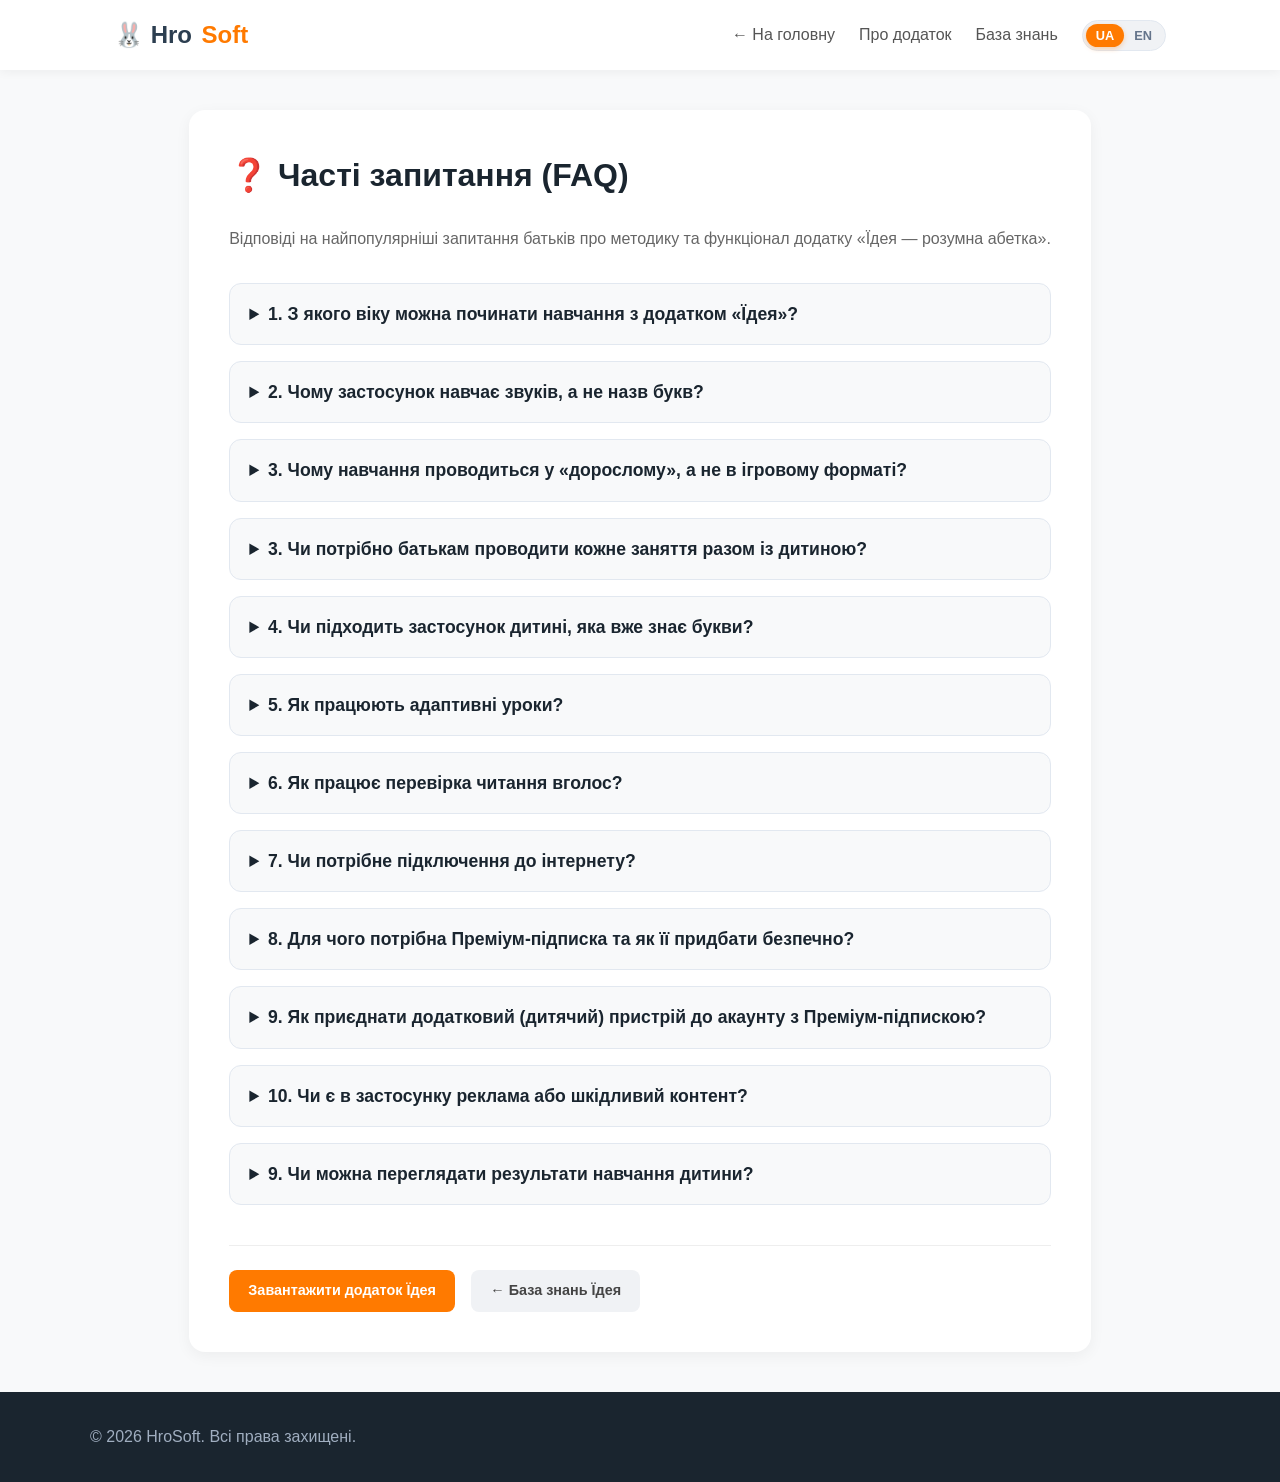
<file: content/alphabet-for-kids/faq.html>
<!DOCTYPE html>
<html lang="uk">
<head>
    <meta charset="UTF-8">
    <meta name="viewport" content="width=device-width, initial-scale=1.0">
    <title>Часті запитання (FAQ) | Їдея — розумна абетка</title>
    <meta name="description" content="Часті запитання батьків про додаток Їдея: вік навчання, адаптивні уроки, вимову та безпеку.">
    <link rel="stylesheet" href="../../css/style.css">
    <!-- Google Tag Manager / Analytics -->
    <script async src="https://www.googletagmanager.com/gtm.js?id=GTM-NR4KRRZS"></script>
    <script>
      window.dataLayer = window.dataLayer || [];
      function gtag(){dataLayer.push(arguments);}
      gtag('js', new Date());
      gtag('config', 'GTM-NR4KRRZS', { 'allow_google_signals': false });
    </script>
    <script src="../../js/lang-switcher.js" defer></script>
    <script src="../../js/analytics.js" defer></script>

    <!-- Schema.org FAQPage JSON-LD Structured Data for Search Engines & LLMs -->
    <script type="application/ld+json">
    {
      "@context": "https://schema.org",
      "@type": "FAQPage",
      "mainEntity": [
        {
          "@type": "Question",
          "name": "З якого віку можна починати навчання з додатком «Їдея»?",
          "acceptedAnswer": {
            "@type": "Answer",
            "text": "Додаток розроблено для дітей віком від 5 до 8 років (дошкільнята та першокласники). Він підходить як для тих, хто робить найперші кроки у вивченні звуків, так і для першокласників, яким потрібна практика читання складів та слів."
          }
        },
        {
          "@type": "Question",
          "name": "Чому застосунок навчає звуків, а не назв букв?",
          "acceptedAnswer": {
            "@type": "Answer",
            "text": "Навчання від звуків ([м], а не «ем») є золотим стандартом сучасних логопедів. Дитині набагато легше зливати звуки у склади (м+а = ма), тоді як назви букв («ем»+«а») плутають дитину і викликають труднощі у злитті складів."
          }
        },
        {
          "@type": "Question",
          "name": "Чому навчання проводиться у «дорослому», а не ігровому форматі?",
          "acceptedAnswer": {
            "@type": "Answer",
            "text": "У кожної сучасної дитини вже є улюблені ігри та активності. Мета дитини — швидко пройти навчання, щоб пишатися своїми досягненнями та повернутися до улюблених справ. Ніякі ігри та зірочки не можуть бути заміною високій оцінці її зусиль батьками: «Ти вивчив усі букви!», «Ти прочитав таке складне слово з першого разу! Пишаюсь тобою!». Ми робимо так, щоб діти пишалися реальними досягненнями і вчилися у дорослому форматі."
          }
        },
        {
          "@type": "Question",
          "name": "Чи потрібно батькам проводити кожне заняття разом із дитиною?",
          "acceptedAnswer": {
            "@type": "Answer",
            "text": "Ні, додаток самостійно озвучує інструкції, формує завдання та перевіряє відповіді. Головна роль батьків — підтримувати, заохочувати та допомагати дитині у разі складних питань."
          }
        },
        {
          "@type": "Question",
          "name": "Як працюють адаптивні уроки?",
          "acceptedAnswer": {
            "@type": "Answer",
            "text": "Розумний алгоритм аналізує кожне прослуховування та відповідь дитини. Уроки підлаштовуються під індивідуальну швидкість засвоєння: матеріал, що потребує уваги, повторюється частіше, а засвоєний — закріплюється."
          }
        },
        {
          "@type": "Question",
          "name": "Як працює перевірка читання вголос?",
          "acceptedAnswer": {
            "@type": "Answer",
            "text": "У режимі «Голосовий тренажер» дитина читає слово у мікрофон, а система розпізнавання мовлення оцінює вимову у реальному часі та дає підбадьорливий зворотний зв'язок."
          }
        },
        {
          "@type": "Question",
          "name": "Чи потрібне підключення до інтернету?",
          "acceptedAnswer": {
            "@type": "Answer",
            "text": "Інтернет потрібен для завантаження нових адаптивних уроків та студійного аудіо, але розумне кешування мінімізує трафік. Окремі розділи додатка підтримують повноцінний офлайн-режим."
          }
        },
        {
          "@type": "Question",
          "name": "Для чого потрібна Преміум-підписка та як її придбати безпечно?",
          "acceptedAnswer": {
            "@type": "Answer",
            "text": "Преміум відкриває доступ до розширених уроків, складів, слів та голосового тренажера. Покупку безпечніше здійснювати з батьківського пристрою, після чого дитячий пристрій підключається за 3 хвилини через QR-код без прив'язки картки на планшеті дитини. Одна підписка підтримує синхронізацію кількох пристроїв та профілів."
          }
        },
        {
          "@type": "Question",
          "name": "Як приєднати додатковий (дитячий) пристрій до акаунту з Преміум-підпискою?",
          "acceptedAnswer": {
            "@type": "Answer",
            "text": "На батьківському пристрої відкрийте Налаштування -> Для батьків -> Підключити додатковий пристрій (з'явиться QR-код). На дитячому пристрої відкрийте Налаштування -> Для батьків -> Підключитися до головного пристрою -> Сканувати QR-код і відскануйте код. Пристрій підключиться миттєво."
          }
        },
        {
          "@type": "Question",
          "name": "Чи є в застосунку реклама або шкідливий контент?",
          "acceptedAnswer": {
            "@type": "Answer",
            "text": "Ні, додаток повністю вільний від сторонньої реклами та мікротранзакцій під час занять. Додаток відповідає вимогам COPPA та Google Play Families Policy."
          }
        }
      ]
    }
    </script>
</head>
<body>

    <!-- Header Navigation -->
    <header>
        <div class="nav-container">
            <a href="../../index.html" class="logo">
                🐰 Hro<span>Soft</span>
            </a>
            <ul class="nav-links">
                <li><a href="../../index.html#apps" data-lang="uk">← На головну</a><a href="../../index.html#apps" data-lang="en">← Home Page</a></li>
                <li><a href="../../apps/alphabet-for-kids.html" data-lang="uk">Про додаток</a><a href="../../apps/alphabet-for-kids.html" data-lang="en">About App</a></li>
                <li><a href="index.html" data-lang="uk">База знань</a><a href="index.html" data-lang="en">Knowledge Hub</a></li>
                <li>
                    <div class="lang-switcher">
                        <button class="lang-btn lang-btn-uk active">UA</button>
                        <button class="lang-btn lang-btn-en">EN</button>
                    </div>
                </li>
            </ul>
        </div>
    </header>

    <!-- Main Content Container -->
    <main class="container">

        <article class="doc-content">
            <h1 data-lang="uk">❓ Часті запитання (FAQ)</h1>
            <h1 data-lang="en">❓ Frequently Asked Questions (FAQ)</h1>
            <p style="color: #666; margin-bottom: 2rem;" data-lang="uk">Відповіді на найпопулярніші запитання батьків про методику та функціонал додатку «Їдея — розумна абетка».</p>
            <p style="color: #666; margin-bottom: 2rem;" data-lang="en">Answers to popular questions from parents regarding phonics methodology and application features.</p>

            <!-- Ukrainian FAQ List -->
            <div data-lang="uk">

                <details style="margin-bottom: 1rem; padding: 1rem 1.2rem; background: #f8f9fa; border-radius: 12px; border: 1px solid #e2e8f0; cursor: pointer;">
                    <summary style="font-weight: 700; font-size: 1.1rem; color: #1a252f;">1. З якого віку можна починати навчання з додатком «Їдея»?</summary>
                    <p style="margin-top: 0.8rem; color: #4a5568; line-height: 1.6;">
                        Додаток розроблено для дітей віком від 5 до 8 років (дошкільнята та першокласники). Він однаково підходить як для тих, хто тільки знайомиться зі звуками, так і для дітей, яким потрібна додаткова практика читання складів та слів.
                    </p>
                </details>

                <details style="margin-bottom: 1rem; padding: 1rem 1.2rem; background: #f8f9fa; border-radius: 12px; border: 1px solid #e2e8f0; cursor: pointer;">
                    <summary style="font-weight: 700; font-size: 1.1rem; color: #1a252f;">2. Чому застосунок навчає звуків, а не назв букв?</summary>
                    <p style="margin-top: 0.8rem; color: #4a5568; line-height: 1.6;">
                        Навчання від звуків ([м], а не «ем») є рекомендацією сучасних логопедів. Дитині набагато легше зливати звуки у склади (м+а = ма), тоді як назви букв («ем»+«а») плутають дитину і викликають труднощі у злитті слів.
                    </p>
                </details>

                <details style="margin-bottom: 1rem; padding: 1rem 1.2rem; background: #f8f9fa; border-radius: 12px; border: 1px solid #e2e8f0; cursor: pointer;">
                    <summary style="font-weight: 700; font-size: 1.1rem; color: #1a252f;">3. Чому навчання проводиться у «дорослому», а не в ігровому форматі?</summary>
                    <p style="margin-top: 0.8rem; color: #4a5568; line-height: 1.6;">
                        У кожної сучасної дитини вже є улюблені ігри та активності. Ігрова форма навчання мала сенс до масового розповсюдження комп'ютерів та гаджетів. Дитина зацікавлена в тому, щоб швидко пройти навчання і повернутися до улюблених справ.<br><br>
                        Крім того, ніякі ігри та зірочки не можуть бути заміною високій оцінці її зусиль батьками: <em>«Ти вивчив усі букви!»</em>, <em>«Ти прочитав таке складне слово з першого разу! Пишаюсь тобою!»</em>. Зробіть так, щоб діти пишалися своїми реальними досягненнями, і вони вчитимуться у дорослому форматі.
                    </p>
                </details>

                <details style="margin-bottom: 1rem; padding: 1rem 1.2rem; background: #f8f9fa; border-radius: 12px; border: 1px solid #e2e8f0; cursor: pointer;">
                    <summary style="font-weight: 700; font-size: 1.1rem; color: #1a252f;">3. Чи потрібно батькам проводити кожне заняття разом із дитиною?</summary>
                    <p style="margin-top: 0.8rem; color: #4a5568; line-height: 1.6;">
                        Ні, додаток самостійно озвучує інструкції, формує завдання та перевіряє відповіді. Головна роль батьків — підтримувати, заохочувати та допомагати дитині у разі складних питань.
                    </p>
                </details>

                <details style="margin-bottom: 1rem; padding: 1rem 1.2rem; background: #f8f9fa; border-radius: 12px; border: 1px solid #e2e8f0; cursor: pointer;">
                    <summary style="font-weight: 700; font-size: 1.1rem; color: #1a252f;">4. Чи підходить застосунок дитині, яка вже знає букви?</summary>
                    <p style="margin-top: 0.8rem; color: #4a5568; line-height: 1.6;">
                        Так! Додаток містить окремі модулі для складання складів, пошуку слів та читання вголос у голосовому тренажері, що чудово закріплює навички швидкого читання.
                    </p>
                </details>

                <details style="margin-bottom: 1rem; padding: 1rem 1.2rem; background: #f8f9fa; border-radius: 12px; border: 1px solid #e2e8f0; cursor: pointer;">
                    <summary style="font-weight: 700; font-size: 1.1rem; color: #1a252f;">5. Як працюють адаптивні уроки?</summary>
                    <p style="margin-top: 0.8rem; color: #4a5568; line-height: 1.6;">
                        Розумний алгоритм аналізує кожне прослуховування та відповідь дитини. Уроки підлаштовуються під індивідуальну швидкість засвоєння: матеріал, що потребує уваги, повторюється частіше, а засвоєний — закріплюється.
                    </p>
                </details>

                <details style="margin-bottom: 1rem; padding: 1rem 1.2rem; background: #f8f9fa; border-radius: 12px; border: 1px solid #e2e8f0; cursor: pointer;">
                    <summary style="font-weight: 700; font-size: 1.1rem; color: #1a252f;">6. Як працює перевірка читання вголос?</summary>
                    <p style="margin-top: 0.8rem; color: #4a5568; line-height: 1.6;">
                        У режимі «Голосовий тренажер» дитина читає слово у мікрофон, а система розпізнавання мовлення оцінює вимову у реальному часі та дає підбадьорливий зворотний зв'язок.
                    </p>
                </details>

                <details style="margin-bottom: 1rem; padding: 1rem 1.2rem; background: #f8f9fa; border-radius: 12px; border: 1px solid #e2e8f0; cursor: pointer;">
                    <summary style="font-weight: 700; font-size: 1.1rem; color: #1a252f;">7. Чи потрібне підключення до інтернету?</summary>
                    <p style="margin-top: 0.8rem; color: #4a5568; line-height: 1.6;">
                        Інтернет потрібен для завантаження нових адаптивних уроків та аудіо файлів, але завдяки розумному кешуванню даних мобільний трафік мінімізовано. Крім того, окремі розділи додатка (наприклад, додаткові вправи) підтримують повноцінний офлайн-режим.
                    </p>
                </details>

                <details style="margin-bottom: 1rem; padding: 1rem 1.2rem; background: #f8f9fa; border-radius: 12px; border: 1px solid #e2e8f0; cursor: pointer;">
                    <summary style="font-weight: 700; font-size: 1.1rem; color: #1a252f;">8. Для чого потрібна Преміум-підписка та як її придбати безпечно?</summary>
                    <p style="margin-top: 0.8rem; color: #4a5568; line-height: 1.6;">
                        Припустимо, програма вже допомогла вашій дитині вивчити букви і чимало складів, і ви вирішили придбати Преміум-підписку для доступу до нових занять. Це краще робити безпечно.<br><br>
                        Преміум найкраще придбати з <strong>батьківського пристрою</strong>, і після цього за 3 хвилини підключити до нього дитячий пристрій через QR-код (або ввівши код клавіатурою, якщо немає камери). Дитині не потрібно давати доступ до банківської картки чи налаштувань покупок.<br><br>
                        <strong>Крім доступу до всіх розширених уроків, ви отримаєте синхронізацію кількох пристроїв:</strong>
                        <br>• <em>Кілька пристроїв і 1 учень</em> — дитина може проходити уроки і на планшеті вдома, і на телефоні бабусі.
                        <br>• <em>1 пристрій і кілька дітей</em> — діти можуть вчитися по черзі, просто обираючи активного учня перед початком уроку.
                    </p>
                </details>

                <details style="margin-bottom: 1rem; padding: 1rem 1.2rem; background: #f8f9fa; border-radius: 12px; border: 1px solid #e2e8f0; cursor: pointer;">
                    <summary style="font-weight: 700; font-size: 1.1rem; color: #1a252f;">9. Як приєднати додатковий (дитячий) пристрій до акаунту з Преміум-підпискою?</summary>
                    <p style="margin-top: 0.8rem; color: #4a5568; line-height: 1.6;">
                        Процес підключення дуже простий і займає менше 3 хвилин:
                        <br>1. <strong>На батьківському пристрої</strong>: відкрийте <em>Налаштування ➔ Для батьків ➔ натисніть «Підключити додатковий пристрій»</em>. На екрані з'явиться QR-код та текстовий код.
                        <br>2. <strong>На дитячому пристрої</strong>: відкрийте <em>Налаштування ➔ Для батьків ➔ натисніть «Підключитися до головного пристрою» ➔ «Сканувати QR-код»</em>.
                        <br>3. Відскануйте код камери (або введіть його з клавіатури). На екрані з'явиться повідомлення про успішне підключення, і Преміум та синхронізація профілів активуються автоматично!
                    </p>
                </details>

                <details style="margin-bottom: 1rem; padding: 1rem 1.2rem; background: #f8f9fa; border-radius: 12px; border: 1px solid #e2e8f0; cursor: pointer;">
                    <summary style="font-weight: 700; font-size: 1.1rem; color: #1a252f;">10. Чи є в застосунку реклама або шкідливий контент?</summary>
                    <p style="margin-top: 0.8rem; color: #4a5568; line-height: 1.6;">
                        Ні, додаток повністю вільний від сторонньої реклами та мікротранзакцій під час занять. Додаток відповідає вимогам COPPA та Google Play Families Policy.
                    </p>
                </details>

                <details style="margin-bottom: 1rem; padding: 1rem 1.2rem; background: #f8f9fa; border-radius: 12px; border: 1px solid #e2e8f0; cursor: pointer;">
                    <summary style="font-weight: 700; font-size: 1.1rem; color: #1a252f;">9. Чи можна переглядати результати навчання дитини?</summary>
                    <p style="margin-top: 0.8rem; color: #4a5568; line-height: 1.6;">
                        Так, у розділі «Для батьків» доступні наочні дашборди зі статистикою успішності, часом занять та відсотком засвоєння матеріалу.
                    </p>
                </details>

            </div>

            <!-- English FAQ List -->
            <div data-lang="en">

                <details style="margin-bottom: 1rem; padding: 1rem 1.2rem; background: #f8f9fa; border-radius: 12px; border: 1px solid #e2e8f0; cursor: pointer;">
                    <summary style="font-weight: 700; font-size: 1.1rem; color: #1a252f;">1. What is the target age group for "Idea"?</summary>
                    <p style="margin-top: 0.8rem; color: #4a5568; line-height: 1.6;">
                        Designed for children aged 5 to 8 (preschoolers and early elementary students). Suitable both for initial sound learning and reading practice.
                    </p>
                </details>

                <details style="margin-bottom: 1rem; padding: 1rem 1.2rem; background: #f8f9fa; border-radius: 12px; border: 1px solid #e2e8f0; cursor: pointer;">
                    <summary style="font-weight: 700; font-size: 1.1rem; color: #1a252f;">2. Why does the app teach sounds instead of letter names?</summary>
                    <p style="margin-top: 0.8rem; color: #4a5568; line-height: 1.6;">
                        Teaching phonics sounds ([m] instead of "em") is recommended by speech therapists. It helps children merge sounds seamlessly without confusion.
                    </p>
                </details>

                <details style="margin-bottom: 1rem; padding: 1rem 1.2rem; background: #f8f9fa; border-radius: 12px; border: 1px solid #e2e8f0; cursor: pointer;">
                    <summary style="font-weight: 700; font-size: 1.1rem; color: #1a252f;">3. Why is learning conducted in an "adult" format rather than a gamified format?</summary>
                    <p style="margin-top: 0.8rem; color: #4a5568; line-height: 1.6;">
                        Every child today already has favorite games and entertainments. Gamified learning made sense before the era of smartphones and computers. A child is interested in completing lessons efficiently to take pride in genuine progress and return to their favorite activities.<br><br>
                        Furthermore, no mini-game or digital token can replace sincere parental recognition: <em>"You learned all the letters!"</em>, <em>"You read such a complex word on the first try! I'm so proud of you!"</em>. We design the UI so children feel mature and take pride in real achievement.
                    </p>
                </details>

                <details style="margin-bottom: 1rem; padding: 1rem 1.2rem; background: #f8f9fa; border-radius: 12px; border: 1px solid #e2e8f0; cursor: pointer;">
                    <summary style="font-weight: 700; font-size: 1.1rem; color: #1a252f;">3. Do parents need to guide every lesson?</summary>
                    <p style="margin-top: 0.8rem; color: #4a5568; line-height: 1.6;">
                        No, tasks and hints are narrated automatically. Parents focus on positive motivation and encouragement.
                    </p>
                </details>

                <details style="margin-bottom: 1rem; padding: 1rem 1.2rem; background: #f8f9fa; border-radius: 12px; border: 1px solid #e2e8f0; cursor: pointer;">
                    <summary style="font-weight: 700; font-size: 1.1rem; color: #1a252f;">4. How do adaptive lessons function?</summary>
                    <p style="margin-top: 0.8rem; color: #4a5568; line-height: 1.6;">
                        Algorithms evaluate response accuracy and repeat items requiring attention while solidifying mastered vocabulary.
                    </p>
                </details>

                <details style="margin-bottom: 1rem; padding: 1rem 1.2rem; background: #f8f9fa; border-radius: 12px; border: 1px solid #e2e8f0; cursor: pointer;">
                    <summary style="font-weight: 700; font-size: 1.1rem; color: #1a252f;">5. Is an active internet connection required?</summary>
                    <p style="margin-top: 0.8rem; color: #4a5568; line-height: 1.6;">
                        An internet connection is required to fetch new adaptive lessons and audio files, but smart data caching minimizes mobile data usage. Additionally, several features (like extra exercises) support full offline mode.
                    </p>
                </details>

                <details style="margin-bottom: 1rem; padding: 1rem 1.2rem; background: #f8f9fa; border-radius: 12px; border: 1px solid #e2e8f0; cursor: pointer;">
                    <summary style="font-weight: 700; font-size: 1.1rem; color: #1a252f;">6. Why purchase Premium and how to do it safely?</summary>
                    <p style="margin-top: 0.8rem; color: #4a5568; line-height: 1.6;">
                        Purchasing Premium from a parent's primary device is the safest approach. You can then link your child's secondary device in 3 minutes via QR code without storing payment cards on the child's device.<br><br>
                        <strong>Premium also enables multi-device synchronization:</strong>
                        <br>• <em>Multiple devices for 1 student</em> — seamless learning on home tablet or grandparent's phone.
                        <br>• <em>1 device for multiple children</em> — children take turns by selecting their active profile before starting.
                    </p>
                </details>

                <details style="margin-bottom: 1rem; padding: 1rem 1.2rem; background: #f8f9fa; border-radius: 12px; border: 1px solid #e2e8f0; cursor: pointer;">
                    <summary style="font-weight: 700; font-size: 1.1rem; color: #1a252f;">7. How to link a secondary (child's) device to a Premium account?</summary>
                    <p style="margin-top: 0.8rem; color: #4a5568; line-height: 1.6;">
                        1. <strong>On Primary Device</strong>: Open <em>Settings ➔ For Parents ➔ Tap "Connect Additional Device"</em> (QR code displays).<br>
                        2. <strong>On Secondary Device</strong>: Open <em>Settings ➔ For Parents ➔ Tap "Connect to Primary Device" ➔ Tap "Scan QR Code"</em>.<br>
                        3. Scan the code to link instantly.
                    </p>
                </details>

            </div>

            <div style="margin-top: 2.5rem; padding-top: 1.5rem; border-top: 1px solid #eee; display: flex; gap: 1rem; flex-wrap: wrap;">
                <a href="../../apps/alphabet-for-kids.html" class="btn btn-primary" data-lang="uk">Завантажити додаток Їдея</a>
                <a href="../../apps/alphabet-for-kids.html" class="btn btn-primary" data-lang="en">Download Idea App</a>
                <a href="index.html" class="btn btn-secondary" data-lang="uk">← База знань Їдея</a>
                <a href="index.html" class="btn btn-secondary" data-lang="en">← Idea Knowledge Hub</a>
            </div>

        </article>

    </main>

    <!-- Footer -->
    <footer>
        <div class="footer-container">
            <div>
                &copy; 2026 HroSoft. <span data-lang="uk">Всі права захищені.</span><span data-lang="en">All rights reserved.</span>
            </div>
        </div>
    </footer>

</body>
</html>
</file>
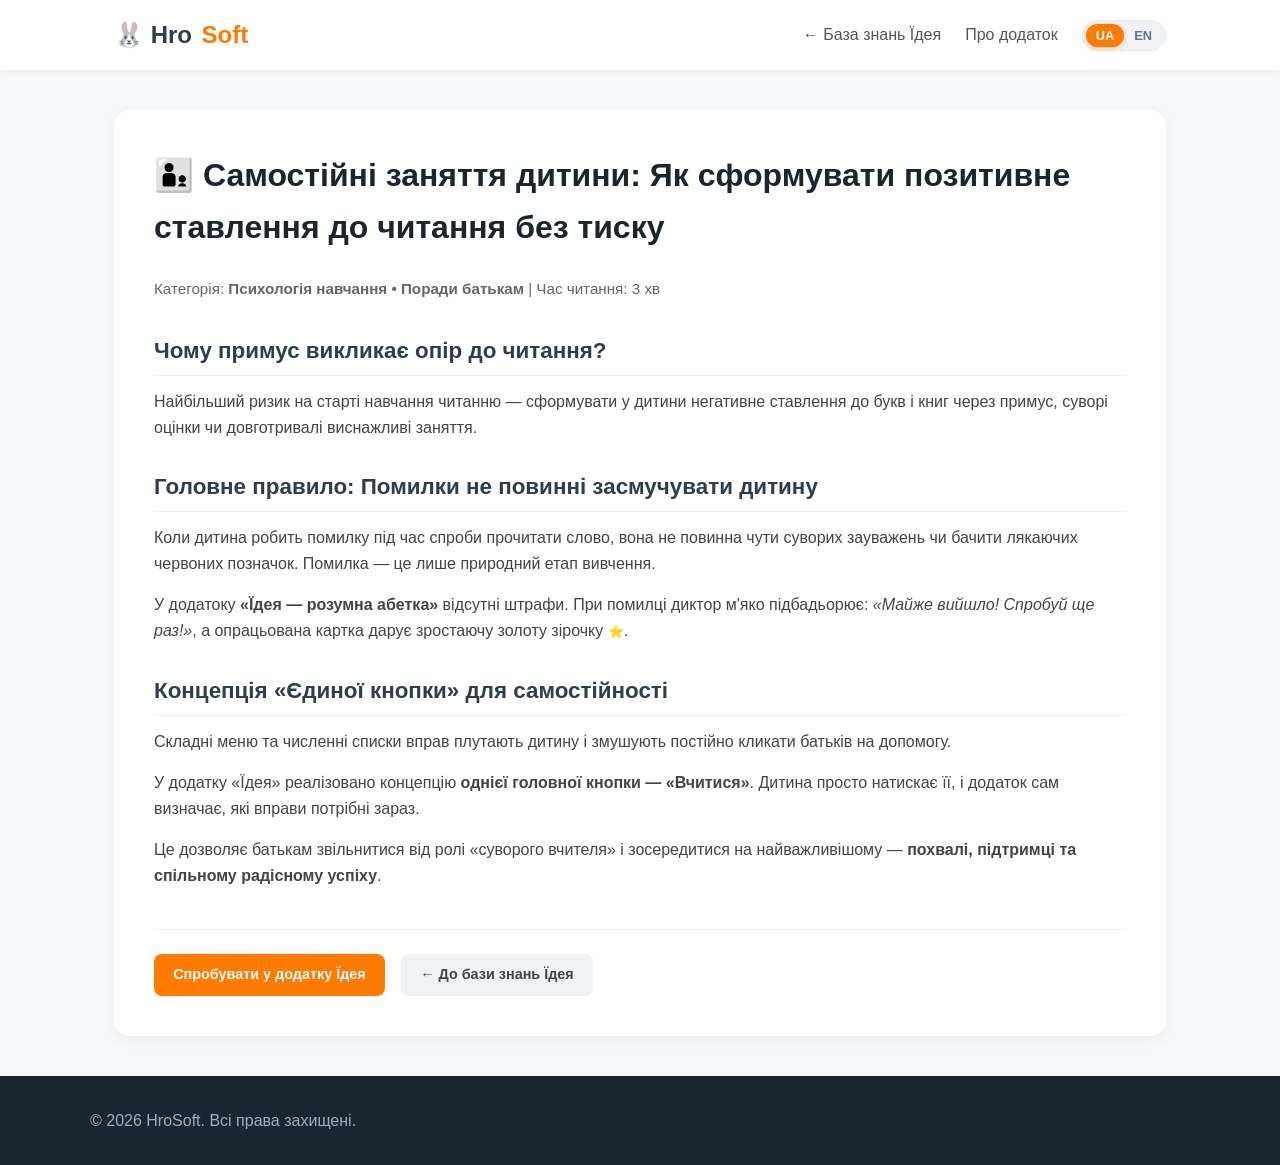
<file: content/alphabet-for-kids/independent-child-learning.html>
<!DOCTYPE html>
<html lang="uk">
<head>
    <meta charset="UTF-8">
    <meta name="viewport" content="width=device-width, initial-scale=1.0">
    <title>Самостійні заняття дитини: як сформувати позитивне ставлення до читання без тиску | Їдея</title>
    <meta name="description" content="Рекомендації для батьків про те, як мотивувати дитину навчатися читати самостійно. Головне правило: помилки не повинні засмучувати дитину.">
    <link rel="stylesheet" href="../../css/style.css">
    <!-- Google Tag Manager / Analytics -->
    <script async src="https://www.googletagmanager.com/gtm.js?id=GTM-NR4KRRZS"></script>
    <script>
      window.dataLayer = window.dataLayer || [];
      function gtag(){dataLayer.push(arguments);}
      gtag('js', new Date());
      gtag('config', 'GTM-NR4KRRZS', { 'allow_google_signals': false });
    </script>
    <script src="../../js/lang-switcher.js" defer></script>
    <script src="../../js/analytics.js" defer></script>
</head>
<body>

    <!-- Header Navigation -->
    <header>
        <div class="nav-container">
            <a href="../../index.html" class="logo">
                🐰 Hro<span>Soft</span>
            </a>
            <ul class="nav-links">
                <li><a href="index.html" data-lang="uk">← База знань Їдея</a><a href="index.html" data-lang="en">← Idea Hub</a></li>
                <li><a href="../../apps/alphabet-for-kids.html" data-lang="uk">Про додаток</a><a href="../../apps/alphabet-for-kids.html" data-lang="en">About App</a></li>
                <li>
                    <div class="lang-switcher">
                        <button class="lang-btn lang-btn-uk active">UA</button>
                        <button class="lang-btn lang-btn-en">EN</button>
                    </div>
                </li>
            </ul>
        </div>
    </header>

    <!-- Main Content Container -->
    <main class="container">

        <article class="doc-content">

            <div data-lang="uk">
                <h1>👨‍👦 Самостійні заняття дитини: Як сформувати позитивне ставлення до читання без тиску</h1>
                <p style="color: #666; font-size: 0.95rem; margin-bottom: 2rem;">
                    Категорія: <strong>Психологія навчання • Поради батькам</strong> | Час читання: 3 хв
                </p>

                <h2>Чому примус викликає опір до читання?</h2>
                <p>
                    Найбільший ризик на старті навчання читанню — сформувати у дитини негативне ставлення до букв і книг через примус, суворі оцінки чи довготривалі виснажливі заняття.
                </p>

                <h2>Головне правило: Помилки не повинні засмучувати дитину</h2>
                <p>
                    Коли дитина робить помилку під час спроби прочитати слово, вона не повинна чути суворих зауважень чи бачити лякаючих червоних позначок. Помилка — це лише природний етап вивчення.
                </p>
                <p>
                    У додатоку <strong>«Їдея — розумна абетка»</strong> відсутні штрафи. При помилці диктор м'яко підбадьорює: <em>«Майже вийшло! Спробуй ще раз!»</em>, а опрацьована картка дарує зростаючу золоту зірочку <code>⭐</code>.
                </p>

                <h2>Концепція «Єдиної кнопки» для самостійності</h2>
                <p>
                    Складні меню та численні списки вправ плутають дитину і змушують постійно кликати батьків на допомогу.
                </p>
                <p>
                    У додатку «Їдея» реалізовано концепцію <strong>однієї головної кнопки — «Вчитися»</strong>. Дитина просто натискає її, і додаток сам визначає, які вправи потрібні зараз.
                </p>
                <p>
                    Це дозволяє батькам звільнитися від ролі «суворого вчителя» і зосередитися на найважливішому — <strong>похвалі, підтримці та спільному радісному успіху</strong>.
                </p>
            </div>

            <div data-lang="en">
                <h1>👨‍👦 Independent Child Practice: Fostering Reading Motivation Without Stress</h1>
                <p style="color: #666; font-size: 0.95rem; margin-bottom: 2rem;">
                    Category: <strong>Parenting Psychology • Child Motivation</strong> | Read time: 3 min
                </p>

                <h2>The Core Principle: Mistakes Should Never Discourage a Child</h2>
                <p>
                    Preschool children respond best to encouraging, error-free positive reinforcement. Punitive scoring or strict corrections build early reading anxiety.
                </p>
                <p>
                    <strong>"Idea - Smart Alphabet for Kids"</strong> replaces penalties with friendly guidance and growing golden star badges (<code>⭐</code>).
                </p>
            </div>

            <div style="margin-top: 2.5rem; padding-top: 1.5rem; border-top: 1px solid #eee; display: flex; gap: 1rem; flex-wrap: wrap;">
                <a href="../../apps/alphabet-for-kids.html" class="btn btn-primary" data-lang="uk">Спробувати у додатку Їдея</a>
                <a href="../../apps/alphabet-for-kids.html" class="btn btn-primary" data-lang="en">Try in Idea App</a>
                <a href="index.html" class="btn btn-secondary" data-lang="uk">← До бази знань Їдея</a>
                <a href="index.html" class="btn btn-secondary" data-lang="en">← Back to Idea Hub</a>
            </div>

        </article>

    </main>

    <!-- Footer -->
    <footer>
        <div class="footer-container">
            <div>
                &copy; 2026 HroSoft. <span data-lang="uk">Всі права захищені.</span><span data-lang="en">All rights reserved.</span>
            </div>
        </div>
    </footer>

</body>
</html>
</file>
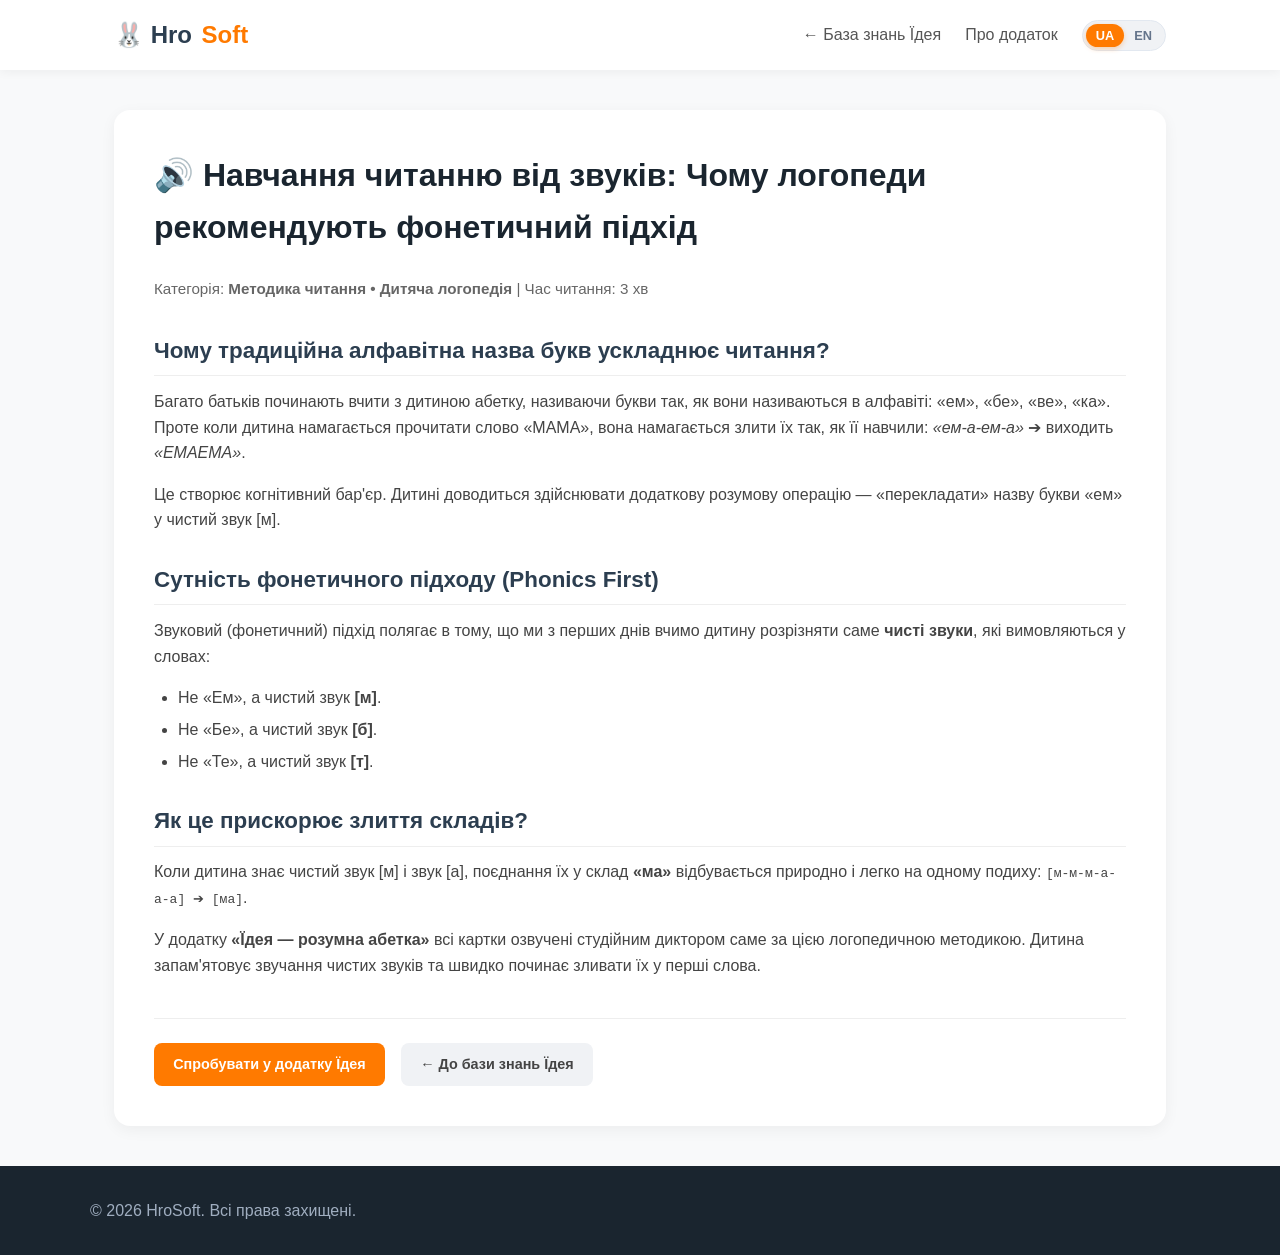
<file: content/alphabet-for-kids/phonics-reading.html>
<!DOCTYPE html>
<html lang="uk">
<head>
    <meta charset="UTF-8">
    <meta name="viewport" content="width=device-width, initial-scale=1.0">
    <title>Навчання читанню від звуків: чому логопеди обирають фонетичний підхід | Їдея</title>
    <meta name="description" content="Експертна стаття про переваги звукового підходу при навчанні читання. Чому важливо вчити звуки ([м]), а не назви букв («ем»).">
    <link rel="stylesheet" href="../../css/style.css">
    <!-- Google Tag Manager / Analytics -->
    <script async src="https://www.googletagmanager.com/gtm.js?id=GTM-NR4KRRZS"></script>
    <script>
      window.dataLayer = window.dataLayer || [];
      function gtag(){dataLayer.push(arguments);}
      gtag('js', new Date());
      gtag('config', 'GTM-NR4KRRZS', { 'allow_google_signals': false });
    </script>
    <script src="../../js/lang-switcher.js" defer></script>
    <script src="../../js/analytics.js" defer></script>

    <!-- Schema.org Article Structured Data -->
    <script type="application/ld+json">
    {
      "@context": "https://schema.org",
      "@type": "TechArticle",
      "headline": "Навчання читанню від звуків: чому логопеди обирають фонетичний підхід",
      "description": "Аналіз звукового методу навчання читання для дітей 5–8 років. Чому вивчення звуків прискорює злиття складів у 3 рази.",
      "author": {
        "@type": "Organization",
        "name": "HroSoft Educational Research"
      },
      "publisher": {
        "@type": "Organization",
        "name": "HroSoft",
        "logo": {
          "@type": "ImageObject",
          "url": "https://hrosoft.com.ua/img/alphabet-for-kids_app-icon.png"
        }
      },
      "mainEntityOfPage": "https://hrosoft.com.ua/content/alphabet-for-kids/phonics-reading.html"
    }
    </script>
</head>
<body>

    <!-- Header Navigation -->
    <header>
        <div class="nav-container">
            <a href="../../index.html" class="logo">
                🐰 Hro<span>Soft</span>
            </a>
            <ul class="nav-links">
                <li><a href="index.html" data-lang="uk">← База знань Їдея</a><a href="index.html" data-lang="en">← Idea Hub</a></li>
                <li><a href="../../apps/alphabet-for-kids.html" data-lang="uk">Про додаток</a><a href="../../apps/alphabet-for-kids.html" data-lang="en">About App</a></li>
                <li>
                    <div class="lang-switcher">
                        <button class="lang-btn lang-btn-uk active">UA</button>
                        <button class="lang-btn lang-btn-en">EN</button>
                    </div>
                </li>
            </ul>
        </div>
    </header>

    <!-- Main Content Container -->
    <main class="container">

        <article class="doc-content">

            <div data-lang="uk">
                <h1>🔊 Навчання читанню від звуків: Чому логопеди рекомендують фонетичний підхід</h1>
                <p style="color: #666; font-size: 0.95rem; margin-bottom: 2rem;">
                    Категорія: <strong>Методика читання • Дитяча логопедія</strong> | Час читання: 3 хв
                </p>

                <h2>Чому традиційна алфавітна назва букв ускладнює читання?</h2>
                <p>
                    Багато батьків починають вчити з дитиною абетку, називаючи букви так, як вони називаються в алфавіті: «ем», «бе», «ве», «ка».
                    Проте коли дитина намагається прочитати слово «МАМА», вона намагається злити їх так, як її навчили: <em>«ем-а-ем-а»</em> ➔ виходить <em>«ЕМАЕМА»</em>.
                </p>
                <p>
                    Це створює когнітивний бар'єр. Дитині доводиться здійснювати додаткову розумову операцію — «перекладати» назву букви «ем» у чистий звук [м].
                </p>

                <h2>Сутність фонетичного підходу (Phonics First)</h2>
                <p>
                    Звуковий (фонетичний) підхід полягає в тому, що ми з перших днів вчимо дитину розрізняти саме <strong>чисті звуки</strong>, які вимовляються у словах:
                </p>
                <ul>
                    <li>Не «Ем», а чистий звук <strong>[м]</strong>.</li>
                    <li>Не «Бе», а чистий звук <strong>[б]</strong>.</li>
                    <li>Не «Те», а чистий звук <strong>[т]</strong>.</li>
                </ul>

                <h2>Як це прискорює злиття складів?</h2>
                <p>
                    Коли дитина знає чистий звук [м] і звук [а], поєднання їх у склад <strong>«ма»</strong> відбувається природно і легко на одному подиху: <code>[м-м-м-а-а-а] ➔ [ма]</code>.
                </p>
                <p>
                    У додатку <strong>«Їдея — розумна абетка»</strong> всі картки озвучені студійним диктором саме за цією логопедичною методикою. Дитина запам'ятовує звучання чистих звуків та швидко починає зливати їх у перші слова.
                </p>
            </div>

            <div data-lang="en">
                <h1>🔊 Learning to Read from Sounds: Why Phonics First Works Best</h1>
                <p style="color: #666; font-size: 0.95rem; margin-bottom: 2rem;">
                    Category: <strong>Reading Methodology • Speech Therapy</strong> | Read time: 3 min
                </p>

                <h2>Why Traditional Alphabet Letter Names Hinder Early Reading</h2>
                <p>
                    Many parents start by teaching letter names: "em", "bee", "cee". However, when a child tries to blend "M-A-M-A", pronouncing "em-a-em-a" leads to confusion instead of the word "MAMA".
                </p>

                <h2>The Essence of the Phonics-First Approach</h2>
                <p>
                    Phonics teaches children pure spoken sounds from day one:
                </p>
                <ul>
                    <li>Pure sound <strong>[m]</strong> instead of "Em".</li>
                    <li>Pure sound <strong>[b]</strong> instead of "Bee".</li>
                    <li>Pure sound <strong>[t]</strong> instead of "Tee".</li>
                </ul>

                <p>
                    In <strong>"Idea - Smart Alphabet for Kids"</strong>, every sound and syllable tile is studio-narrated following pure phonics rules, enabling seamless sound blending.
                </p>
            </div>

            <div style="margin-top: 2.5rem; padding-top: 1.5rem; border-top: 1px solid #eee; display: flex; gap: 1rem; flex-wrap: wrap;">
                <a href="../../apps/alphabet-for-kids.html" class="btn btn-primary" data-lang="uk">Спробувати у додатку Їдея</a>
                <a href="../../apps/alphabet-for-kids.html" class="btn btn-primary" data-lang="en">Try in Idea App</a>
                <a href="index.html" class="btn btn-secondary" data-lang="uk">← До бази знань Їдея</a>
                <a href="index.html" class="btn btn-secondary" data-lang="en">← Back to Idea Hub</a>
            </div>

        </article>

    </main>

    <!-- Footer -->
    <footer>
        <div class="footer-container">
            <div>
                &copy; 2026 HroSoft. <span data-lang="uk">Всі права захищені.</span><span data-lang="en">All rights reserved.</span>
            </div>
        </div>
    </footer>

</body>
</html>
</file>
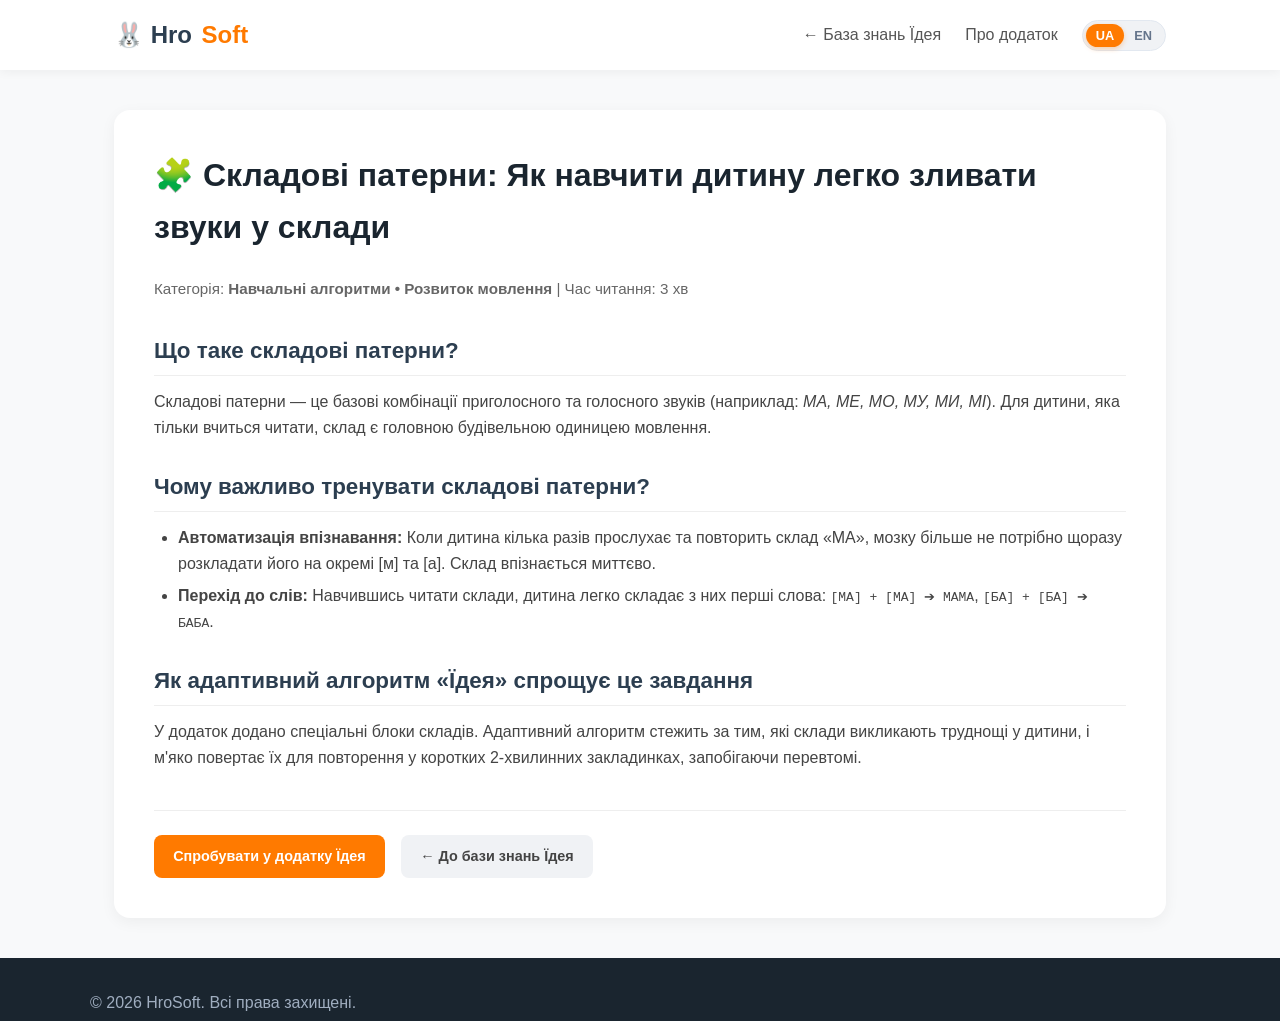
<file: content/alphabet-for-kids/syllable-patterns.html>
<!DOCTYPE html>
<html lang="uk">
<head>
    <meta charset="UTF-8">
    <meta name="viewport" content="width=device-width, initial-scale=1.0">
    <title>Складові патерни: як навчити дитину легко зливати звуки у склади | Їдея</title>
    <meta name="description" content="Як регулярна практика повторення складових патернів допомагає дитині перейти від окремих букв до читання слів.">
    <link rel="stylesheet" href="../../css/style.css">
    <!-- Google Tag Manager / Analytics -->
    <script async src="https://www.googletagmanager.com/gtm.js?id=GTM-NR4KRRZS"></script>
    <script>
      window.dataLayer = window.dataLayer || [];
      function gtag(){dataLayer.push(arguments);}
      gtag('js', new Date());
      gtag('config', 'GTM-NR4KRRZS', { 'allow_google_signals': false });
    </script>
    <script src="../../js/lang-switcher.js" defer></script>
    <script src="../../js/analytics.js" defer></script>
</head>
<body>

    <!-- Header Navigation -->
    <header>
        <div class="nav-container">
            <a href="../../index.html" class="logo">
                🐰 Hro<span>Soft</span>
            </a>
            <ul class="nav-links">
                <li><a href="index.html" data-lang="uk">← База знань Їдея</a><a href="index.html" data-lang="en">← Idea Hub</a></li>
                <li><a href="../../apps/alphabet-for-kids.html" data-lang="uk">Про додаток</a><a href="../../apps/alphabet-for-kids.html" data-lang="en">About App</a></li>
                <li>
                    <div class="lang-switcher">
                        <button class="lang-btn lang-btn-uk active">UA</button>
                        <button class="lang-btn lang-btn-en">EN</button>
                    </div>
                </li>
            </ul>
        </div>
    </header>

    <!-- Main Content Container -->
    <main class="container">

        <article class="doc-content">

            <div data-lang="uk">
                <h1>🧩 Складові патерни: Як навчити дитину легко зливати звуки у склади</h1>
                <p style="color: #666; font-size: 0.95rem; margin-bottom: 2rem;">
                    Категорія: <strong>Навчальні алгоритми • Розвиток мовлення</strong> | Час читання: 3 хв
                </p>

                <h2>Що таке складові патерни?</h2>
                <p>
                    Складові патерни — це базові комбінації приголосного та голосного звуків (наприклад: <em>МА, МЕ, МО, МУ, МИ, МІ</em>).
                    Для дитини, яка тільки вчиться читати, склад є головною будівельною одиницею мовлення.
                </p>

                <h2>Чому важливо тренувати складові патерни?</h2>
                <ul>
                    <li><strong>Автоматизація впізнавання:</strong> Коли дитина кілька разів прослухає та повторить склад «МА», мозку більше не потрібно щоразу розкладати його на окремі [м] та [а]. Склад впізнається миттєво.</li>
                    <li><strong>Перехід до слів:</strong> Навчившись читати склади, дитина легко складає з них перші слова: <code>[МА] + [МА] ➔ МАМА</code>, <code>[БА] + [БА] ➔ БАБА</code>.</li>
                </ul>

                <h2>Як адаптивний алгоритм «Їдея» спрощує це завдання</h2>
                <p>
                    У додаток додано спеціальні блоки складів. Адаптивний алгоритм стежить за тим, які склади викликають труднощі у дитини, і м'яко повертає їх для повторення у коротких 2-хвилинних закладинках, запобігаючи перевтомі.
                </p>
            </div>

            <div data-lang="en">
                <h1>🧩 Syllable Patterns: Transitioning Seamlessly from Sounds to Words</h1>
                <p style="color: #666; font-size: 0.95rem; margin-bottom: 2rem;">
                    Category: <strong>Learning Algorithms • Phonics</strong> | Read time: 3 min
                </p>

                <h2>Understanding Syllable Pattern Recognition</h2>
                <p>
                    Syllable patterns combine consonants and vowels (e.g. <em>MA, ME, MO, MU</em>). Practicing syllable groups enables automatic recognition without letter-by-letter decoding.
                </p>
            </div>

            <div style="margin-top: 2.5rem; padding-top: 1.5rem; border-top: 1px solid #eee; display: flex; gap: 1rem; flex-wrap: wrap;">
                <a href="../../apps/alphabet-for-kids.html" class="btn btn-primary" data-lang="uk">Спробувати у додатку Їдея</a>
                <a href="../../apps/alphabet-for-kids.html" class="btn btn-primary" data-lang="en">Try in Idea App</a>
                <a href="index.html" class="btn btn-secondary" data-lang="uk">← До бази знань Їдея</a>
                <a href="index.html" class="btn btn-secondary" data-lang="en">← Back to Idea Hub</a>
            </div>

        </article>

    </main>

    <!-- Footer -->
    <footer>
        <div class="footer-container">
            <div>
                &copy; 2026 HroSoft. <span data-lang="uk">Всі права захищені.</span><span data-lang="en">All rights reserved.</span>
            </div>
        </div>
    </footer>

</body>
</html>
</file>
<file: css/style.css>
/* Global Reset & Base Styles */
* {
    box-sizing: border-box;
    margin: 0;
    padding: 0;
}

body {
    font-family: -apple-system, BlinkMacSystemFont, "Segoe UI", Roboto, Helvetica, Arial, sans-serif;
    line-height: 1.6;
    color: #2c3e50;
    background-color: #f8f9fa;
    display: flex;
    flex-direction: column;
    min-height: 100vh;
}

a {
    color: #4A90E2;
    text-decoration: none;
    transition: color 0.2s ease-in-out;
}

a:hover {
    color: #2a65a0;
    text-decoration: underline;
}

/* Header & Navigation */
header {
    background: #ffffff;
    box-shadow: 0 2px 10px rgba(0, 0, 0, 0.05);
    position: sticky;
    top: 0;
    z-index: 1000;
}

.nav-container {
    max-width: 1100px;
    margin: 0 auto;
    padding: 1rem 1.5rem;
    display: flex;
    justify-content: space-between;
    align-items: center;
}

.logo {
    font-size: 1.5rem;
    font-weight: 700;
    color: #2c3e50;
    display: flex;
    align-items: center;
    gap: 0.6rem;
    text-decoration: none;
}

.logo img {
    height: 38px;
    width: 38px;
    border-radius: 8px;
    object-fit: cover;
    box-shadow: 0 2px 6px rgba(0, 0, 0, 0.1);
}

.logo span {
    color: #FF7A00; /* Vibrant Orange accent */
}

.nav-links {
    display: flex;
    list-style: none;
    gap: 1.5rem;
    align-items: center;
}

.nav-links a {
    font-weight: 500;
    color: #555;
}

.nav-links a:hover {
    color: #FF7A00;
    text-decoration: none;
}

/* Language Switcher Pill Button */
.lang-switcher {
    display: inline-flex;
    background: #f0f2f5;
    border-radius: 20px;
    padding: 3px;
    border: 1px solid #e2e8f0;
}

.lang-btn {
    padding: 4px 10px;
    font-size: 0.8rem;
    font-weight: 700;
    border-radius: 16px;
    color: #64748b;
    cursor: pointer;
    border: none;
    background: transparent;
    transition: all 0.2s ease;
    text-decoration: none !important;
}

.lang-btn.active {
    background: #FF7A00;
    color: #ffffff !important;
    box-shadow: 0 2px 5px rgba(255, 122, 0, 0.3);
}

/* Container */
.container {
    max-width: 1100px;
    margin: 0 auto;
    padding: 2.5rem 1.5rem;
    flex: 1;
}

/* Hero Section */
.hero {
    text-align: center;
    padding: 3rem 1.5rem;
    background: linear-gradient(135deg, #FFF6EE 0%, #EBF4FF 100%);
    border-radius: 16px;
    margin-bottom: 3rem;
}

.hero h1 {
    font-size: 2.5rem;
    color: #1a252f;
    margin-bottom: 1rem;
}

.hero p {
    font-size: 1.2rem;
    color: #555;
    max-width: 700px;
    margin: 0 auto;
}

/* App Cards Grid */
.section-title {
    font-size: 1.8rem;
    margin-bottom: 1.5rem;
    color: #1a252f;
    border-bottom: 2px solid #eee;
    padding-bottom: 0.5rem;
}

.app-grid {
    display: grid;
    grid-template-columns: repeat(auto-fill, minmax(300px, 1fr));
    gap: 2rem;
    margin-bottom: 3rem;
}

.app-card {
    background: #ffffff;
    border-radius: 16px;
    padding: 1.8rem;
    box-shadow: 0 4px 15px rgba(0, 0, 0, 0.05);
    display: flex;
    flex-direction: column;
    transition: transform 0.2s ease, box-shadow 0.2s ease;
}

.app-card:hover {
    transform: translateY(-5px);
    box-shadow: 0 8px 25px rgba(0, 0, 0, 0.1);
}

.app-header {
    display: flex;
    align-items: center;
    gap: 1rem;
    margin-bottom: 1rem;
}

.app-icon, .app-icon-blue {
    width: 64px;
    height: 64px;
    background: #FF7A00;
    color: white;
    font-size: 2rem;
    display: flex;
    align-items: center;
    justify-content: center;
    border-radius: 14px;
    font-weight: bold;
}

.app-icon-blue {
    background: #2596be;
    color: #ffe54b;
}

.app-icon-img {
    width: 64px;
    height: 64px;
    border-radius: 14px;
    object-fit: cover;
    box-shadow: 0 2px 8px rgba(0, 0, 0, 0.12);
}

.app-icon-img-large {
    width: 80px;
    height: 80px;
    border-radius: 18px;
    object-fit: cover;
    box-shadow: 0 4px 12px rgba(0, 0, 0, 0.15);
}

.app-title h3 {
    font-size: 1.3rem;
    color: #2c3e50;
}

.app-badge {
    font-size: 0.75rem;
    background: #e1f5fe;
    color: #0288d1;
    padding: 0.2rem 0.6rem;
    border-radius: 12px;
    font-weight: 600;
    display: inline-block;
}

.app-desc {
    color: #666;
    margin-bottom: 1.5rem;
    flex: 1;
    font-size: 0.95rem;
}

.app-actions {
    display: flex;
    flex-wrap: wrap;
    gap: 0.8rem;
}

.btn {
    display: inline-block;
    padding: 0.6rem 1.2rem;
    border-radius: 8px;
    font-weight: 600;
    font-size: 0.9rem;
    text-align: center;
    cursor: pointer;
    border: none;
    transition: background 0.2s ease;
}

.btn-primary {
    background: #FF7A00;
    color: #fff !important;
}

.btn-primary:hover {
    background: #e06c00;
    text-decoration: none;
}

.btn-secondary {
    background: #f0f2f5;
    color: #444 !important;
}

.btn-secondary:hover {
    background: #e2e5e9;
    text-decoration: none;
}

/* Google Play Store Badge Button */
.btn-playstore {
    background: #000000;
    color: #ffffff !important;
    display: inline-flex;
    align-items: center;
    gap: 0.6rem;
    padding: 0.65rem 1.4rem;
    border-radius: 10px;
    font-weight: 600;
    box-shadow: 0 4px 14px rgba(0,0,0,0.18);
    transition: transform 0.2s ease, background 0.2s ease;
}

.btn-playstore:hover {
    background: #1a1a1a;
    transform: translateY(-2px);
    text-decoration: none;
}

.btn-playstore svg {
    width: 22px;
    height: 22px;
}

/* Screenshot Gallery */
.screenshot-gallery-container {
    margin: 2rem 0;
}

.screenshot-gallery {
    display: flex;
    gap: 1.2rem;
    overflow-x: auto;
    padding: 0.5rem 0.2rem 1.5rem 0.2rem;
    scroll-behavior: smooth;
    -webkit-overflow-scrolling: touch;
}

.screenshot-gallery::-webkit-scrollbar {
    height: 8px;
}

.screenshot-gallery::-webkit-scrollbar-track {
    background: #edf2f7;
    border-radius: 4px;
}

.screenshot-gallery::-webkit-scrollbar-thumb {
    background: #cbd5e0;
    border-radius: 4px;
}

.screenshot-gallery::-webkit-scrollbar-thumb:hover {
    background: #a0aec0;
}

.screenshot-item {
    flex: 0 0 auto;
    width: 220px;
    border-radius: 16px;
    overflow: hidden;
    box-shadow: 0 6px 18px rgba(0, 0, 0, 0.1);
    transition: transform 0.2s ease;
}

.screenshot-item:hover {
    transform: translateY(-4px);
}

.screenshot-item img {
    width: 100%;
    height: auto;
    display: block;
    border-radius: 16px;
}

/* ==========================================
   VIDEO CAROUSEL STYLES
   ========================================== */
.carousel-container {
    position: relative;
    max-width: 800px;
    margin: 2.5rem auto;
    overflow: hidden;
    border-radius: 20px;
    box-shadow: 0 10px 30px rgba(0, 0, 0, 0.08);
    background: #ffffff;
}

.carousel-track {
    display: flex;
    transition: transform 0.4s ease-in-out;
}

.carousel-slide {
    min-width: 100%;
    box-sizing: border-box;
    padding: 2rem;
    text-align: center;
}

.video-placeholder-wrapper {
    position: relative;
    width: 100%;
    max-width: 600px;
    aspect-ratio: 16 / 9;
    margin: 0 auto 1.5rem auto;
    border-radius: 16px;
    overflow: hidden;
    background: #1a252f;
    box-shadow: 0 6px 20px rgba(0, 0, 0, 0.15);
    cursor: pointer;
}

.video-placeholder-wrapper img {
    width: 100%;
    height: 100%;
    object-fit: cover;
    opacity: 0.85;
    transition: opacity 0.3s ease;
}

.video-placeholder-wrapper:hover img {
    opacity: 0.95;
}

.play-overlay-button {
    position: absolute;
    top: 50%;
    left: 50%;
    transform: translate(-50%, -50%);
    width: 68px;
    height: 68px;
    background: rgba(255, 122, 0, 0.9);
    border-radius: 50%;
    display: flex;
    align-items: center;
    justify-content: center;
    color: #ffffff;
    font-size: 2rem;
    box-shadow: 0 4px 15px rgba(255, 122, 0, 0.4);
    transition: transform 0.2s ease, background 0.2s ease;
}

.video-placeholder-wrapper:hover .play-overlay-button {
    transform: translate(-50%, -50%) scale(1.1);
    background: #FF7A00;
}

.slide-caption {
    font-size: 1.1rem;
    color: #444;
    font-weight: 500;
    line-height: 1.5;
    max-width: 650px;
    margin: 0 auto;
}

.carousel-controls {
    display: flex;
    align-items: center;
    justify-content: space-between;
    padding: 1rem 2rem 1.5rem 2rem;
}

.carousel-btn {
    background: #ffffff;
    border: 2px solid #e2e8f0;
    width: 44px;
    height: 44px;
    border-radius: 50%;
    font-size: 1.3rem;
    color: #2c3e50;
    cursor: pointer;
    display: flex;
    align-items: center;
    justify-content: center;
    transition: all 0.2s ease;
}

.carousel-btn:hover:not(:disabled) {
    background: #FF7A00;
    color: #ffffff;
    border-color: #FF7A00;
}

.carousel-btn:disabled {
    opacity: 0.3;
    cursor: not-allowed;
}

.carousel-dots {
    display: flex;
    gap: 0.5rem;
}

.carousel-dot {
    width: 10px;
    height: 10px;
    border-radius: 50%;
    background: #cbd5e0;
    border: none;
    cursor: pointer;
    transition: all 0.3s ease;
}

.carousel-dot.active {
    background: #FF7A00;
    width: 24px;
    border-radius: 12px;
}


/* ==========================================
   HERO 3D FLIP CARD STYLES
   ========================================== */
.hero-flip-card {
    width: 100%;
    max-width: 280px;
    height: 480px;
    perspective: 1000px;
    cursor: pointer;
    margin: 0 auto;
}

.hero-flip-inner {
    position: relative;
    width: 100%;
    height: 100%;
    text-align: center;
    transition: transform 0.6s cubic-bezier(0.4, 0, 0.2, 1);
    transform-style: preserve-3d;
}

.hero-flip-card:hover .hero-flip-inner,
.hero-flip-card.flipped .hero-flip-inner {
    transform: rotateY(180deg);
}

.hero-flip-front,
.hero-flip-back {
    position: absolute;
    width: 100%;
    height: 100%;
    -webkit-backface-visibility: hidden;
    backface-visibility: hidden;
    border-radius: 24px;
    overflow: hidden;
    box-shadow: 0 12px 35px rgba(0,0,0,0.15);
    border: 4px solid #ffffff;
    background: #ffffff;
}

.hero-flip-front img,
.hero-flip-back img {
    width: 100%;
    height: 100%;
    object-fit: cover;
    display: block;
}

.hero-flip-back {
    transform: rotateY(180deg);
}

/* ==========================================
   3D FLIP CARDS STYLES (BENEFITS)
   ========================================== */
.flip-cards-grid {
    display: grid;
    grid-template-columns: repeat(auto-fill, minmax(280px, 1fr));
    gap: 1.8rem;
    margin: 2.5rem 0;
}

.flip-card {
    background-color: transparent;
    width: 100%;
    height: 220px;
    perspective: 1000px;
    cursor: pointer;
}

.flip-card-inner {
    position: relative;
    width: 100%;
    height: 100%;
    text-align: center;
    transition: transform 0.6s cubic-bezier(0.4, 0, 0.2, 1);
    transform-style: preserve-3d;
    border-radius: 16px;
    box-shadow: 0 4px 15px rgba(0, 0, 0, 0.06);
}

@media (hover: hover) {
    .flip-card:hover .flip-card-inner {
        transform: rotateY(180deg);
    }
}

.flip-card.flipped .flip-card-inner {
    transform: rotateY(180deg);
}

.flip-card-front,
.flip-card-back {
    position: absolute;
    width: 100%;
    height: 100%;
    -webkit-backface-visibility: hidden;
    backface-visibility: hidden;
    border-radius: 16px;
    padding: 1.8rem;
    display: flex;
    flex-direction: column;
    justify-content: center;
    align-items: center;
    box-sizing: border-box;
}

.flip-card-front {
    background: #ffffff;
    border: 2px solid #edf2f7;
    color: #1a252f;
}

.flip-card-front h3 {
    font-size: 1.3rem;
    color: #2c3e50;
    margin-bottom: 0.8rem;
}

.flip-hint {
    font-size: 0.8rem;
    color: #FF7A00;
    font-weight: 600;
    display: inline-block;
    background: #FFF6EE;
    padding: 0.3rem 0.8rem;
    border-radius: 12px;
}

.flip-card-back {
    background: linear-gradient(135deg, #1a252f 0%, #2c3e50 100%);
    color: #ffffff;
    transform: rotateY(180deg);
}

.flip-card-back p {
    font-size: 0.95rem;
    line-height: 1.5;
    color: #e2e8f0;
}


/* ==========================================
   4-STEP LEARNING FLOW STYLES
   ========================================== */
.steps-grid {
    display: grid;
    grid-template-columns: repeat(auto-fill, minmax(220px, 1fr));
    gap: 1.5rem;
    margin: 2.5rem 0;
}

.step-card {
    background: #ffffff;
    border-radius: 16px;
    padding: 1.8rem;
    text-align: center;
    box-shadow: 0 4px 15px rgba(0, 0, 0, 0.05);
    border-top: 4px solid #FF7A00;
    position: relative;
}

.step-number {
    position: absolute;
    top: -16px;
    left: 50%;
    transform: translateX(-50%);
    width: 32px;
    height: 32px;
    background: #FF7A00;
    color: #ffffff;
    font-weight: 700;
    border-radius: 50%;
    display: flex;
    align-items: center;
    justify-content: center;
    font-size: 0.9rem;
    box-shadow: 0 2px 8px rgba(255, 122, 0, 0.4);
}

.step-card h3 {
    font-size: 1.2rem;
    margin-top: 0.5rem;
    margin-bottom: 0.6rem;
    color: #1a252f;
}

.step-card p {
    font-size: 0.9rem;
    color: #666;
    line-height: 1.4;
}

/* ==========================================
   FOUNDER'S STORY BOX STYLES
   ========================================== */
.story-box {
    background: #ffffff;
    border-radius: 20px;
    padding: 2.5rem;
    box-shadow: 0 6px 20px rgba(0, 0, 0, 0.05);
    border-left: 6px solid #FF7A00;
    margin: 3rem 0;
}

.story-box p {
    font-size: 1.05rem;
    line-height: 1.7;
    color: #444;
    margin-bottom: 1.2rem;
}

.story-box p:last-child {
    margin-bottom: 0;
}

.story-box strong {
    color: #1a252f;
}

/* Placeholder App Card */
.app-card.placeholder {
    border: 2px dashed #ccc;
    background: transparent;
    box-shadow: none;
    justify-content: center;
    align-items: center;
    text-align: center;
    color: #888;
    min-height: 220px;
}

.app-card.placeholder:hover {
    transform: none;
    box-shadow: none;
}

/* Document Page Styles */
.doc-content {
    background: #ffffff;
    padding: 2.5rem;
    border-radius: 16px;
    box-shadow: 0 4px 15px rgba(0, 0, 0, 0.05);
}

.doc-content h1 {
    font-size: 2rem;
    margin-bottom: 1.5rem;
    color: #1a252f;
}

.doc-content h2 {
    font-size: 1.4rem;
    margin-top: 1.8rem;
    margin-bottom: 0.8rem;
    color: #2c3e50;
    border-bottom: 1px solid #eee;
    padding-bottom: 0.4rem;
}

.doc-content p, .doc-content ul {
    margin-bottom: 1rem;
    color: #444;
}

.doc-content ul {
    padding-left: 1.5rem;
}

.doc-content li {
    margin-bottom: 0.4rem;
}

.placeholder-box {
    background: #fff8e1;
    border-left: 4px solid #ffb300;
    padding: 1rem 1.2rem;
    margin: 1.5rem 0;
    border-radius: 0 8px 8px 0;
    font-style: italic;
    color: #5d4037;
}

/* Footer */
footer {
    background: #1a252f;
    color: #a0aec0;
    padding: 2rem 1.5rem;
    margin-top: auto;
}

.footer-container {
    max-width: 1100px;
    margin: 0 auto;
    display: flex;
    flex-wrap: wrap;
    justify-content: space-between;
    align-items: center;
    gap: 1rem;
}

.footer-links a {
    color: #a0aec0;
    margin-left: 1.5rem;
}

.footer-links a:hover {
    color: #ffffff;
}

/* Mobile Responsive */
@media (max-width: 768px) {
    html, body {
        overflow-x: hidden;
        width: 100%;
    }

    .nav-container {
        flex-direction: column;
        gap: 0.8rem;
        padding: 0.8rem 1rem;
        max-width: 100%;
    }

    .nav-links {
        gap: 1rem;
        flex-wrap: wrap;
        justify-content: center;
        font-size: 0.9rem;
    }

    .container {
        padding: 1rem 0.75rem;
        max-width: 100%;
        overflow-x: hidden;
    }

    .hero {
        padding: 1.5rem 0.75rem !important;
        text-align: center !important;
        border-radius: 12px;
        margin-bottom: 2rem;
        max-width: 100%;
    }

    .hero > div[style*="flex"] {
        flex-direction: column !important;
        text-align: center !important;
        align-items: center !important;
        gap: 1rem !important;
    }

    .hero > div[style*="flex"] > div {
        min-width: 0 !important;
        width: 100% !important;
        max-width: 100% !important;
    }

    .hero h1 {
        font-size: 1.5rem !important;
    }

    .hero p {
        font-size: 0.95rem !important;
    }

    .section-title {
        font-size: 1.35rem;
    }

    .app-grid {
        grid-template-columns: 1fr;
        gap: 1rem;
    }

    .app-card {
        padding: 1.2rem;
    }

    .flip-cards-grid {
        grid-template-columns: 1fr;
        gap: 1rem;
    }

    .flip-card {
        height: 150px; /* Make compact so short text doesn't look lost */
        width: 100%;
    }

    .flip-card-front, .flip-card-back {
        padding: 1rem 1.2rem;
    }

    .flip-card-front h3 {
        font-size: 1.15rem;
    }

    .flip-card-back p {
        font-size: 0.9rem;
    }

    .steps-grid {
        grid-template-columns: 1fr;
        gap: 1.2rem;
    }

    .step-card {
        padding: 1.2rem 1rem;
    }

    .story-box {
        padding: 1.2rem 1rem;
        margin: 1.5rem 0;
    }

    .story-box p {
        font-size: 0.95rem;
    }

    .doc-content {
        padding: 1.2rem;
    }

    .carousel-container {
        max-width: 100%;
        border-radius: 14px;
    }

    .carousel-slide {
        padding: 0.8rem;
    }

    .carousel-controls {
        padding: 0.6rem 0.8rem 1rem 0.8rem;
    }

    .footer-container {
        flex-direction: column;
        text-align: center;
    }

    .footer-links {
        display: flex;
        flex-wrap: wrap;
        justify-content: center;
        gap: 0.8rem;
    }

    .footer-links a {
        margin-left: 0;
        margin: 0 0.4rem;
    }
}

@media (max-width: 480px) {
    .hero h1 {
        font-size: 1.35rem !important;
    }

    .flip-card {
        height: 130px;
    }

    .flip-card-front h3 {
        font-size: 1.05rem;
    }
}
</file>
